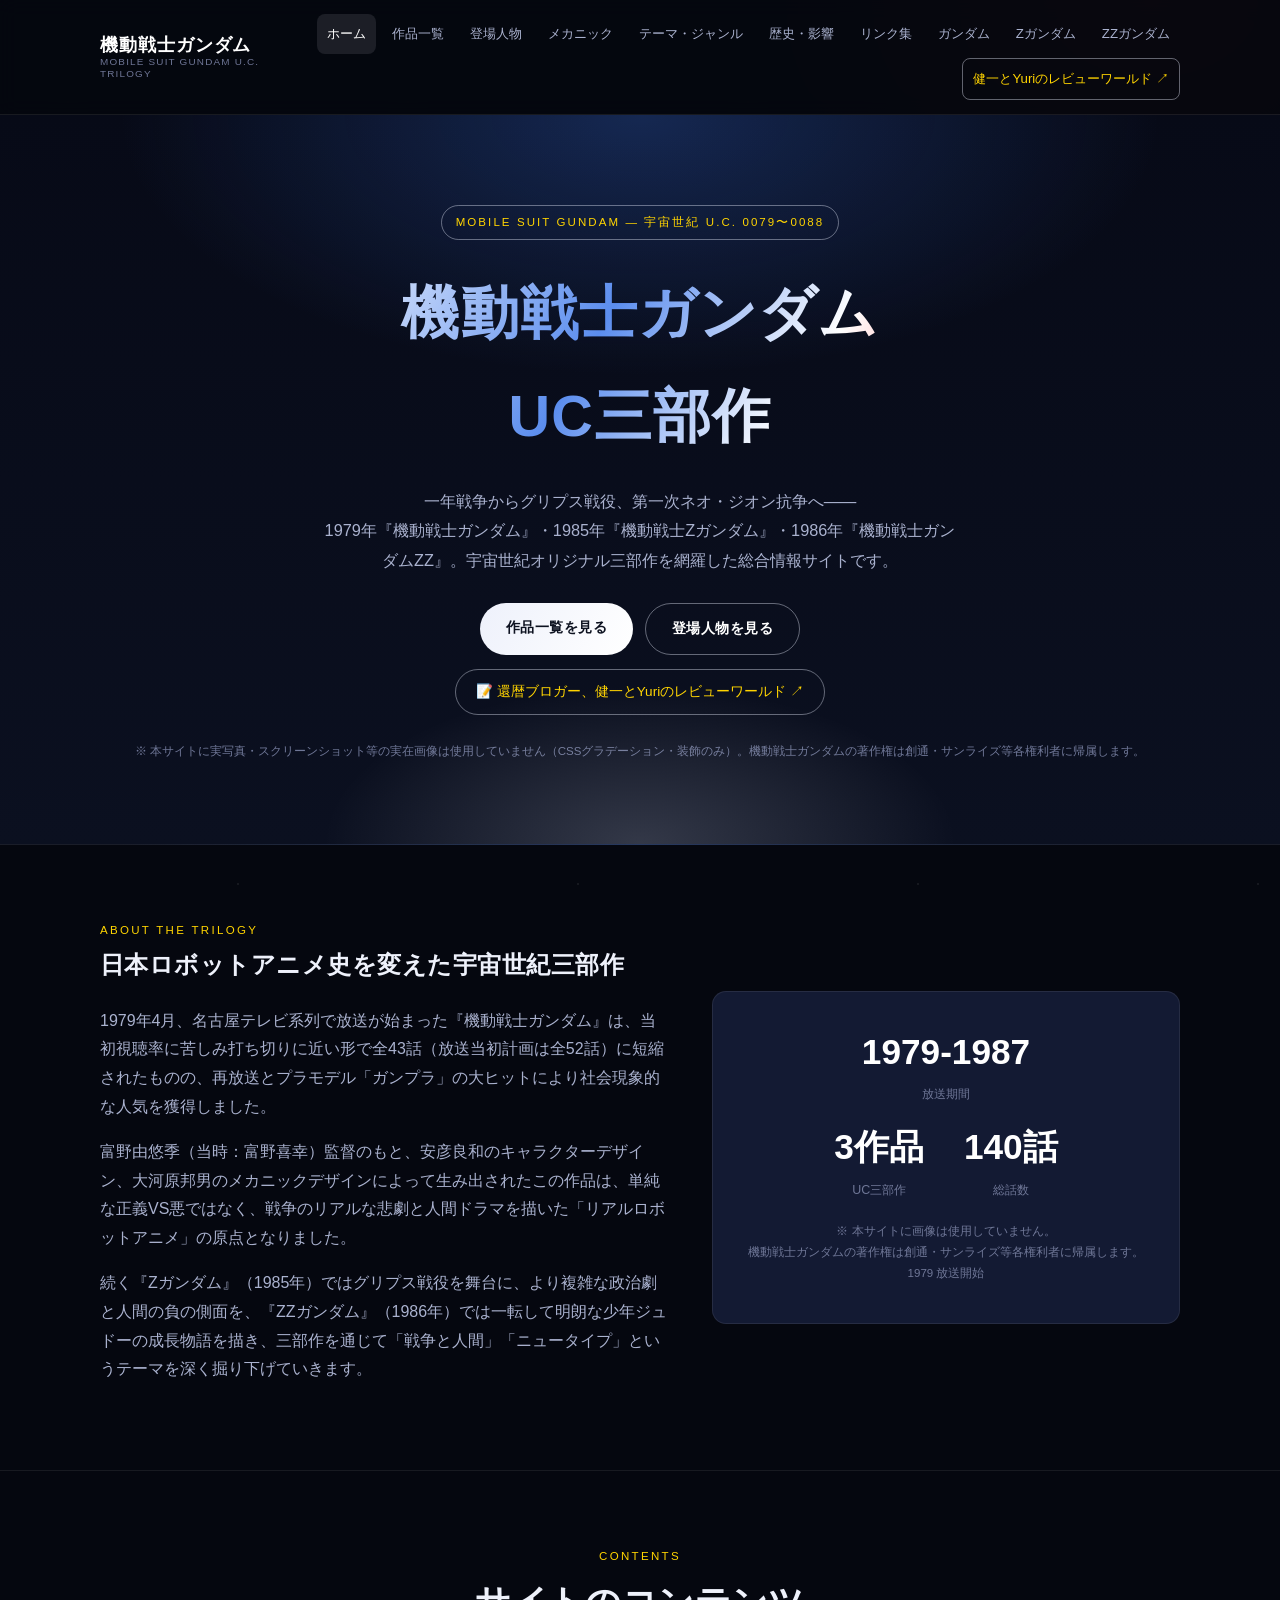
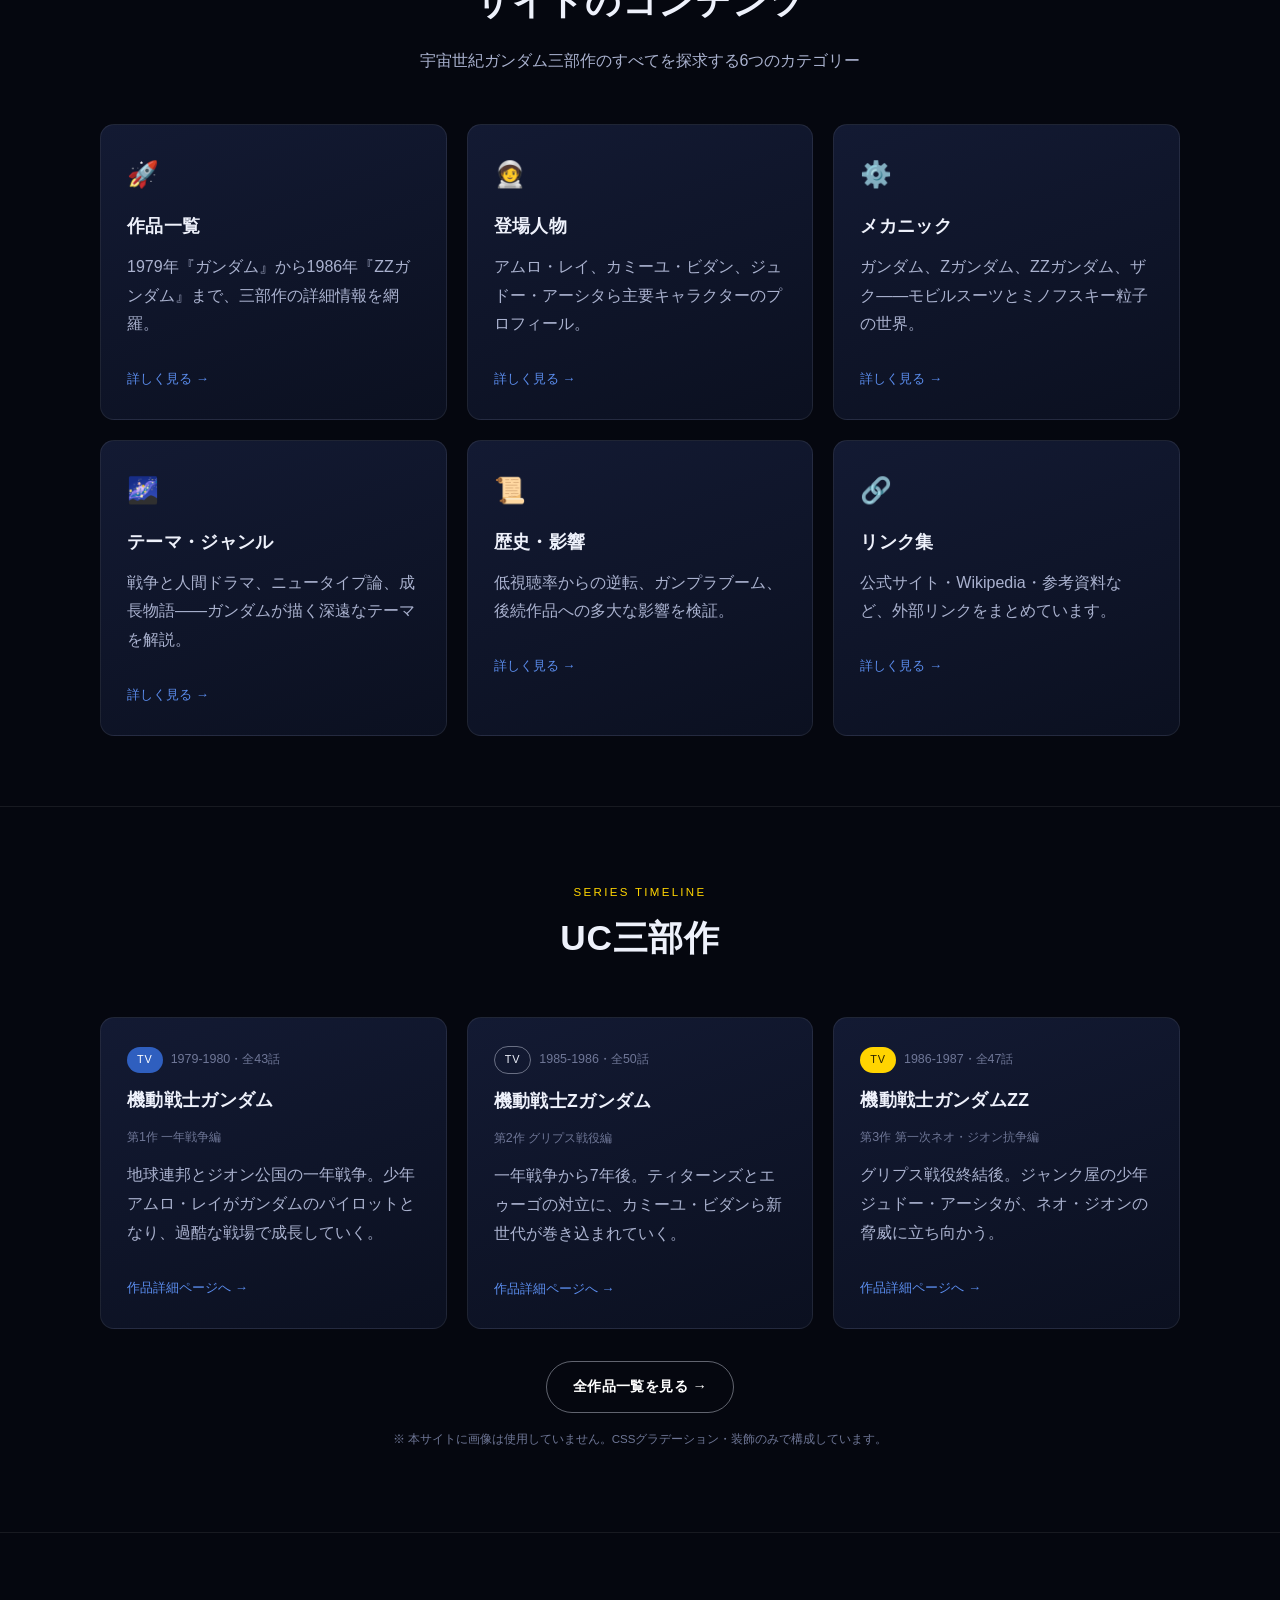
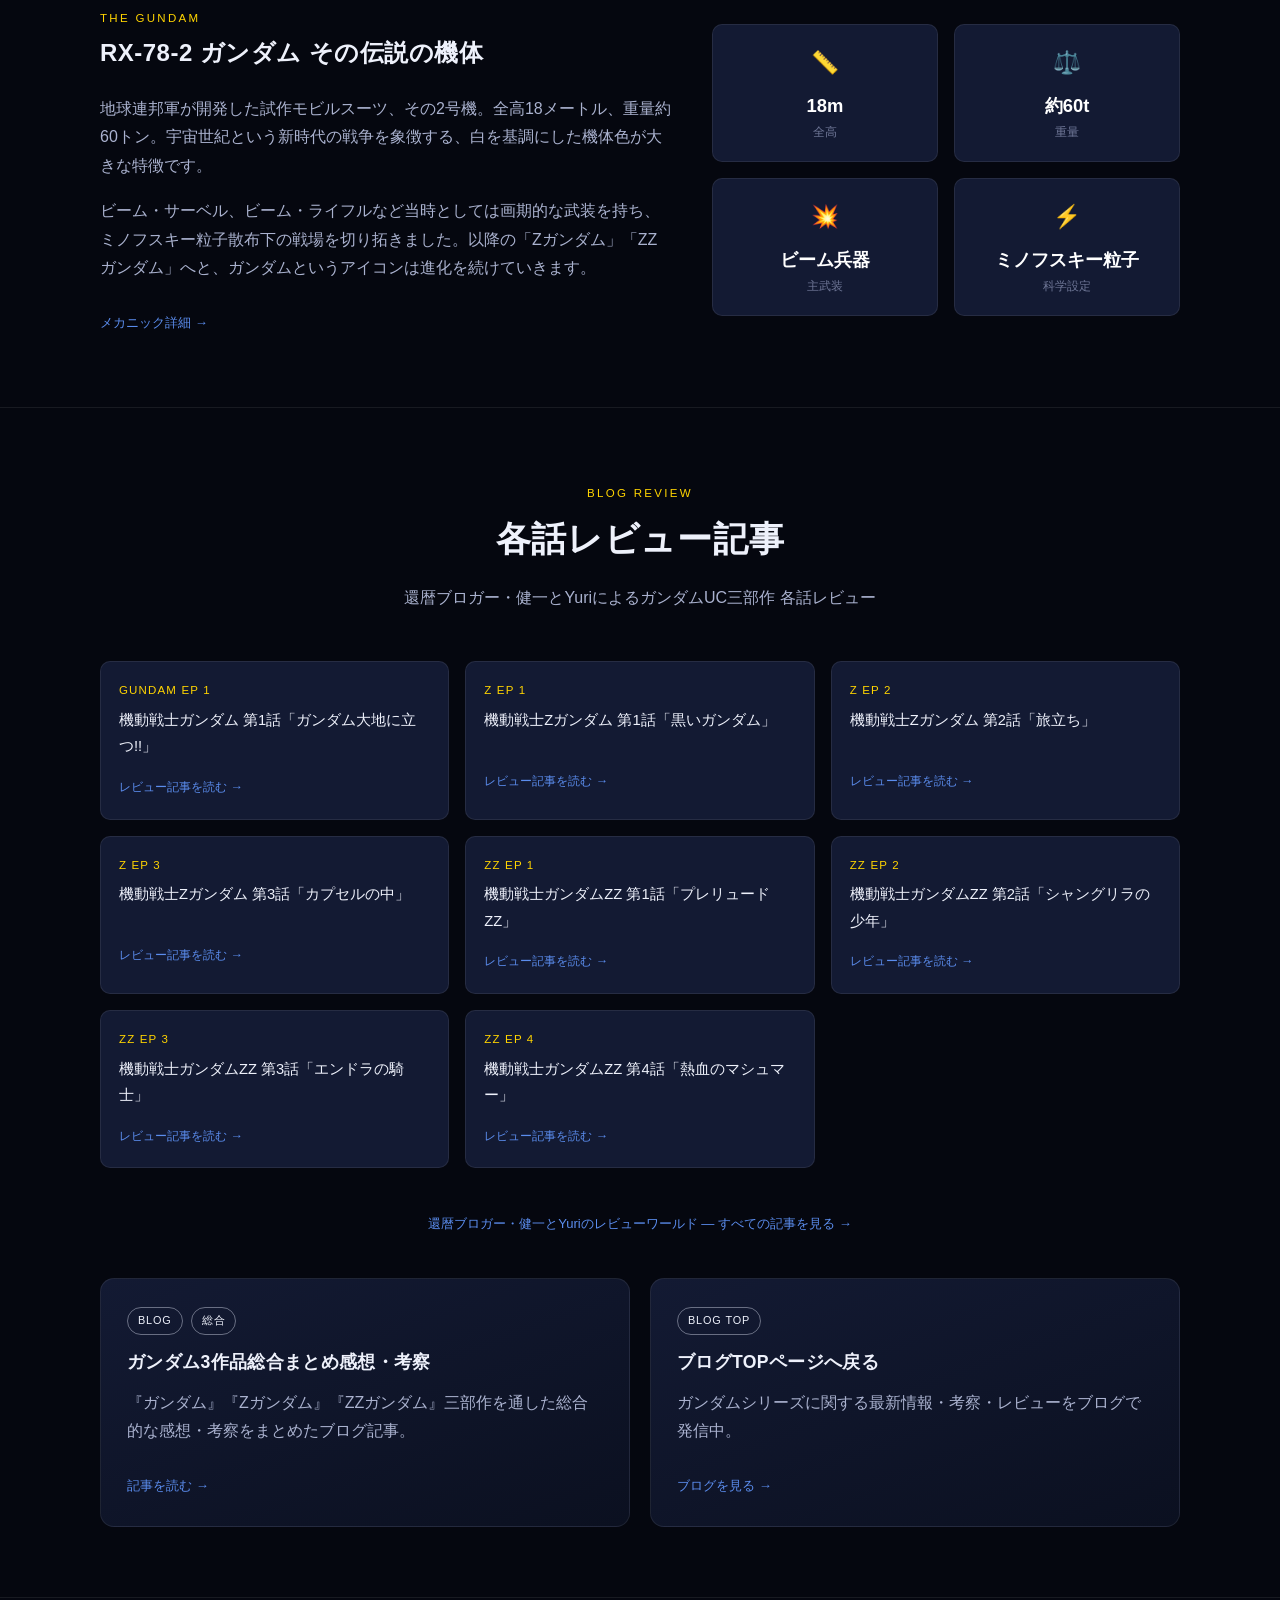
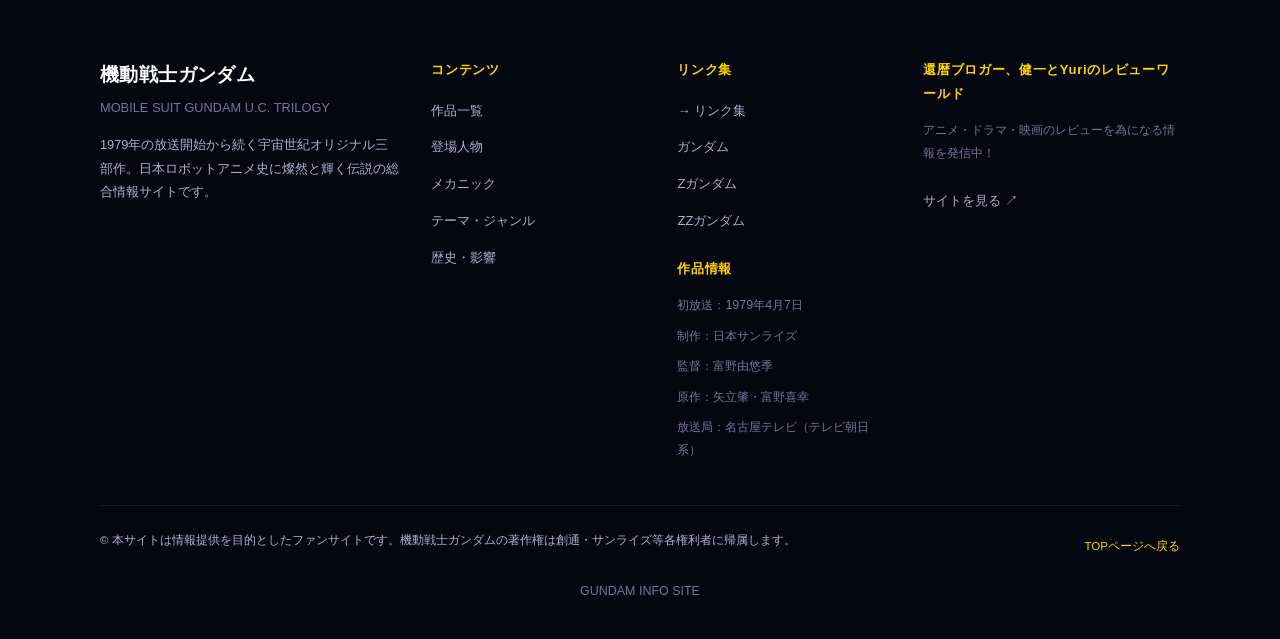
<file: index.html>
<!DOCTYPE html>
<html lang="ja">
<head>
<meta charset="UTF-8">
<meta name="viewport" content="width=device-width, initial-scale=1.0">
<title>機動戦士ガンダム UC三部作 総合情報サイト | MOBILE SUIT GUNDAM</title>
<meta name="description" content="『機動戦士ガンダム』(1979)・『機動戦士Ζガンダム』(1985)・『機動戦士ガンダムΖΖ』(1986) の宇宙世紀オリジナル三部作を網羅した総合情報ファンサイトです。">
<link rel="stylesheet" href="style.css">
</head>
<body>

<header class="site-header">
  <div class="header-inner">
    <a href="index.html" class="logo">
      <span class="logo-main">機動戦士ガンダム</span>
      <span class="logo-sub">MOBILE SUIT GUNDAM U.C. TRILOGY</span>
    </a>
    <button class="nav-toggle" aria-label="メニューを開く" aria-expanded="false">&#9776;</button>
    <nav class="site-nav">
      <a href="index.html">ホーム</a>
      <a href="works.html">作品一覧</a>
      <a href="characters.html">登場人物</a>
      <a href="mechanics.html">メカニック</a>
      <a href="themes.html">テーマ・ジャンル</a>
      <a href="history.html">歴史・影響</a>
      <a href="links.html">リンク集</a>
      <a href="gundam.html">ガンダム</a>
      <a href="zgundam.html">Ζガンダム</a>
      <a href="zzgundam.html">ΖΖガンダム</a>
      <a href="https://www.anime-station.org/" target="_blank" rel="noopener noreferrer" class="nav-external">健一とYuriのレビューワールド ↗</a>
    </nav>
  </div>
</header>

<main>

  <!-- HERO -->
  <section class="hero" style="border-bottom:1px solid var(--border-soft);">
    <div class="container">
      <span class="eyebrow">MOBILE SUIT GUNDAM — 宇宙世紀 U.C. 0079〜0088</span>
      <h1>機動戦士ガンダム<br>UC三部作</h1>
      <p class="lead">一年戦争からグリプス戦役、第一次ネオ・ジオン抗争へ——<br>
      1979年『機動戦士ガンダム』・1985年『機動戦士Ζガンダム』・1986年『機動戦士ガンダムΖΖ』。宇宙世紀オリジナル三部作を網羅した総合情報サイトです。</p>
      <div class="button-row">
        <a href="works.html" class="btn btn-primary">作品一覧を見る</a>
        <a href="characters.html" class="btn btn-outline">登場人物を見る</a>
      </div>
      <div class="button-row">
        <a href="https://www.anime-station.org/" target="_blank" rel="noopener noreferrer" class="btn-blog">📝 還暦ブロガー、健一とYuriのレビューワールド ↗</a>
      </div>
      <p class="hero-note">※ 本サイトに実写真・スクリーンショット等の実在画像は使用していません（CSSグラデーション・装飾のみ）。機動戦士ガンダムの著作権は創通・サンライズ等各権利者に帰属します。</p>
    </div>
  </section>

  <!-- ABOUT -->
  <section>
    <div class="container">
      <div class="two-col">
        <div>
          <span class="section-kicker">ABOUT THE TRILOGY</span>
          <h2 style="margin-bottom:20px;">日本ロボットアニメ史を変えた宇宙世紀三部作</h2>
          <p>1979年4月、名古屋テレビ系列で放送が始まった『機動戦士ガンダム』は、当初視聴率に苦しみ打ち切りに近い形で全43話（放送当初計画は全52話）に短縮されたものの、再放送とプラモデル「ガンプラ」の大ヒットにより社会現象的な人気を獲得しました。</p>
          <p>富野由悠季（当時：富野喜幸）監督のもと、安彦良和のキャラクターデザイン、大河原邦男のメカニックデザインによって生み出されたこの作品は、単純な正義VS悪ではなく、戦争のリアルな悲劇と人間ドラマを描いた「リアルロボットアニメ」の原点となりました。</p>
          <p>続く『Ζガンダム』（1985年）ではグリプス戦役を舞台に、より複雑な政治劇と人間の負の側面を、『ΖΖガンダム』（1986年）では一転して明朗な少年ジュドーの成長物語を描き、三部作を通じて「戦争と人間」「ニュータイプ」というテーマを深く掘り下げていきます。</p>
        </div>
        <div class="panel center">
          <div class="stat-row" style="margin:0 0 10px;">
            <div class="stat"><div class="num">1979-1987</div><div class="label">放送期間</div></div>
          </div>
          <div class="stat-row" style="margin:0;">
            <div class="stat"><div class="num">3作品</div><div class="label">UC三部作</div></div>
            <div class="stat"><div class="num">140話</div><div class="label">総話数</div></div>
          </div>
          <p class="image-note" style="margin-top:20px;">※ 本サイトに画像は使用していません。<br>機動戦士ガンダムの著作権は創通・サンライズ等各権利者に帰属します。<br>1979 放送開始</p>
        </div>
      </div>
    </div>
  </section>

  <!-- CONTENTS -->
  <section>
    <div class="container">
      <div class="section-head">
        <span class="section-kicker">CONTENTS</span>
        <h2>サイトのコンテンツ</h2>
        <p>宇宙世紀ガンダム三部作のすべてを探求する6つのカテゴリー</p>
      </div>
      <div class="grid grid-3">
        <a class="card" href="works.html">
          <div class="card-icon">🚀</div>
          <h3>作品一覧</h3>
          <p>1979年『ガンダム』から1986年『ΖΖガンダム』まで、三部作の詳細情報を網羅。</p>
          <span class="card-link">詳しく見る →</span>
        </a>
        <a class="card" href="characters.html">
          <div class="card-icon">🧑‍🚀</div>
          <h3>登場人物</h3>
          <p>アムロ・レイ、カミーユ・ビダン、ジュドー・アーシタら主要キャラクターのプロフィール。</p>
          <span class="card-link">詳しく見る →</span>
        </a>
        <a class="card" href="mechanics.html">
          <div class="card-icon">⚙️</div>
          <h3>メカニック</h3>
          <p>ガンダム、Ζガンダム、ΖΖガンダム、ザク——モビルスーツとミノフスキー粒子の世界。</p>
          <span class="card-link">詳しく見る →</span>
        </a>
        <a class="card" href="themes.html">
          <div class="card-icon">🌌</div>
          <h3>テーマ・ジャンル</h3>
          <p>戦争と人間ドラマ、ニュータイプ論、成長物語——ガンダムが描く深遠なテーマを解説。</p>
          <span class="card-link">詳しく見る →</span>
        </a>
        <a class="card" href="history.html">
          <div class="card-icon">📜</div>
          <h3>歴史・影響</h3>
          <p>低視聴率からの逆転、ガンプラブーム、後続作品への多大な影響を検証。</p>
          <span class="card-link">詳しく見る →</span>
        </a>
        <a class="card" href="links.html">
          <div class="card-icon">🔗</div>
          <h3>リンク集</h3>
          <p>公式サイト・Wikipedia・参考資料など、外部リンクをまとめています。</p>
          <span class="card-link">詳しく見る →</span>
        </a>
      </div>
    </div>
  </section>

  <!-- SERIES TIMELINE -->
  <section>
    <div class="container">
      <div class="section-head">
        <span class="section-kicker">SERIES TIMELINE</span>
        <h2>UC三部作</h2>
      </div>
      <div class="grid grid-3">
        <a class="card" href="gundam.html">
          <span class="badge badge-blue">TV</span><span class="small">1979-1980・全43話</span>
          <h3 style="margin-top:12px;">機動戦士ガンダム</h3>
          <p class="small">第1作 一年戦争編</p>
          <p>地球連邦とジオン公国の一年戦争。少年アムロ・レイがガンダムのパイロットとなり、過酷な戦場で成長していく。</p>
          <span class="card-link">作品詳細ページへ →</span>
        </a>
        <a class="card" href="zgundam.html">
          <span class="badge badge-outline">TV</span><span class="small">1985-1986・全50話</span>
          <h3 style="margin-top:12px;">機動戦士Ζガンダム</h3>
          <p class="small">第2作 グリプス戦役編</p>
          <p>一年戦争から7年後。ティターンズとエゥーゴの対立に、カミーユ・ビダンら新世代が巻き込まれていく。</p>
          <span class="card-link">作品詳細ページへ →</span>
        </a>
        <a class="card" href="zzgundam.html">
          <span class="badge badge-yellow">TV</span><span class="small">1986-1987・全47話</span>
          <h3 style="margin-top:12px;">機動戦士ガンダムΖΖ</h3>
          <p class="small">第3作 第一次ネオ・ジオン抗争編</p>
          <p>グリプス戦役終結後。ジャンク屋の少年ジュドー・アーシタが、ネオ・ジオンの脅威に立ち向かう。</p>
          <span class="card-link">作品詳細ページへ →</span>
        </a>
      </div>
      <p class="center" style="margin-top:32px;">
        <a href="works.html" class="btn btn-outline">全作品一覧を見る →</a>
      </p>
      <p class="image-note">※ 本サイトに画像は使用していません。CSSグラデーション・装飾のみで構成しています。</p>
    </div>
  </section>

  <!-- THE MS -->
  <section>
    <div class="container">
      <div class="two-col">
        <div>
          <span class="section-kicker">THE GUNDAM</span>
          <h2 style="margin-bottom:20px;">RX-78-2 ガンダム その伝説の機体</h2>
          <p>地球連邦軍が開発した試作モビルスーツ、その2号機。全高18メートル、重量約60トン。宇宙世紀という新時代の戦争を象徴する、白を基調にした機体色が大きな特徴です。</p>
          <p>ビーム・サーベル、ビーム・ライフルなど当時としては画期的な武装を持ち、ミノフスキー粒子散布下の戦場を切り拓きました。以降の「Ζガンダム」「ΖΖガンダム」へと、ガンダムというアイコンは進化を続けていきます。</p>
          <a href="mechanics.html" class="card-link">メカニック詳細 →</a>
        </div>
        <div class="spec-grid" style="grid-template-columns:repeat(2,1fr); margin-bottom:0;">
          <div class="spec-item"><div class="spec-icon">📏</div><div class="spec-value">18m</div><div class="spec-label">全高</div></div>
          <div class="spec-item"><div class="spec-icon">⚖️</div><div class="spec-value">約60t</div><div class="spec-label">重量</div></div>
          <div class="spec-item"><div class="spec-icon">💥</div><div class="spec-value">ビーム兵器</div><div class="spec-label">主武装</div></div>
          <div class="spec-item"><div class="spec-icon">⚡</div><div class="spec-value">ミノフスキー粒子</div><div class="spec-label">科学設定</div></div>
        </div>
      </div>
    </div>
  </section>

  <!-- BLOG REVIEW -->
  <section>
    <div class="container">
      <div class="section-head">
        <span class="section-kicker">BLOG REVIEW</span>
        <h2>各話レビュー記事</h2>
        <p>還暦ブロガー・健一とYuriによるガンダムUC三部作 各話レビュー</p>
      </div>
      <div class="ep-grid">
        <div class="ep-card"><div class="ep-num">GUNDAM EP 1</div><div class="ep-title">機動戦士ガンダム 第1話「ガンダム大地に立つ!!」</div><a class="ep-link" href="https://ameblo.jp/kenanime2026/entry-12972201950.html" target="_blank" rel="noopener noreferrer">レビュー記事を読む →</a></div>
        <div class="ep-card"><div class="ep-num">Ζ EP 1</div><div class="ep-title">機動戦士Ζガンダム 第1話「黒いガンダム」</div><a class="ep-link" href="https://ameblo.jp/kenanime2026/entry-12972505602.html" target="_blank" rel="noopener noreferrer">レビュー記事を読む →</a></div>
        <div class="ep-card"><div class="ep-num">Ζ EP 2</div><div class="ep-title">機動戦士Ζガンダム 第2話「旅立ち」</div><a class="ep-link" href="https://ameblo.jp/kenanime2026/entry-12973173282.html" target="_blank" rel="noopener noreferrer">レビュー記事を読む →</a></div>
        <div class="ep-card"><div class="ep-num">Ζ EP 3</div><div class="ep-title">機動戦士Ζガンダム 第3話「カプセルの中」</div><a class="ep-link" href="https://ameblo.jp/kenanime2026/entry-12973803558.html" target="_blank" rel="noopener noreferrer">レビュー記事を読む →</a></div>
        <div class="ep-card"><div class="ep-num">ΖΖ EP 1</div><div class="ep-title">機動戦士ガンダムΖΖ 第1話「プレリュードΖΖ」</div><a class="ep-link" href="https://ameblo.jp/kenanime2026/entry-12972090664.html" target="_blank" rel="noopener noreferrer">レビュー記事を読む →</a></div>
        <div class="ep-card"><div class="ep-num">ΖΖ EP 2</div><div class="ep-title">機動戦士ガンダムΖΖ 第2話「シャングリラの少年」</div><a class="ep-link" href="https://ameblo.jp/kenanime2026/entry-12972800681.html" target="_blank" rel="noopener noreferrer">レビュー記事を読む →</a></div>
        <div class="ep-card"><div class="ep-num">ΖΖ EP 3</div><div class="ep-title">機動戦士ガンダムΖΖ 第3話「エンドラの騎士」</div><a class="ep-link" href="https://ameblo.jp/kenanime2026/entry-12973432655.html" target="_blank" rel="noopener noreferrer">レビュー記事を読む →</a></div>
        <div class="ep-card"><div class="ep-num">ΖΖ EP 4</div><div class="ep-title">機動戦士ガンダムΖΖ 第4話「熱血のマシュマー」</div><a class="ep-link" href="https://ameblo.jp/kenanime2026/entry-12974123409.html" target="_blank" rel="noopener noreferrer">レビュー記事を読む →</a></div>
      </div>
      <p class="center" style="margin-top:32px;">
        <a href="https://www.anime-station.org/" target="_blank" rel="noopener noreferrer" class="card-link">還暦ブロガー・健一とYuriのレビューワールド — すべての記事を見る →</a>
      </p>

      <div class="grid grid-2" style="margin-top:40px;">
        <a class="card" href="https://ameblo.jp/kenanime2026/entry-12974186454.html" target="_blank" rel="noopener noreferrer">
          <span class="badge badge-outline">BLOG</span><span class="badge badge-outline">総合</span>
          <h3 style="margin-top:12px;">ガンダム3作品総合まとめ感想・考察</h3>
          <p>『ガンダム』『Ζガンダム』『ΖΖガンダム』三部作を通した総合的な感想・考察をまとめたブログ記事。</p>
          <span class="card-link">記事を読む →</span>
        </a>
        <a class="card" href="https://www.anime-station.org/" target="_blank" rel="noopener noreferrer">
          <span class="badge badge-outline">BLOG TOP</span>
          <h3 style="margin-top:12px;">ブログTOPページへ戻る</h3>
          <p>ガンダムシリーズに関する最新情報・考察・レビューをブログで発信中。</p>
          <span class="card-link">ブログを見る →</span>
        </a>
      </div>
    </div>
  </section>

</main>

<footer class="site-footer">
  <div class="container">
    <div class="footer-inner">
      <div class="footer-brand">
        <h2>機動戦士ガンダム</h2>
        <p class="small" style="margin-bottom:14px;">MOBILE SUIT GUNDAM U.C. TRILOGY</p>
        <p>1979年の放送開始から続く宇宙世紀オリジナル三部作。日本ロボットアニメ史に燦然と輝く伝説の総合情報サイトです。</p>
      </div>
      <div class="footer-col">
        <h3>コンテンツ</h3>
        <ul>
          <li><a href="works.html">作品一覧</a></li>
          <li><a href="characters.html">登場人物</a></li>
          <li><a href="mechanics.html">メカニック</a></li>
          <li><a href="themes.html">テーマ・ジャンル</a></li>
          <li><a href="history.html">歴史・影響</a></li>
        </ul>
      </div>
      <div class="footer-col">
        <h3>リンク集</h3>
        <ul>
          <li><a href="links.html">→ リンク集</a></li>
          <li><a href="gundam.html">ガンダム</a></li>
          <li><a href="zgundam.html">Ζガンダム</a></li>
          <li><a href="zzgundam.html">ΖΖガンダム</a></li>
        </ul>
        <h3 style="margin-top:22px;">作品情報</h3>
        <ul class="footer-info">
          <li>初放送：1979年4月7日</li>
          <li>制作：日本サンライズ</li>
          <li>監督：富野由悠季</li>
          <li>原作：矢立肇・富野喜幸</li>
          <li>放送局：名古屋テレビ（テレビ朝日系）</li>
        </ul>
      </div>
      <div class="footer-col">
        <h3>還暦ブロガー、健一とYuriのレビューワールド</h3>
        <p class="small">アニメ・ドラマ・映画のレビューを為になる情報を発信中！</p>
        <a href="https://www.anime-station.org/" target="_blank" rel="noopener noreferrer" class="card-link">サイトを見る ↗</a>
      </div>
    </div>
    <div class="footer-bottom">
      <p>© 本サイトは情報提供を目的としたファンサイトです。機動戦士ガンダムの著作権は創通・サンライズ等各権利者に帰属します。</p>
      <a href="index.html">TOPページへ戻る</a>
    </div>
    <p class="small center" style="margin-top:18px;">GUNDAM INFO SITE</p>
  </div>
</footer>

<script src="script.js"></script>
</body>
</html>
</file>
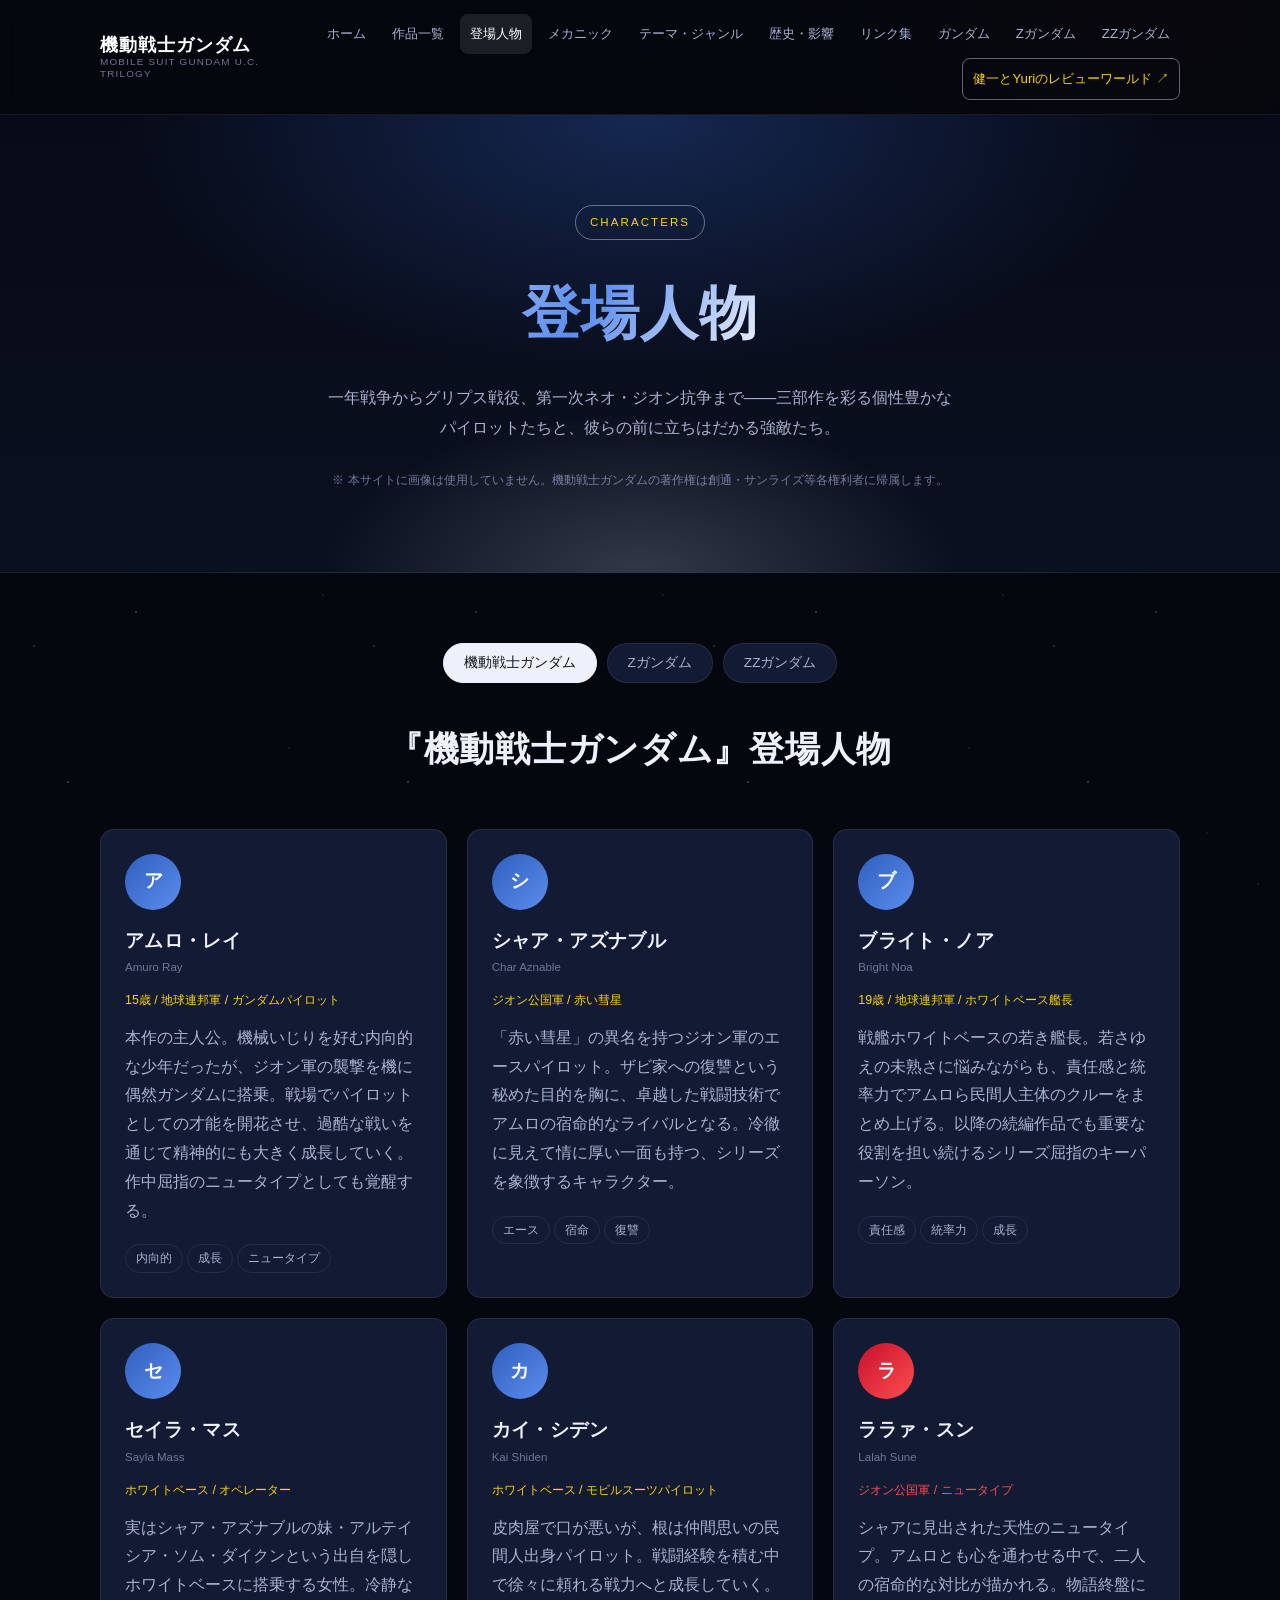
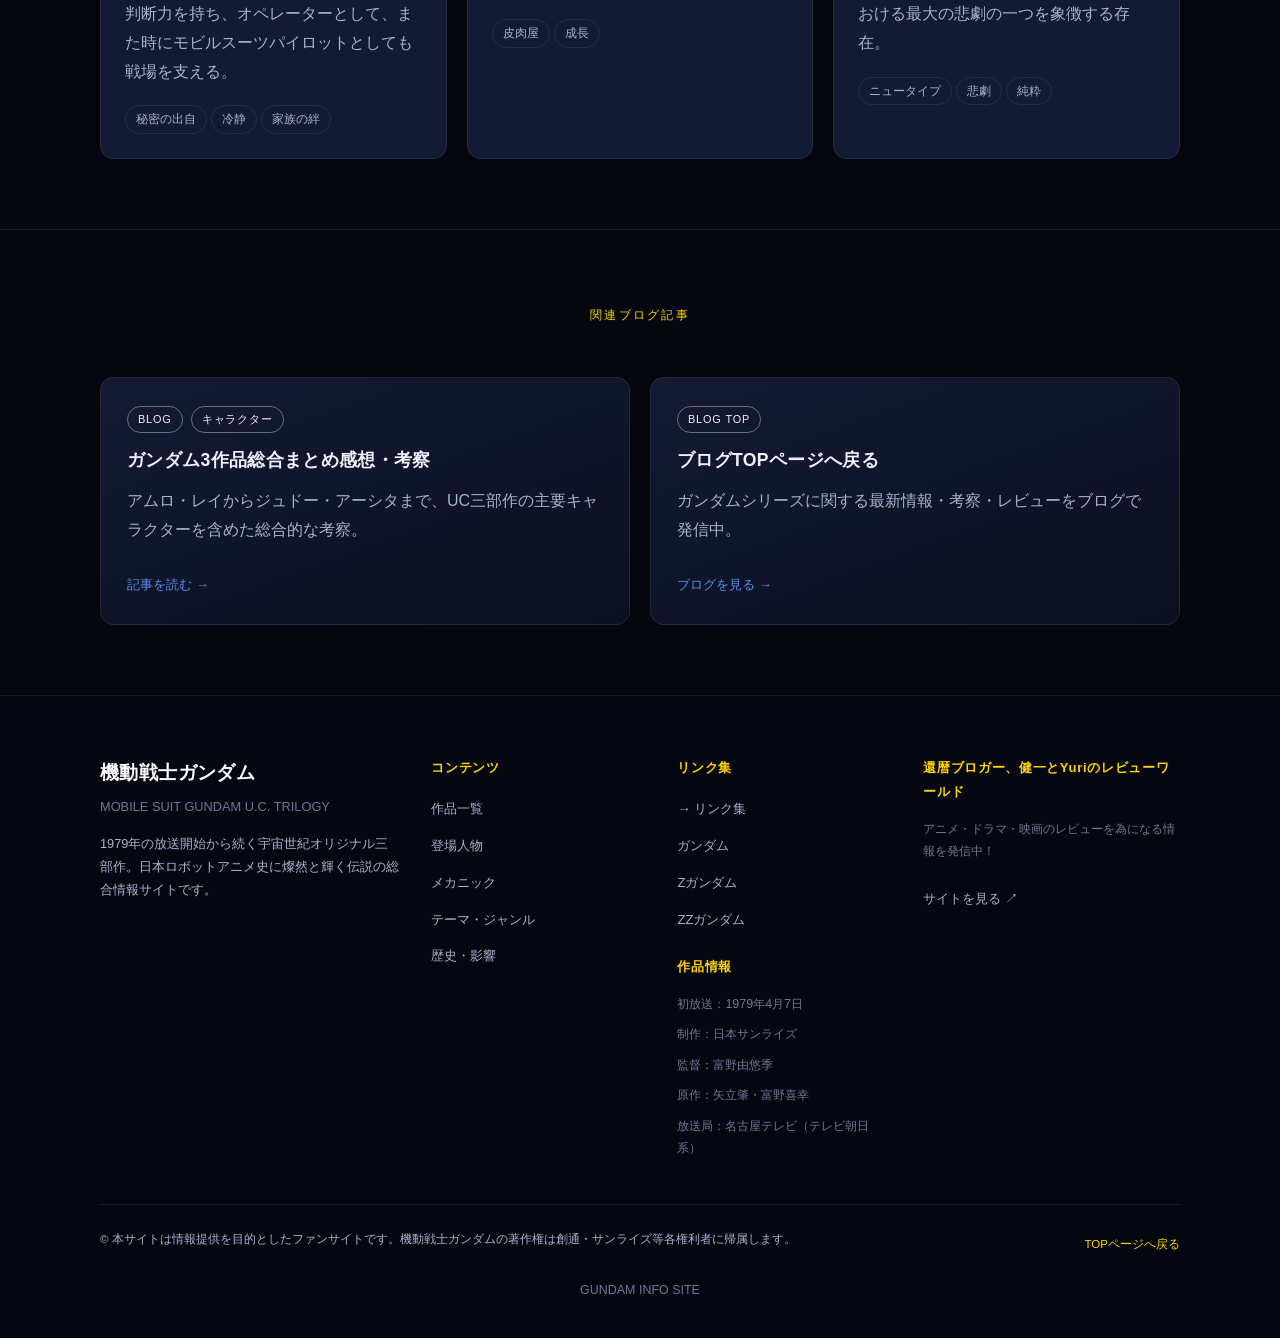
<file: characters.html>
<!DOCTYPE html>
<html lang="ja">
<head>
<meta charset="UTF-8">
<meta name="viewport" content="width=device-width, initial-scale=1.0">
<title>登場人物 | 機動戦士ガンダム UC三部作 総合情報サイト</title>
<meta name="description" content="アムロ・レイ、カミーユ・ビダン、ジュドー・アーシタ、シャア・アズナブルら、UC三部作の主要登場人物のプロフィールを作品別に紹介。">
<link rel="stylesheet" href="style.css">
</head>
<body>

<header class="site-header">
  <div class="header-inner">
    <a href="index.html" class="logo">
      <span class="logo-main">機動戦士ガンダム</span>
      <span class="logo-sub">MOBILE SUIT GUNDAM U.C. TRILOGY</span>
    </a>
    <button class="nav-toggle" aria-label="メニューを開く" aria-expanded="false">&#9776;</button>
    <nav class="site-nav">
      <a href="index.html">ホーム</a>
      <a href="works.html">作品一覧</a>
      <a href="characters.html">登場人物</a>
      <a href="mechanics.html">メカニック</a>
      <a href="themes.html">テーマ・ジャンル</a>
      <a href="history.html">歴史・影響</a>
      <a href="links.html">リンク集</a>
      <a href="gundam.html">ガンダム</a>
      <a href="zgundam.html">Ζガンダム</a>
      <a href="zzgundam.html">ΖΖガンダム</a>
      <a href="https://www.anime-station.org/" target="_blank" rel="noopener noreferrer" class="nav-external">健一とYuriのレビューワールド ↗</a>
    </nav>
  </div>
</header>

<main>

  <section class="hero">
    <div class="container">
      <span class="eyebrow">CHARACTERS</span>
      <h1>登場人物</h1>
      <p class="lead">一年戦争からグリプス戦役、第一次ネオ・ジオン抗争まで——三部作を彩る個性豊かなパイロットたちと、彼らの前に立ちはだかる強敵たち。</p>
      <p class="hero-note">※ 本サイトに画像は使用していません。機動戦士ガンダムの著作権は創通・サンライズ等各権利者に帰属します。</p>
    </div>
  </section>

  <section>
    <div class="container">

      <div class="tabbar" data-tab-group="characters">
        <button class="tab-btn active" data-tab-target="gundam">機動戦士ガンダム</button>
        <button class="tab-btn" data-tab-target="zgundam">Ζガンダム</button>
        <button class="tab-btn" data-tab-target="zzgundam">ΖΖガンダム</button>
      </div>

      <!-- GUNDAM PANEL -->
      <div class="tab-panel active" data-tab-panel="characters" data-tab-value="gundam">
        <div class="section-head">
          <h2>『機動戦士ガンダム』登場人物</h2>
        </div>
        <div class="grid grid-3">

          <div class="char-card">
            <div class="char-avatar">ア</div>
            <h3>アムロ・レイ</h3>
            <p class="char-name-en">Amuro Ray</p>
            <p class="char-meta">15歳 / 地球連邦軍 / ガンダムパイロット</p>
            <p>本作の主人公。機械いじりを好む内向的な少年だったが、ジオン軍の襲撃を機に偶然ガンダムに搭乗。戦場でパイロットとしての才能を開花させ、過酷な戦いを通じて精神的にも大きく成長していく。作中屈指のニュータイプとしても覚醒する。</p>
            <span class="tag">内向的</span><span class="tag">成長</span><span class="tag">ニュータイプ</span>
          </div>

          <div class="char-card">
            <div class="char-avatar">シ</div>
            <h3>シャア・アズナブル</h3>
            <p class="char-name-en">Char Aznable</p>
            <p class="char-meta">ジオン公国軍 / 赤い彗星</p>
            <p>「赤い彗星」の異名を持つジオン軍のエースパイロット。ザビ家への復讐という秘めた目的を胸に、卓越した戦闘技術でアムロの宿命的なライバルとなる。冷徹に見えて情に厚い一面も持つ、シリーズを象徴するキャラクター。</p>
            <span class="tag">エース</span><span class="tag">宿命</span><span class="tag">復讐</span>
          </div>

          <div class="char-card">
            <div class="char-avatar">ブ</div>
            <h3>ブライト・ノア</h3>
            <p class="char-name-en">Bright Noa</p>
            <p class="char-meta">19歳 / 地球連邦軍 / ホワイトベース艦長</p>
            <p>戦艦ホワイトベースの若き艦長。若さゆえの未熟さに悩みながらも、責任感と統率力でアムロら民間人主体のクルーをまとめ上げる。以降の続編作品でも重要な役割を担い続けるシリーズ屈指のキーパーソン。</p>
            <span class="tag">責任感</span><span class="tag">統率力</span><span class="tag">成長</span>
          </div>

          <div class="char-card">
            <div class="char-avatar">セ</div>
            <h3>セイラ・マス</h3>
            <p class="char-name-en">Sayla Mass</p>
            <p class="char-meta">ホワイトベース / オペレーター</p>
            <p>実はシャア・アズナブルの妹・アルテイシア・ソム・ダイクンという出自を隠しホワイトベースに搭乗する女性。冷静な判断力を持ち、オペレーターとして、また時にモビルスーツパイロットとしても戦場を支える。</p>
            <span class="tag">秘密の出自</span><span class="tag">冷静</span><span class="tag">家族の絆</span>
          </div>

          <div class="char-card">
            <div class="char-avatar">カ</div>
            <h3>カイ・シデン</h3>
            <p class="char-name-en">Kai Shiden</p>
            <p class="char-meta">ホワイトベース / モビルスーツパイロット</p>
            <p>皮肉屋で口が悪いが、根は仲間思いの民間人出身パイロット。戦闘経験を積む中で徐々に頼れる戦力へと成長していく。</p>
            <span class="tag">皮肉屋</span><span class="tag">成長</span>
          </div>

          <div class="char-card enemy">
            <div class="char-avatar">ラ</div>
            <h3>ララァ・スン</h3>
            <p class="char-name-en">Lalah Sune</p>
            <p class="char-meta">ジオン公国軍 / ニュータイプ</p>
            <p>シャアに見出された天性のニュータイプ。アムロとも心を通わせる中で、二人の宿命的な対比が描かれる。物語終盤における最大の悲劇の一つを象徴する存在。</p>
            <span class="tag">ニュータイプ</span><span class="tag">悲劇</span><span class="tag">純粋</span>
          </div>

        </div>
      </div>

      <!-- ZGUNDAM PANEL -->
      <div class="tab-panel" data-tab-panel="characters" data-tab-value="zgundam">
        <div class="section-head">
          <h2>『機動戦士Ζガンダム』登場人物</h2>
        </div>
        <div class="grid grid-3">

          <div class="char-card">
            <div class="char-avatar">カ</div>
            <h3>カミーユ・ビダン</h3>
            <p class="char-name-en">Kamille Bidan</p>
            <p class="char-meta">エゥーゴ / Ζガンダムパイロット</p>
            <p>本作の主人公。ティターンズ士官への反発から事件を起こし、成り行きでΖガンダムのパイロットとなる。感受性が強く激しやすい性格で、戦争の理不尽さと人間の悪意に何度も直面しながら、強いニュータイプとして覚醒していく。</p>
            <span class="tag">激情</span><span class="tag">ニュータイプ</span><span class="tag">葛藤</span>
          </div>

          <div class="char-card">
            <div class="char-avatar">ク</div>
            <h3>クワトロ・バジーナ（シャア・アズナブル）</h3>
            <p class="char-name-en">Quattro Bajeena / Char Aznable</p>
            <p class="char-meta">エゥーゴ / 前作の登場人物</p>
            <p>正体を隠しエゥーゴの指揮官として再登場するシャア・アズナブル。カミーユの才能を見出し、師のような存在として導く一方、自身もまた過去との決着に向き合っていく。</p>
            <span class="tag">変装</span><span class="tag">師弟</span><span class="tag">宿命</span>
          </div>

          <div class="char-card">
            <div class="char-avatar">ブ</div>
            <h3>ブライト・ノア</h3>
            <p class="char-name-en">Bright Noa</p>
            <p class="char-meta">エゥーゴ / アーガマ艦長</p>
            <p>前作から引き続き登場する艦長。今作では新戦艦アーガマを率い、若く未熟なカミーユたちを時に厳しく、時に温かく導いていく。</p>
            <span class="tag">指揮官</span><span class="tag">継承</span>
          </div>

          <div class="char-card enemy">
            <div class="char-avatar">ジ</div>
            <h3>ジェリド・メサ</h3>
            <p class="char-name-en">Jerid Messa</p>
            <p class="char-meta">ティターンズ / モビルスーツパイロット</p>
            <p>ティターンズの若手士官。カミーユとの因縁から幾度も激突するライバル的存在。功名心と劣等感の間で揺れ動く、人間味あふれるキャラクター。</p>
            <span class="tag">ライバル</span><span class="tag">功名心</span>
          </div>

          <div class="char-card enemy">
            <div class="char-avatar">パ</div>
            <h3>パプテマス・シロッコ</h3>
            <p class="char-name-en">Paptimus Scirocco</p>
            <p class="char-meta">ティターンズ→独自勢力 / 強力なニュータイプ</p>
            <p>圧倒的なカリスマと戦闘能力を持つ野心家。ティターンズを利用しながら独自の野望を追求する、シリーズ屈指の強敵として立ちはだかる。</p>
            <span class="tag">野心</span><span class="tag">カリスマ</span><span class="tag">強敵</span>
          </div>

          <div class="char-card enemy">
            <div class="char-avatar">ハ</div>
            <h3>ハマーン・カーン</h3>
            <p class="char-name-en">Haman Karn</p>
            <p class="char-meta">アクシズ（ジオン残党） / 指導者</p>
            <p>ジオン残党勢力アクシズを率いる若き女性指導者。優れたニュータイプ能力とカリスマ性を併せ持ち、三つ巴の抗争に大きな影響を及ぼす。続く『ΖΖガンダム』にも引き続き登場する。</p>
            <span class="tag">カリスマ</span><span class="tag">指導者</span><span class="tag">ニュータイプ</span>
          </div>

        </div>
      </div>

      <!-- ZZGUNDAM PANEL -->
      <div class="tab-panel" data-tab-panel="characters" data-tab-value="zzgundam">
        <div class="section-head">
          <h2>『機動戦士ガンダムΖΖ』登場人物</h2>
        </div>
        <div class="grid grid-3">

          <div class="char-card">
            <div class="char-avatar">ジ</div>
            <h3>ジュドー・アーシタ</h3>
            <p class="char-name-en">Judau Ashta</p>
            <p class="char-meta">14歳 / シャングリラのジャンク屋 / ΖΖガンダムパイロット</p>
            <p>スペースコロニー「シャングリラ」でジャンク屋として妹たちを養っていた明朗な少年。ひょんなことからΖΖガンダムのパイロットとなり、大人たちの戦争に巻き込まれながらも持ち前の明るさとニュータイプとしての力で困難を乗り越えていく。</p>
            <span class="tag">明朗</span><span class="tag">妹思い</span><span class="tag">ニュータイプ</span>
          </div>

          <div class="char-card">
            <div class="char-avatar">ブ</div>
            <h3>ブライト・ノア</h3>
            <p class="char-name-en">Bright Noa</p>
            <p class="char-meta">エゥーゴ→地球連邦軍 / アーガマ艦長</p>
            <p>前2作から続投する艦長。今作では若く粗削りなジュドーたちのクルーをまとめ上げ、宇宙世紀三部作を通じた「継承」の象徴的存在となる。</p>
            <span class="tag">継承</span><span class="tag">指揮官</span>
          </div>

          <div class="char-card">
            <div class="char-avatar">リ</div>
            <h3>リィナ・アーシタ</h3>
            <p class="char-name-en">Leena Ashta</p>
            <p class="char-meta">ジュドーの妹</p>
            <p>ジュドーが命を懸けて守ろうとする幼い妹。物語序盤で誘拐され、彼女の救出がジュドーが戦いに身を投じるきっかけとなる。</p>
            <span class="tag">家族愛</span><span class="tag">きっかけ</span>
          </div>

          <div class="char-card enemy">
            <div class="char-avatar">ハ</div>
            <h3>ハマーン・カーン</h3>
            <p class="char-name-en">Haman Karn</p>
            <p class="char-meta">ネオ・ジオン / 指導者</p>
            <p>前作から続投する、ネオ・ジオンを率いる指導者。地球圏制覇を目指してジュドーたちの前に立ちはだかる。同じニュータイプであるジュドーに複雑な感情を抱く場面も描かれる。</p>
            <span class="tag">カリスマ</span><span class="tag">宿敵</span>
          </div>

          <div class="char-card enemy">
            <div class="char-avatar">プ</div>
            <h3>プル</h3>
            <p class="char-name-en">Puru</p>
            <p class="char-meta">ネオ・ジオン / 強化人間</p>
            <p>ネオ・ジオンによって生み出された強化人間の少女。ジュドーとの関わりの中で心を通わせていくが、その出自が大きな悲劇を生む。</p>
            <span class="tag">強化人間</span><span class="tag">悲劇</span><span class="tag">純粋</span>
          </div>

          <div class="char-card enemy">
            <div class="char-avatar">マ</div>
            <h3>マシュマー・セロ</h3>
            <p class="char-name-en">Mashymre Cello</p>
            <p class="char-meta">ネオ・ジオン / 熱血漢の士官</p>
            <p>ハマーンへの熱烈な忠誠を胸に戦うネオ・ジオンの士官。豪快で情熱的な性格から、シリーズきっての人気キャラクターの一人となった。</p>
            <span class="tag">熱血</span><span class="tag">忠誠</span>
          </div>

        </div>
      </div>

    </div>
  </section>

  <!-- BLOG -->
  <section>
    <div class="container">
      <div class="section-head">
        <span class="section-kicker">関連ブログ記事</span>
      </div>
      <div class="grid grid-2">
        <a class="card" href="https://ameblo.jp/kenanime2026/entry-12974186454.html" target="_blank" rel="noopener noreferrer">
          <span class="badge badge-outline">BLOG</span><span class="badge badge-outline">キャラクター</span>
          <h3 style="margin-top:12px;">ガンダム3作品総合まとめ感想・考察</h3>
          <p>アムロ・レイからジュドー・アーシタまで、UC三部作の主要キャラクターを含めた総合的な考察。</p>
          <span class="card-link">記事を読む →</span>
        </a>
        <a class="card" href="https://www.anime-station.org/" target="_blank" rel="noopener noreferrer">
          <span class="badge badge-outline">BLOG TOP</span>
          <h3 style="margin-top:12px;">ブログTOPページへ戻る</h3>
          <p>ガンダムシリーズに関する最新情報・考察・レビューをブログで発信中。</p>
          <span class="card-link">ブログを見る →</span>
        </a>
      </div>
    </div>
  </section>

</main>

<footer class="site-footer">
  <div class="container">
    <div class="footer-inner">
      <div class="footer-brand">
        <h2>機動戦士ガンダム</h2>
        <p class="small" style="margin-bottom:14px;">MOBILE SUIT GUNDAM U.C. TRILOGY</p>
        <p>1979年の放送開始から続く宇宙世紀オリジナル三部作。日本ロボットアニメ史に燦然と輝く伝説の総合情報サイトです。</p>
      </div>
      <div class="footer-col">
        <h3>コンテンツ</h3>
        <ul>
          <li><a href="works.html">作品一覧</a></li>
          <li><a href="characters.html">登場人物</a></li>
          <li><a href="mechanics.html">メカニック</a></li>
          <li><a href="themes.html">テーマ・ジャンル</a></li>
          <li><a href="history.html">歴史・影響</a></li>
        </ul>
      </div>
      <div class="footer-col">
        <h3>リンク集</h3>
        <ul>
          <li><a href="links.html">→ リンク集</a></li>
          <li><a href="gundam.html">ガンダム</a></li>
          <li><a href="zgundam.html">Ζガンダム</a></li>
          <li><a href="zzgundam.html">ΖΖガンダム</a></li>
        </ul>
        <h3 style="margin-top:22px;">作品情報</h3>
        <ul class="footer-info">
          <li>初放送：1979年4月7日</li>
          <li>制作：日本サンライズ</li>
          <li>監督：富野由悠季</li>
          <li>原作：矢立肇・富野喜幸</li>
          <li>放送局：名古屋テレビ（テレビ朝日系）</li>
        </ul>
      </div>
      <div class="footer-col">
        <h3>還暦ブロガー、健一とYuriのレビューワールド</h3>
        <p class="small">アニメ・ドラマ・映画のレビューを為になる情報を発信中！</p>
        <a href="https://www.anime-station.org/" target="_blank" rel="noopener noreferrer" class="card-link">サイトを見る ↗</a>
      </div>
    </div>
    <div class="footer-bottom">
      <p>© 本サイトは情報提供を目的としたファンサイトです。機動戦士ガンダムの著作権は創通・サンライズ等各権利者に帰属します。</p>
      <a href="index.html">TOPページへ戻る</a>
    </div>
    <p class="small center" style="margin-top:18px;">GUNDAM INFO SITE</p>
  </div>
</footer>

<script src="script.js"></script>
</body>
</html>
</file>
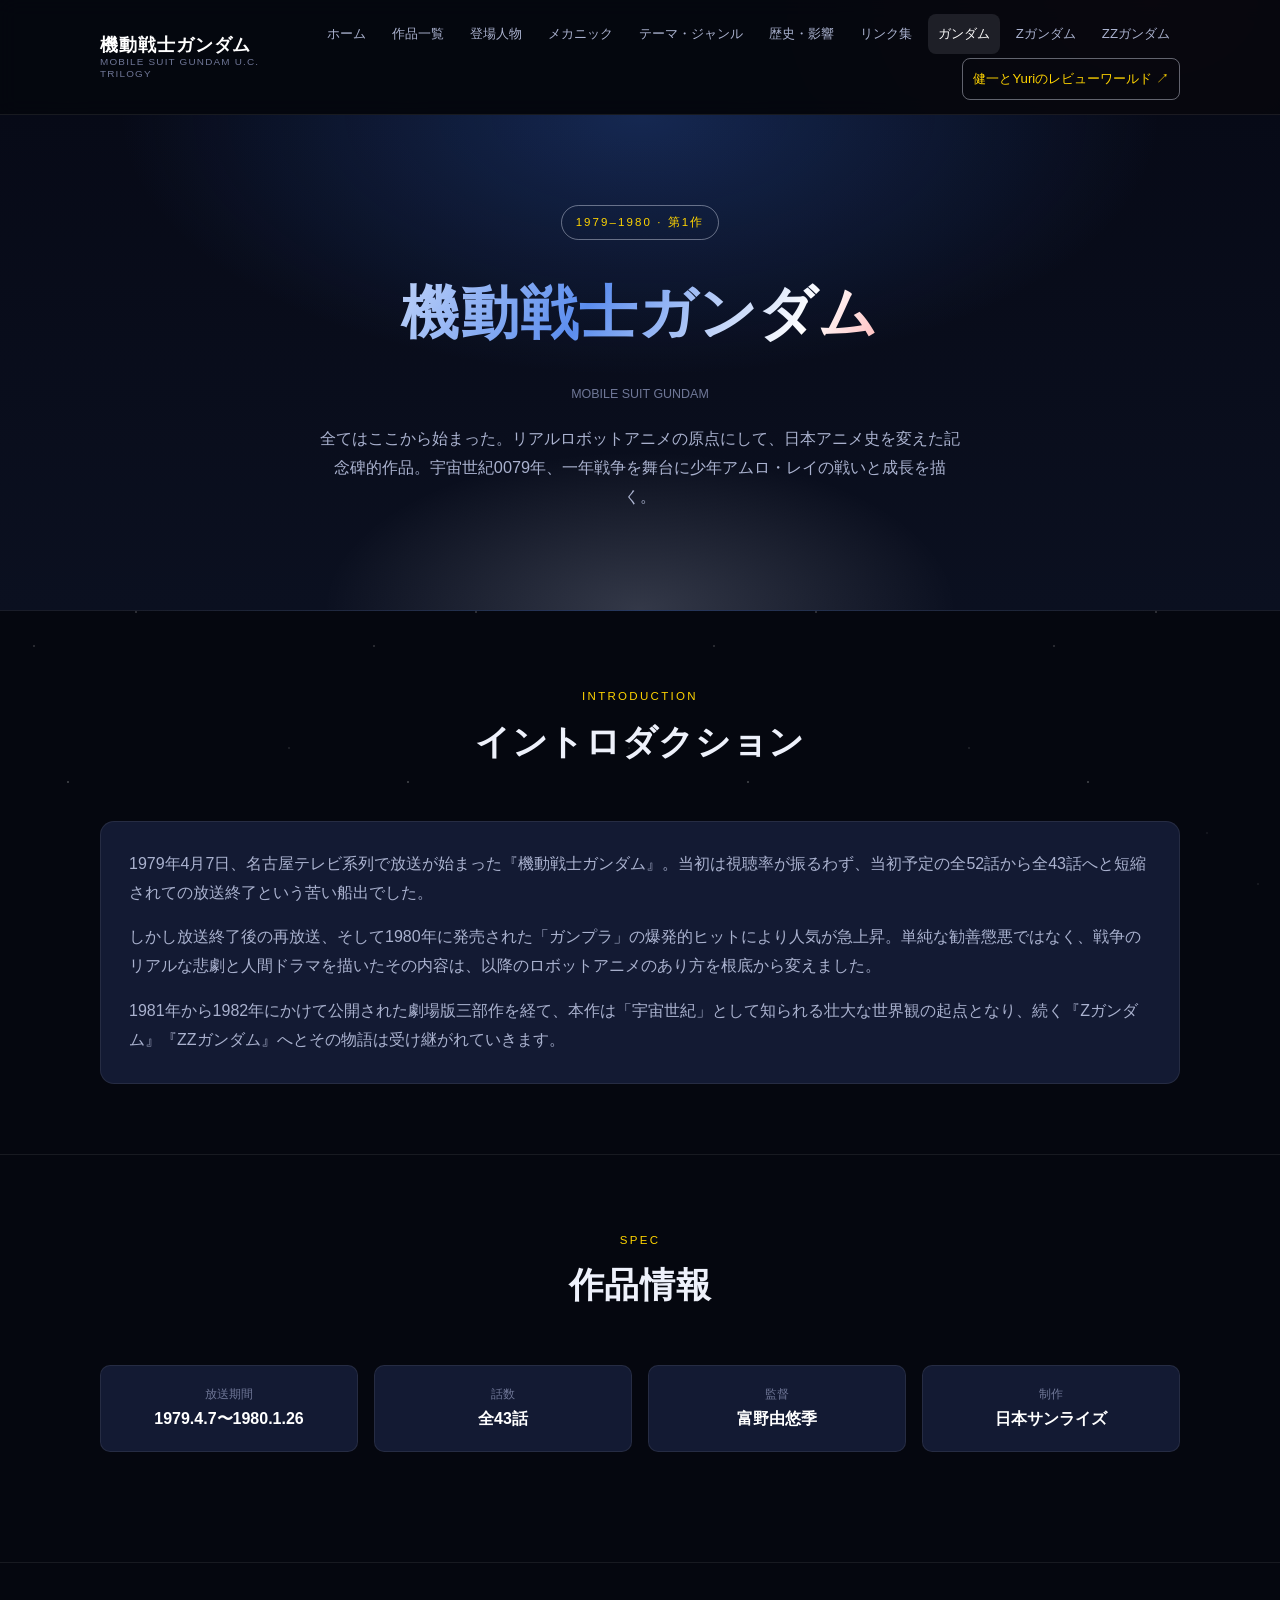
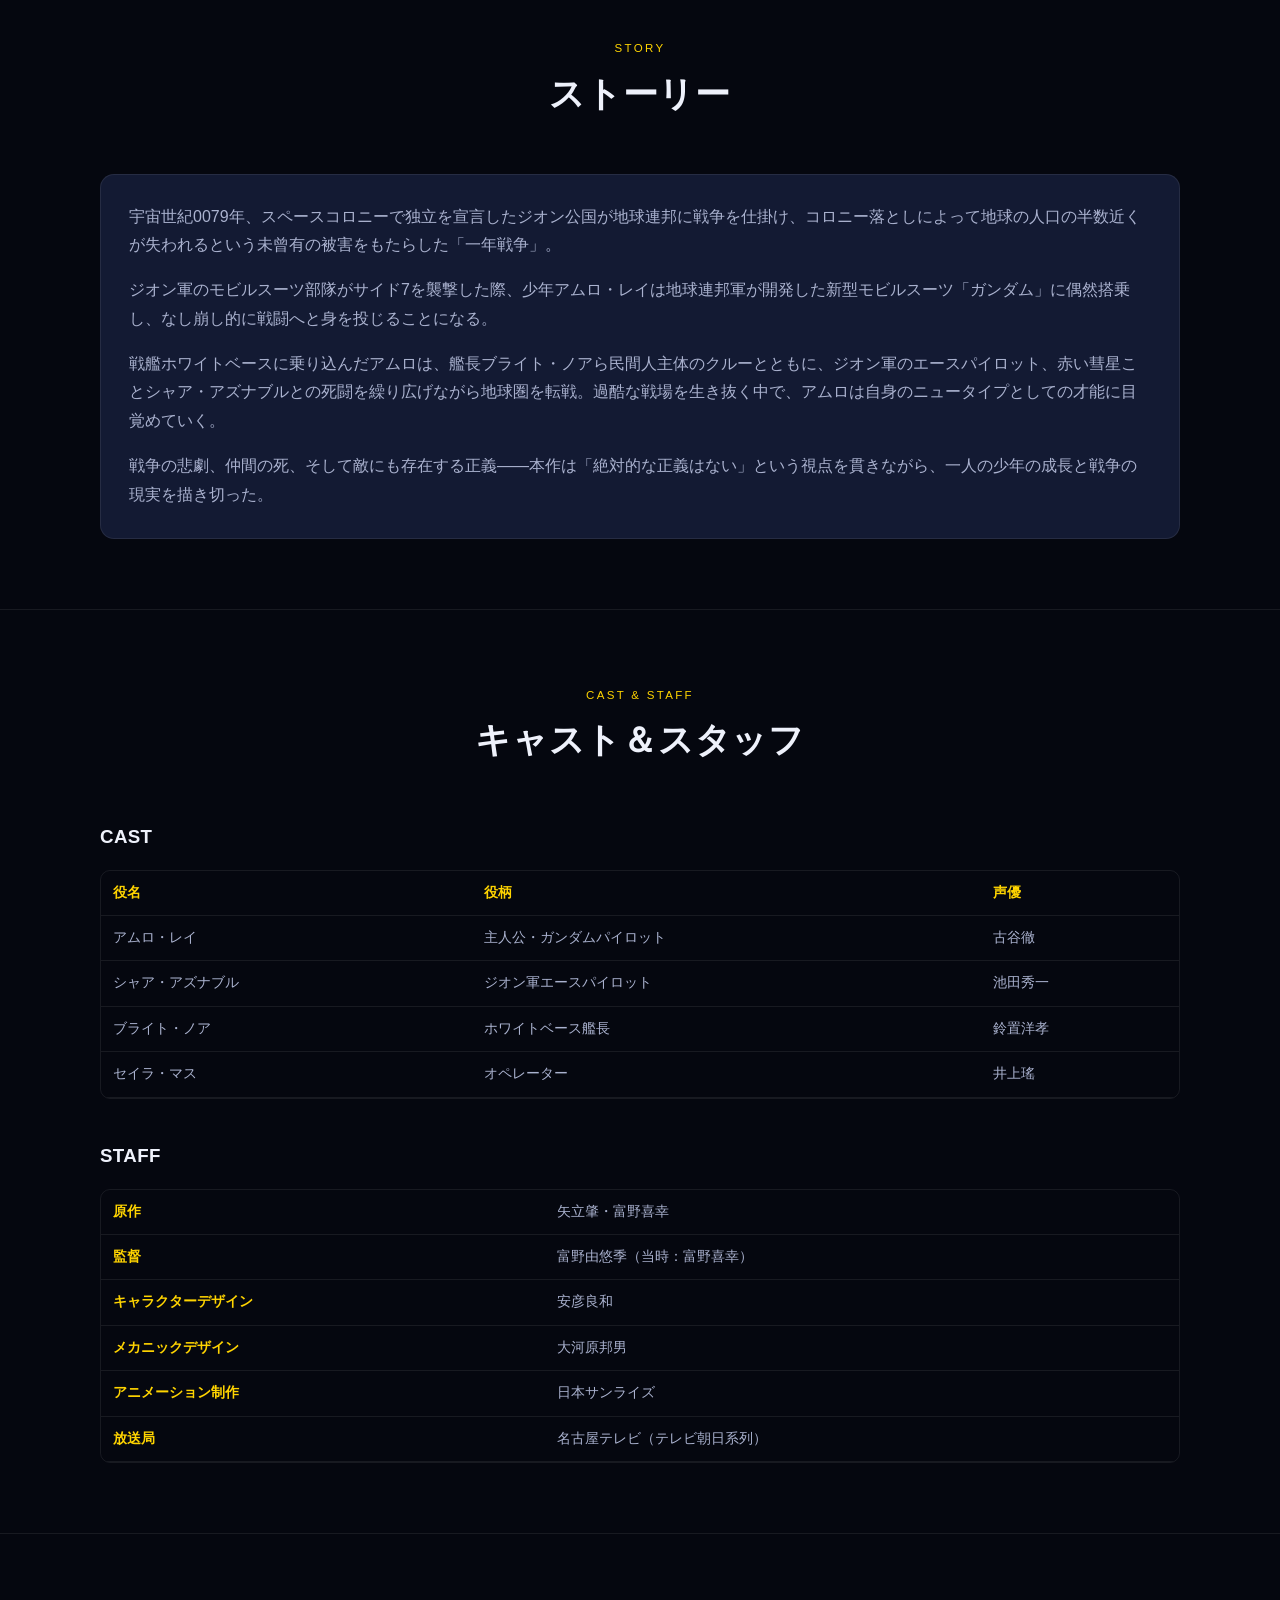
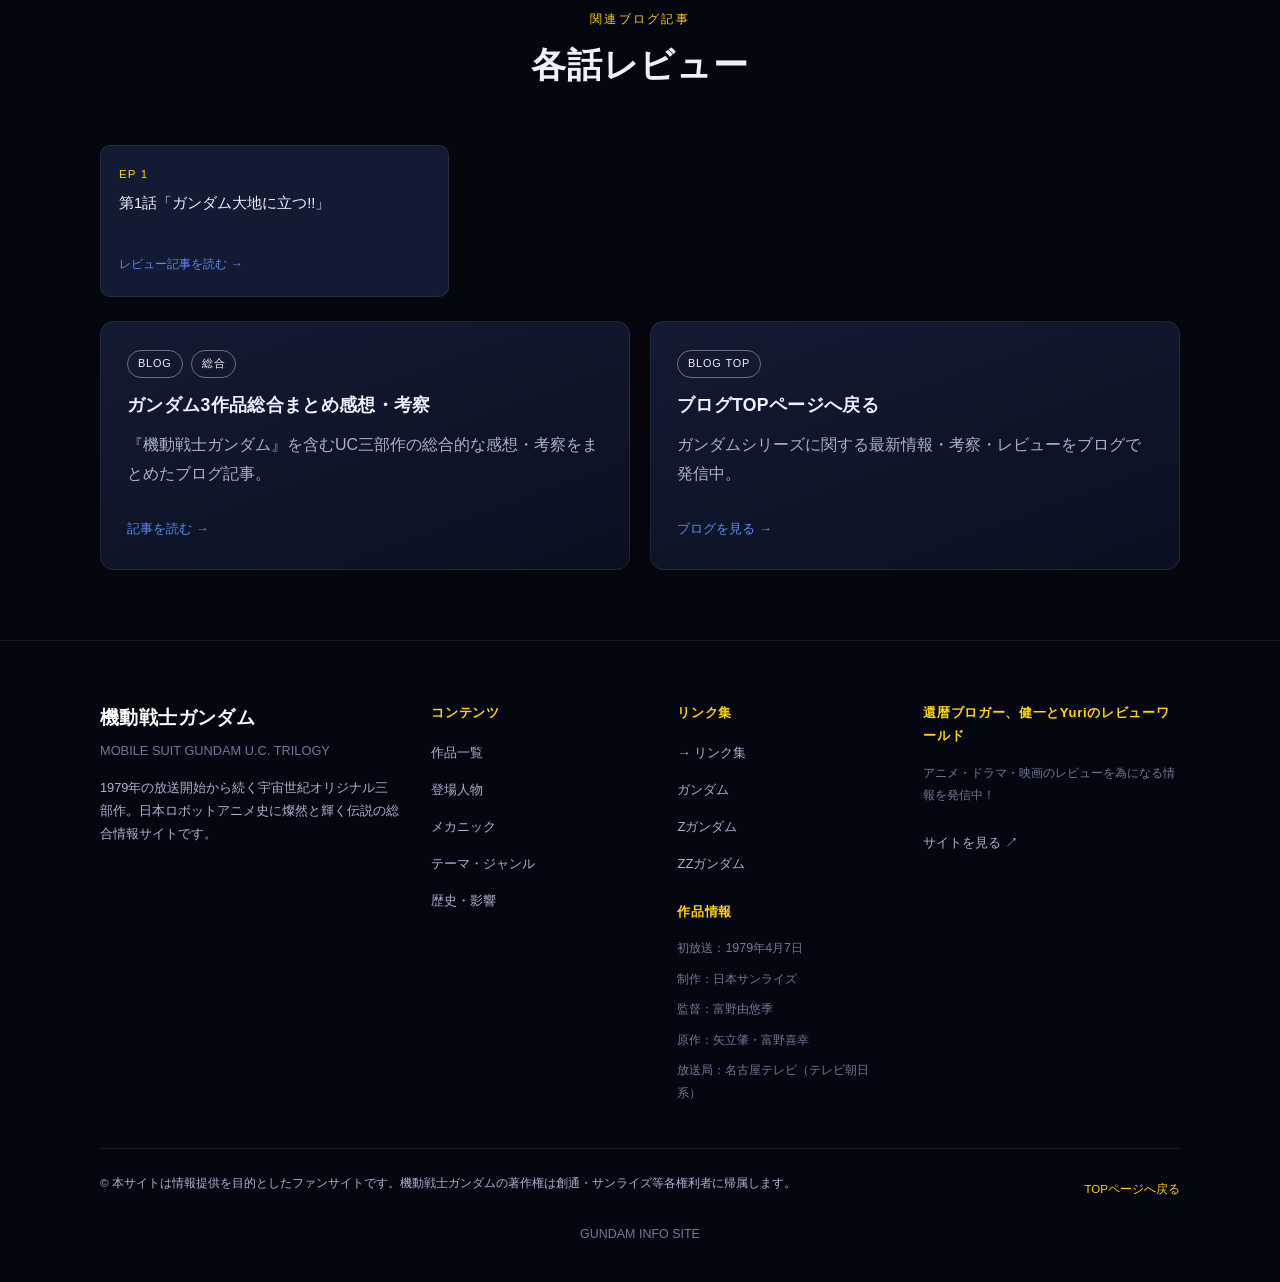
<file: gundam.html>
<!DOCTYPE html>
<html lang="ja">
<head>
<meta charset="UTF-8">
<meta name="viewport" content="width=device-width, initial-scale=1.0">
<title>機動戦士ガンダム | UC三部作 総合情報サイト</title>
<meta name="description" content="1979年放送開始、リアルロボットアニメの原点『機動戦士ガンダム』の作品情報・ストーリー・キャラクター・キャスト＆スタッフを紹介。">
<link rel="stylesheet" href="style.css">
</head>
<body>

<header class="site-header">
  <div class="header-inner">
    <a href="index.html" class="logo">
      <span class="logo-main">機動戦士ガンダム</span>
      <span class="logo-sub">MOBILE SUIT GUNDAM U.C. TRILOGY</span>
    </a>
    <button class="nav-toggle" aria-label="メニューを開く" aria-expanded="false">&#9776;</button>
    <nav class="site-nav">
      <a href="index.html">ホーム</a>
      <a href="works.html">作品一覧</a>
      <a href="characters.html">登場人物</a>
      <a href="mechanics.html">メカニック</a>
      <a href="themes.html">テーマ・ジャンル</a>
      <a href="history.html">歴史・影響</a>
      <a href="links.html">リンク集</a>
      <a href="gundam.html">ガンダム</a>
      <a href="zgundam.html">Ζガンダム</a>
      <a href="zzgundam.html">ΖΖガンダム</a>
      <a href="https://www.anime-station.org/" target="_blank" rel="noopener noreferrer" class="nav-external">健一とYuriのレビューワールド ↗</a>
    </nav>
  </div>
</header>

<main>

  <section class="hero">
    <div class="container">
      <span class="eyebrow">1979–1980 · 第1作</span>
      <h1>機動戦士ガンダム</h1>
      <p class="small" style="margin-bottom:18px;">MOBILE SUIT GUNDAM</p>
      <p class="lead">全てはここから始まった。リアルロボットアニメの原点にして、日本アニメ史を変えた記念碑的作品。宇宙世紀0079年、一年戦争を舞台に少年アムロ・レイの戦いと成長を描く。</p>
    </div>
  </section>

  <!-- INTRO -->
  <section>
    <div class="container">
      <div class="section-head">
        <span class="section-kicker">INTRODUCTION</span>
        <h2>イントロダクション</h2>
      </div>
      <div class="panel">
        <p>1979年4月7日、名古屋テレビ系列で放送が始まった『機動戦士ガンダム』。当初は視聴率が振るわず、当初予定の全52話から全43話へと短縮されての放送終了という苦い船出でした。</p>
        <p>しかし放送終了後の再放送、そして1980年に発売された「ガンプラ」の爆発的ヒットにより人気が急上昇。単純な勧善懲悪ではなく、戦争のリアルな悲劇と人間ドラマを描いたその内容は、以降のロボットアニメのあり方を根底から変えました。</p>
        <p style="margin-bottom:0;">1981年から1982年にかけて公開された劇場版三部作を経て、本作は「宇宙世紀」として知られる壮大な世界観の起点となり、続く『Ζガンダム』『ΖΖガンダム』へとその物語は受け継がれていきます。</p>
      </div>
    </div>
  </section>

  <!-- BASIC SPEC -->
  <section>
    <div class="container">
      <div class="section-head">
        <span class="section-kicker">SPEC</span>
        <h2>作品情報</h2>
      </div>
      <div class="spec-grid">
        <div class="spec-item"><div class="spec-label">放送期間</div><div class="spec-value" style="font-size:1rem;">1979.4.7〜1980.1.26</div></div>
        <div class="spec-item"><div class="spec-label">話数</div><div class="spec-value" style="font-size:1rem;">全43話</div></div>
        <div class="spec-item"><div class="spec-label">監督</div><div class="spec-value" style="font-size:1rem;">富野由悠季</div></div>
        <div class="spec-item"><div class="spec-label">制作</div><div class="spec-value" style="font-size:1rem;">日本サンライズ</div></div>
      </div>
    </div>
  </section>

  <!-- STORY -->
  <section>
    <div class="container">
      <div class="section-head">
        <span class="section-kicker">STORY</span>
        <h2>ストーリー</h2>
      </div>
      <div class="panel">
        <p>宇宙世紀0079年、スペースコロニーで独立を宣言したジオン公国が地球連邦に戦争を仕掛け、コロニー落としによって地球の人口の半数近くが失われるという未曾有の被害をもたらした「一年戦争」。</p>
        <p>ジオン軍のモビルスーツ部隊がサイド7を襲撃した際、少年アムロ・レイは地球連邦軍が開発した新型モビルスーツ「ガンダム」に偶然搭乗し、なし崩し的に戦闘へと身を投じることになる。</p>
        <p>戦艦ホワイトベースに乗り込んだアムロは、艦長ブライト・ノアら民間人主体のクルーとともに、ジオン軍のエースパイロット、赤い彗星ことシャア・アズナブルとの死闘を繰り広げながら地球圏を転戦。過酷な戦場を生き抜く中で、アムロは自身のニュータイプとしての才能に目覚めていく。</p>
        <p style="margin-bottom:0;">戦争の悲劇、仲間の死、そして敵にも存在する正義——本作は「絶対的な正義はない」という視点を貫きながら、一人の少年の成長と戦争の現実を描き切った。</p>
      </div>
    </div>
  </section>

  <!-- CAST & STAFF -->
  <section>
    <div class="container">
      <div class="section-head">
        <span class="section-kicker">CAST &amp; STAFF</span>
        <h2>キャスト＆スタッフ</h2>
      </div>

      <h3 style="margin-bottom:16px;">CAST</h3>
      <div class="table-scroll" style="margin-bottom:40px;">
        <table class="data-table">
          <thead><tr><th>役名</th><th>役柄</th><th>声優</th></tr></thead>
          <tbody>
            <tr><td>アムロ・レイ</td><td>主人公・ガンダムパイロット</td><td>古谷徹</td></tr>
            <tr><td>シャア・アズナブル</td><td>ジオン軍エースパイロット</td><td>池田秀一</td></tr>
            <tr><td>ブライト・ノア</td><td>ホワイトベース艦長</td><td>鈴置洋孝</td></tr>
            <tr><td>セイラ・マス</td><td>オペレーター</td><td>井上瑤</td></tr>
          </tbody>
        </table>
      </div>

      <h3 style="margin-bottom:16px;">STAFF</h3>
      <div class="table-scroll">
        <table class="data-table">
          <tbody>
            <tr><th>原作</th><td>矢立肇・富野喜幸</td></tr>
            <tr><th>監督</th><td>富野由悠季（当時：富野喜幸）</td></tr>
            <tr><th>キャラクターデザイン</th><td>安彦良和</td></tr>
            <tr><th>メカニックデザイン</th><td>大河原邦男</td></tr>
            <tr><th>アニメーション制作</th><td>日本サンライズ</td></tr>
            <tr><th>放送局</th><td>名古屋テレビ（テレビ朝日系列）</td></tr>
          </tbody>
        </table>
      </div>
    </div>
  </section>

  <!-- BLOG -->
  <section>
    <div class="container">
      <div class="section-head">
        <span class="section-kicker">関連ブログ記事</span>
        <h2>各話レビュー</h2>
      </div>
      <div class="ep-grid">
        <div class="ep-card"><div class="ep-num">EP 1</div><div class="ep-title">第1話「ガンダム大地に立つ!!」</div><a class="ep-link" href="https://ameblo.jp/kenanime2026/entry-12972201950.html" target="_blank" rel="noopener noreferrer">レビュー記事を読む →</a></div>
      </div>
      <div class="grid grid-2" style="margin-top:24px;">
        <a class="card" href="https://ameblo.jp/kenanime2026/entry-12974186454.html" target="_blank" rel="noopener noreferrer">
          <span class="badge badge-outline">BLOG</span><span class="badge badge-outline">総合</span>
          <h3 style="margin-top:12px;">ガンダム3作品総合まとめ感想・考察</h3>
          <p>『機動戦士ガンダム』を含むUC三部作の総合的な感想・考察をまとめたブログ記事。</p>
          <span class="card-link">記事を読む →</span>
        </a>
        <a class="card" href="https://www.anime-station.org/" target="_blank" rel="noopener noreferrer">
          <span class="badge badge-outline">BLOG TOP</span>
          <h3 style="margin-top:12px;">ブログTOPページへ戻る</h3>
          <p>ガンダムシリーズに関する最新情報・考察・レビューをブログで発信中。</p>
          <span class="card-link">ブログを見る →</span>
        </a>
      </div>
    </div>
  </section>

</main>

<footer class="site-footer">
  <div class="container">
    <div class="footer-inner">
      <div class="footer-brand">
        <h2>機動戦士ガンダム</h2>
        <p class="small" style="margin-bottom:14px;">MOBILE SUIT GUNDAM U.C. TRILOGY</p>
        <p>1979年の放送開始から続く宇宙世紀オリジナル三部作。日本ロボットアニメ史に燦然と輝く伝説の総合情報サイトです。</p>
      </div>
      <div class="footer-col">
        <h3>コンテンツ</h3>
        <ul>
          <li><a href="works.html">作品一覧</a></li>
          <li><a href="characters.html">登場人物</a></li>
          <li><a href="mechanics.html">メカニック</a></li>
          <li><a href="themes.html">テーマ・ジャンル</a></li>
          <li><a href="history.html">歴史・影響</a></li>
        </ul>
      </div>
      <div class="footer-col">
        <h3>リンク集</h3>
        <ul>
          <li><a href="links.html">→ リンク集</a></li>
          <li><a href="gundam.html">ガンダム</a></li>
          <li><a href="zgundam.html">Ζガンダム</a></li>
          <li><a href="zzgundam.html">ΖΖガンダム</a></li>
        </ul>
        <h3 style="margin-top:22px;">作品情報</h3>
        <ul class="footer-info">
          <li>初放送：1979年4月7日</li>
          <li>制作：日本サンライズ</li>
          <li>監督：富野由悠季</li>
          <li>原作：矢立肇・富野喜幸</li>
          <li>放送局：名古屋テレビ（テレビ朝日系）</li>
        </ul>
      </div>
      <div class="footer-col">
        <h3>還暦ブロガー、健一とYuriのレビューワールド</h3>
        <p class="small">アニメ・ドラマ・映画のレビューを為になる情報を発信中！</p>
        <a href="https://www.anime-station.org/" target="_blank" rel="noopener noreferrer" class="card-link">サイトを見る ↗</a>
      </div>
    </div>
    <div class="footer-bottom">
      <p>© 本サイトは情報提供を目的としたファンサイトです。機動戦士ガンダムの著作権は創通・サンライズ等各権利者に帰属します。</p>
      <a href="index.html">TOPページへ戻る</a>
    </div>
    <p class="small center" style="margin-top:18px;">GUNDAM INFO SITE</p>
  </div>
</footer>

<script src="script.js"></script>
</body>
</html>
</file>
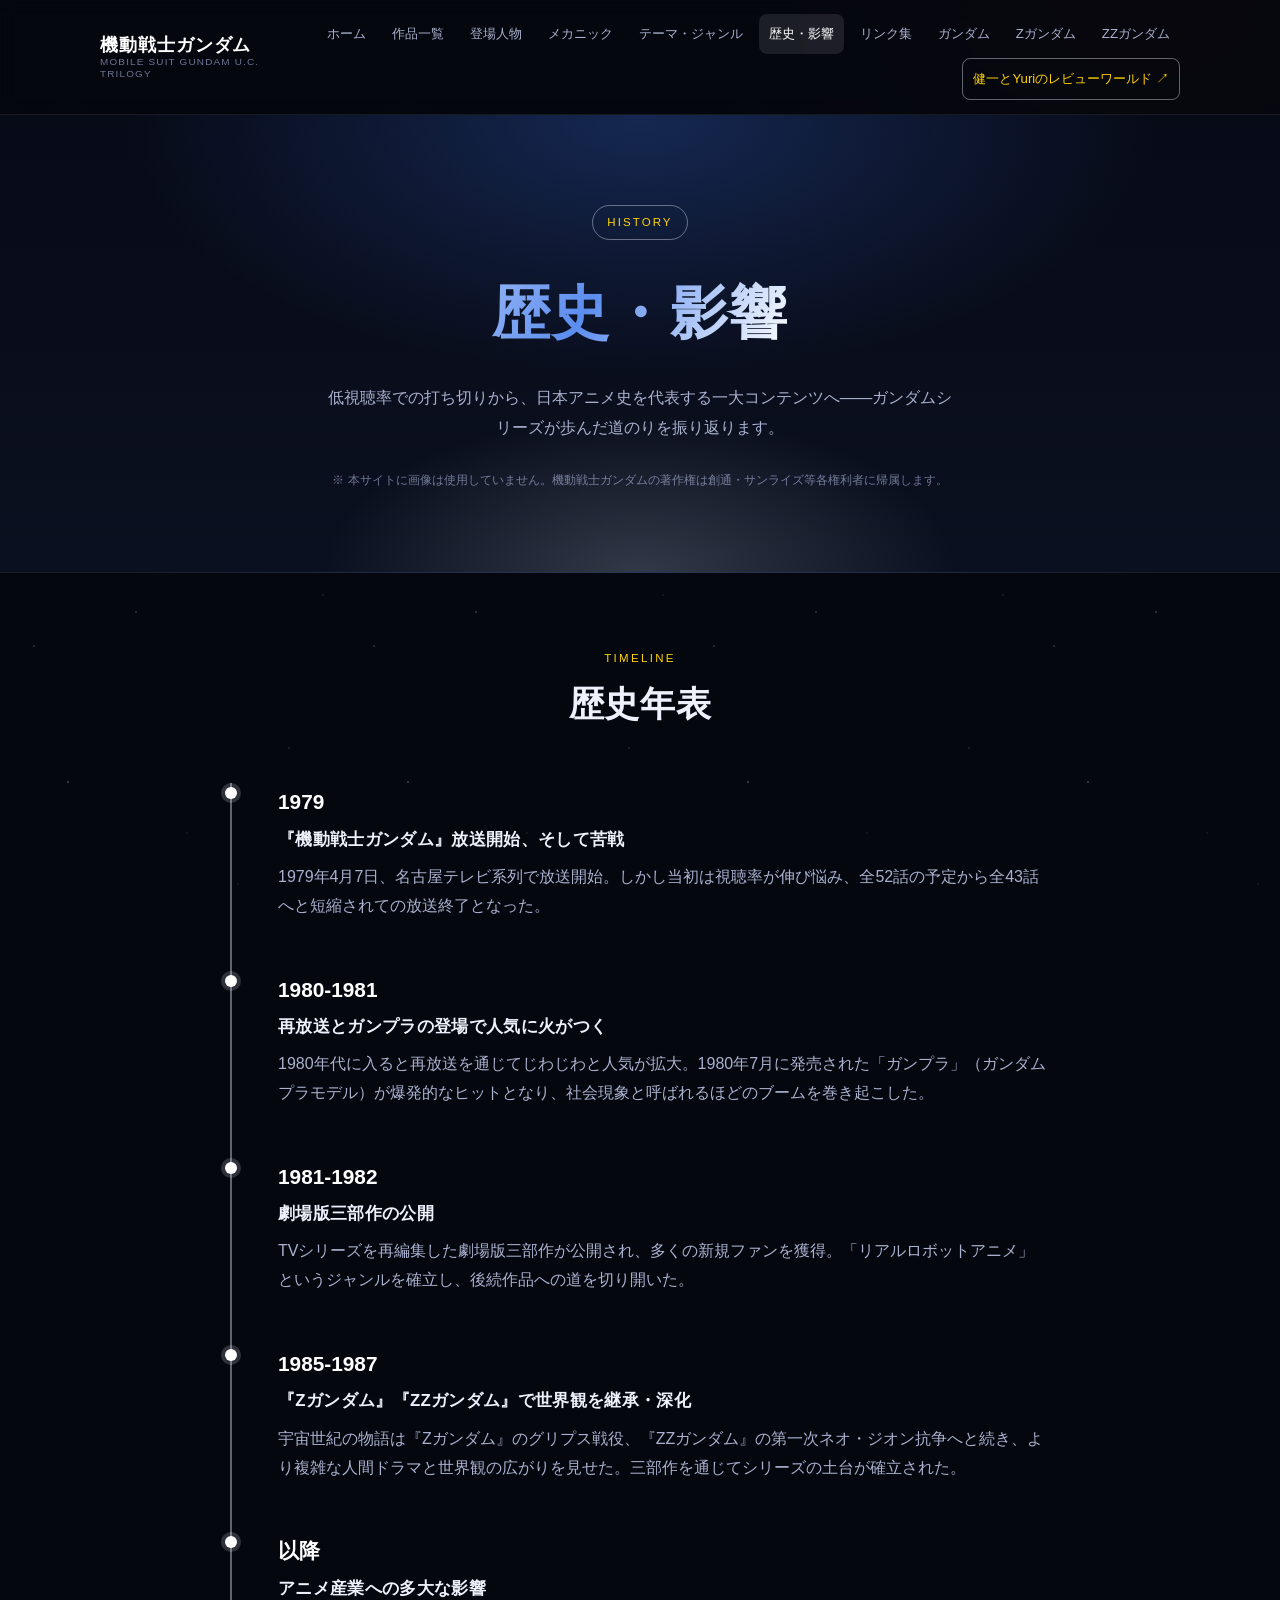
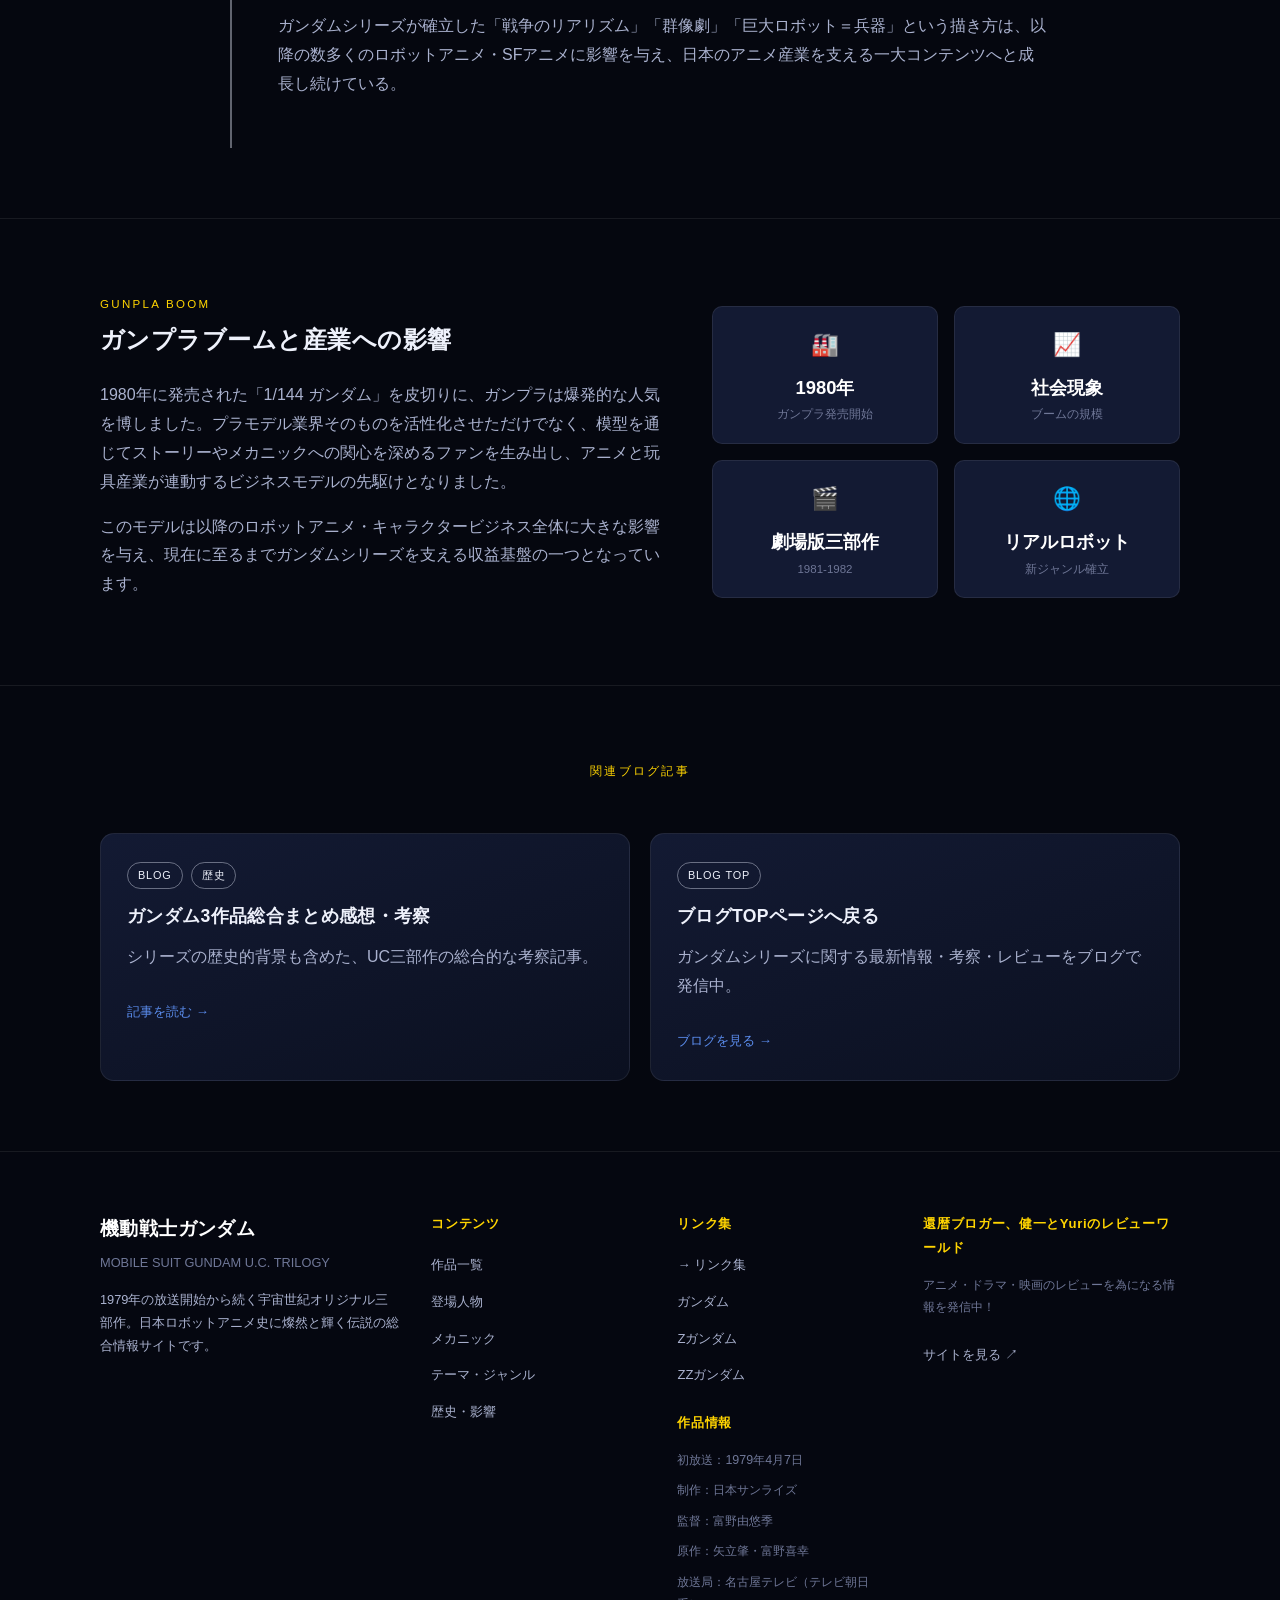
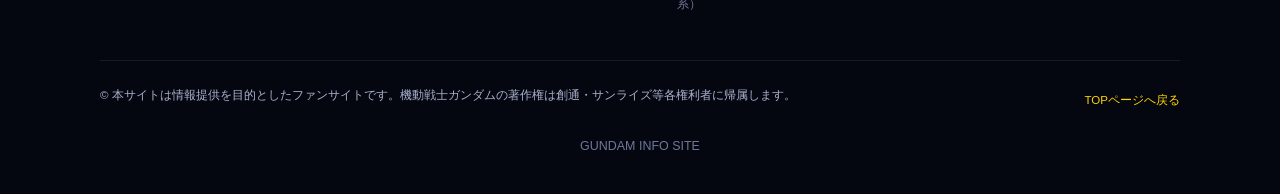
<file: history.html>
<!DOCTYPE html>
<html lang="ja">
<head>
<meta charset="UTF-8">
<meta name="viewport" content="width=device-width, initial-scale=1.0">
<title>歴史・影響 | 機動戦士ガンダム UC三部作 総合情報サイト</title>
<meta name="description" content="1979年の放送開始から低視聴率、再評価、ガンプラブームを経て日本のアニメ産業に多大な影響を与えたガンダムシリーズの歴史を年表で解説。">
<link rel="stylesheet" href="style.css">
</head>
<body>

<header class="site-header">
  <div class="header-inner">
    <a href="index.html" class="logo">
      <span class="logo-main">機動戦士ガンダム</span>
      <span class="logo-sub">MOBILE SUIT GUNDAM U.C. TRILOGY</span>
    </a>
    <button class="nav-toggle" aria-label="メニューを開く" aria-expanded="false">&#9776;</button>
    <nav class="site-nav">
      <a href="index.html">ホーム</a>
      <a href="works.html">作品一覧</a>
      <a href="characters.html">登場人物</a>
      <a href="mechanics.html">メカニック</a>
      <a href="themes.html">テーマ・ジャンル</a>
      <a href="history.html">歴史・影響</a>
      <a href="links.html">リンク集</a>
      <a href="gundam.html">ガンダム</a>
      <a href="zgundam.html">Ζガンダム</a>
      <a href="zzgundam.html">ΖΖガンダム</a>
      <a href="https://www.anime-station.org/" target="_blank" rel="noopener noreferrer" class="nav-external">健一とYuriのレビューワールド ↗</a>
    </nav>
  </div>
</header>

<main>

  <section class="hero">
    <div class="container">
      <span class="eyebrow">HISTORY</span>
      <h1>歴史・影響</h1>
      <p class="lead">低視聴率での打ち切りから、日本アニメ史を代表する一大コンテンツへ——ガンダムシリーズが歩んだ道のりを振り返ります。</p>
      <p class="hero-note">※ 本サイトに画像は使用していません。機動戦士ガンダムの著作権は創通・サンライズ等各権利者に帰属します。</p>
    </div>
  </section>

  <!-- HISTORY TIMELINE -->
  <section>
    <div class="container">
      <div class="section-head">
        <span class="section-kicker">TIMELINE</span>
        <h2>歴史年表</h2>
      </div>
      <div class="timeline">
        <div class="timeline-item">
          <div class="timeline-year">1979</div>
          <h3>『機動戦士ガンダム』放送開始、そして苦戦</h3>
          <p>1979年4月7日、名古屋テレビ系列で放送開始。しかし当初は視聴率が伸び悩み、全52話の予定から全43話へと短縮されての放送終了となった。</p>
        </div>
        <div class="timeline-item">
          <div class="timeline-year">1980-1981</div>
          <h3>再放送とガンプラの登場で人気に火がつく</h3>
          <p>1980年代に入ると再放送を通じてじわじわと人気が拡大。1980年7月に発売された「ガンプラ」（ガンダムプラモデル）が爆発的なヒットとなり、社会現象と呼ばれるほどのブームを巻き起こした。</p>
        </div>
        <div class="timeline-item">
          <div class="timeline-year">1981-1982</div>
          <h3>劇場版三部作の公開</h3>
          <p>TVシリーズを再編集した劇場版三部作が公開され、多くの新規ファンを獲得。「リアルロボットアニメ」というジャンルを確立し、後続作品への道を切り開いた。</p>
        </div>
        <div class="timeline-item">
          <div class="timeline-year">1985-1987</div>
          <h3>『Ζガンダム』『ΖΖガンダム』で世界観を継承・深化</h3>
          <p>宇宙世紀の物語は『Ζガンダム』のグリプス戦役、『ΖΖガンダム』の第一次ネオ・ジオン抗争へと続き、より複雑な人間ドラマと世界観の広がりを見せた。三部作を通じてシリーズの土台が確立された。</p>
        </div>
        <div class="timeline-item">
          <div class="timeline-year">以降</div>
          <h3>アニメ産業への多大な影響</h3>
          <p>ガンダムシリーズが確立した「戦争のリアリズム」「群像劇」「巨大ロボット＝兵器」という描き方は、以降の数多くのロボットアニメ・SFアニメに影響を与え、日本のアニメ産業を支える一大コンテンツへと成長し続けている。</p>
        </div>
      </div>
    </div>
  </section>

  <!-- GUNPLA BOOM -->
  <section>
    <div class="container">
      <div class="two-col">
        <div>
          <span class="section-kicker">GUNPLA BOOM</span>
          <h2 style="margin-bottom:20px;">ガンプラブームと産業への影響</h2>
          <p>1980年に発売された「1/144 ガンダム」を皮切りに、ガンプラは爆発的な人気を博しました。プラモデル業界そのものを活性化させただけでなく、模型を通じてストーリーやメカニックへの関心を深めるファンを生み出し、アニメと玩具産業が連動するビジネスモデルの先駆けとなりました。</p>
          <p>このモデルは以降のロボットアニメ・キャラクタービジネス全体に大きな影響を与え、現在に至るまでガンダムシリーズを支える収益基盤の一つとなっています。</p>
        </div>
        <div class="spec-grid" style="grid-template-columns:repeat(2,1fr); margin-bottom:0;">
          <div class="spec-item"><div class="spec-icon">🏭</div><div class="spec-value">1980年</div><div class="spec-label">ガンプラ発売開始</div></div>
          <div class="spec-item"><div class="spec-icon">📈</div><div class="spec-value">社会現象</div><div class="spec-label">ブームの規模</div></div>
          <div class="spec-item"><div class="spec-icon">🎬</div><div class="spec-value">劇場版三部作</div><div class="spec-label">1981-1982</div></div>
          <div class="spec-item"><div class="spec-icon">🌐</div><div class="spec-value">リアルロボット</div><div class="spec-label">新ジャンル確立</div></div>
        </div>
      </div>
    </div>
  </section>

  <!-- BLOG -->
  <section>
    <div class="container">
      <div class="section-head">
        <span class="section-kicker">関連ブログ記事</span>
      </div>
      <div class="grid grid-2">
        <a class="card" href="https://ameblo.jp/kenanime2026/entry-12974186454.html" target="_blank" rel="noopener noreferrer">
          <span class="badge badge-outline">BLOG</span><span class="badge badge-outline">歴史</span>
          <h3 style="margin-top:12px;">ガンダム3作品総合まとめ感想・考察</h3>
          <p>シリーズの歴史的背景も含めた、UC三部作の総合的な考察記事。</p>
          <span class="card-link">記事を読む →</span>
        </a>
        <a class="card" href="https://www.anime-station.org/" target="_blank" rel="noopener noreferrer">
          <span class="badge badge-outline">BLOG TOP</span>
          <h3 style="margin-top:12px;">ブログTOPページへ戻る</h3>
          <p>ガンダムシリーズに関する最新情報・考察・レビューをブログで発信中。</p>
          <span class="card-link">ブログを見る →</span>
        </a>
      </div>
    </div>
  </section>

</main>

<footer class="site-footer">
  <div class="container">
    <div class="footer-inner">
      <div class="footer-brand">
        <h2>機動戦士ガンダム</h2>
        <p class="small" style="margin-bottom:14px;">MOBILE SUIT GUNDAM U.C. TRILOGY</p>
        <p>1979年の放送開始から続く宇宙世紀オリジナル三部作。日本ロボットアニメ史に燦然と輝く伝説の総合情報サイトです。</p>
      </div>
      <div class="footer-col">
        <h3>コンテンツ</h3>
        <ul>
          <li><a href="works.html">作品一覧</a></li>
          <li><a href="characters.html">登場人物</a></li>
          <li><a href="mechanics.html">メカニック</a></li>
          <li><a href="themes.html">テーマ・ジャンル</a></li>
          <li><a href="history.html">歴史・影響</a></li>
        </ul>
      </div>
      <div class="footer-col">
        <h3>リンク集</h3>
        <ul>
          <li><a href="links.html">→ リンク集</a></li>
          <li><a href="gundam.html">ガンダム</a></li>
          <li><a href="zgundam.html">Ζガンダム</a></li>
          <li><a href="zzgundam.html">ΖΖガンダム</a></li>
        </ul>
        <h3 style="margin-top:22px;">作品情報</h3>
        <ul class="footer-info">
          <li>初放送：1979年4月7日</li>
          <li>制作：日本サンライズ</li>
          <li>監督：富野由悠季</li>
          <li>原作：矢立肇・富野喜幸</li>
          <li>放送局：名古屋テレビ（テレビ朝日系）</li>
        </ul>
      </div>
      <div class="footer-col">
        <h3>還暦ブロガー、健一とYuriのレビューワールド</h3>
        <p class="small">アニメ・ドラマ・映画のレビューを為になる情報を発信中！</p>
        <a href="https://www.anime-station.org/" target="_blank" rel="noopener noreferrer" class="card-link">サイトを見る ↗</a>
      </div>
    </div>
    <div class="footer-bottom">
      <p>© 本サイトは情報提供を目的としたファンサイトです。機動戦士ガンダムの著作権は創通・サンライズ等各権利者に帰属します。</p>
      <a href="index.html">TOPページへ戻る</a>
    </div>
    <p class="small center" style="margin-top:18px;">GUNDAM INFO SITE</p>
  </div>
</footer>

<script src="script.js"></script>
</body>
</html>
</file>
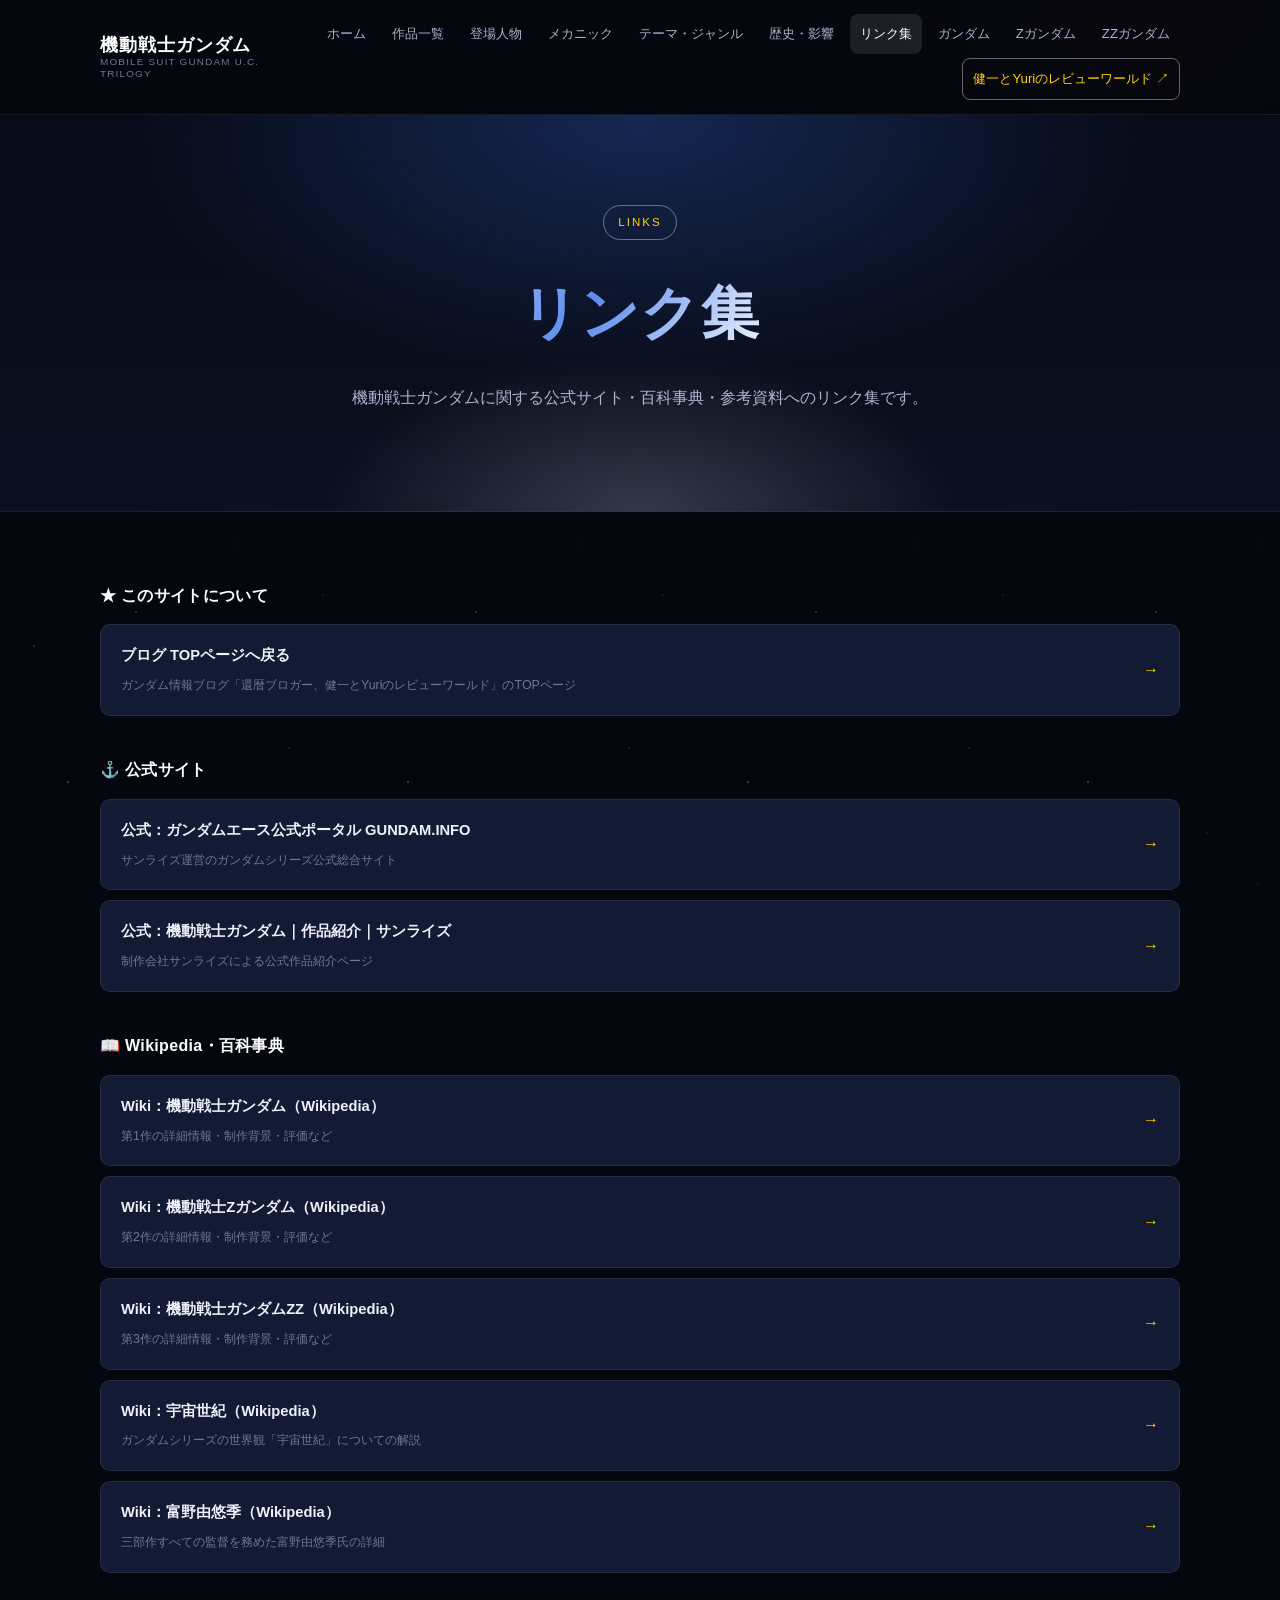
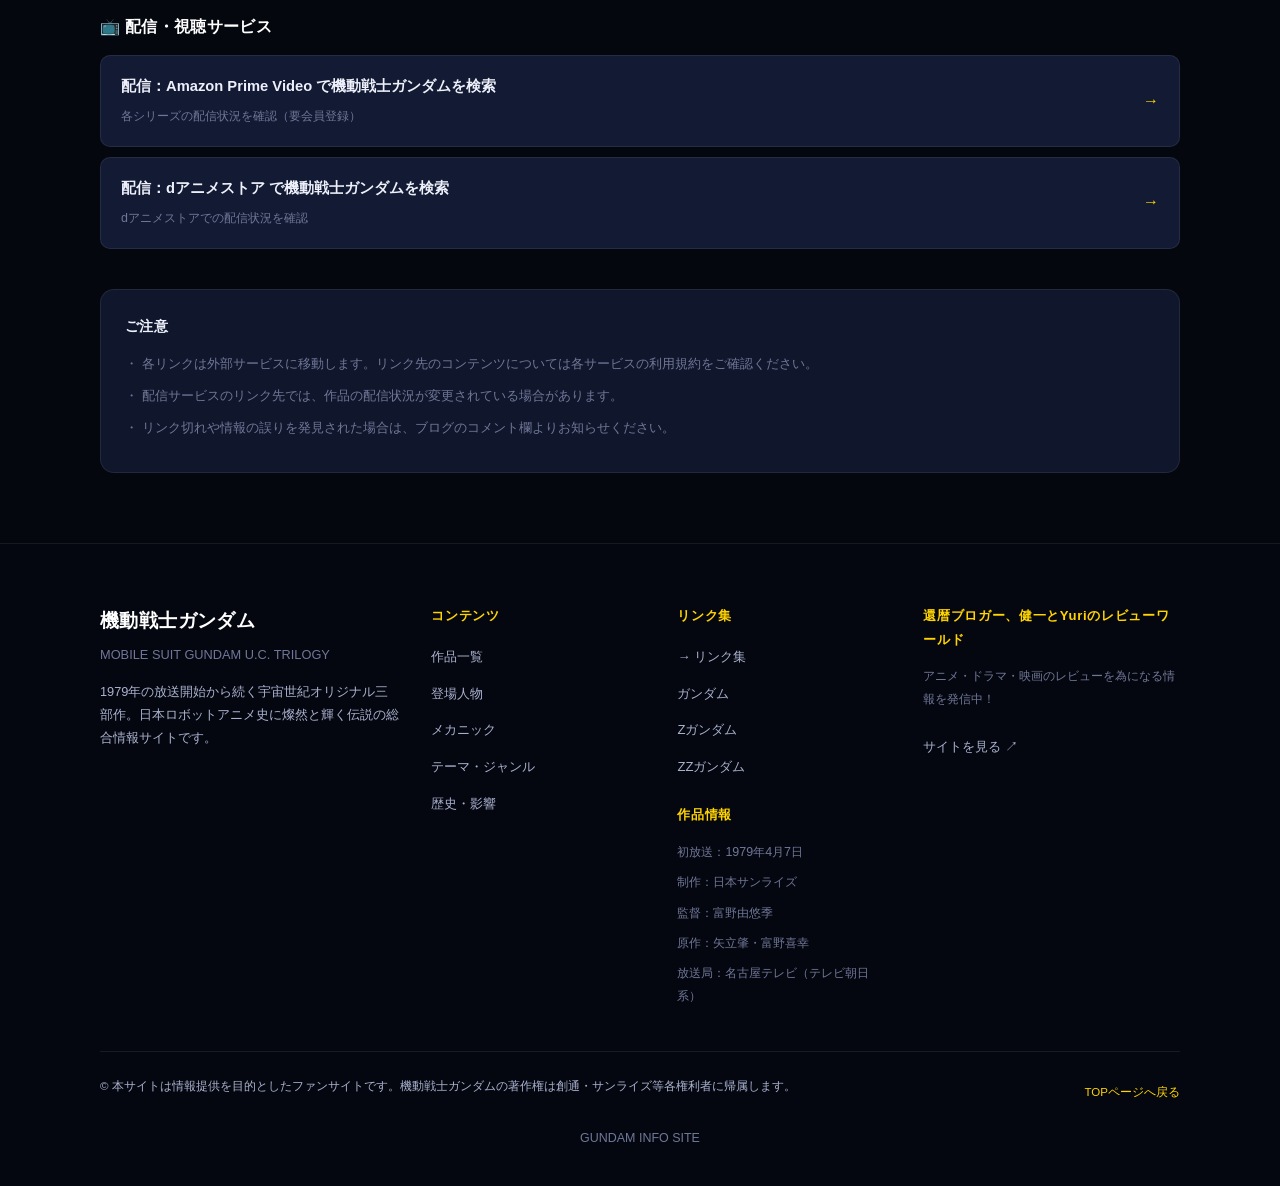
<file: links.html>
<!DOCTYPE html>
<html lang="ja">
<head>
<meta charset="UTF-8">
<meta name="viewport" content="width=device-width, initial-scale=1.0">
<title>リンク集 | 機動戦士ガンダム UC三部作 総合情報サイト</title>
<meta name="description" content="機動戦士ガンダムに関する公式サイト・Wikipedia・参考資料へのリンク集。">
<link rel="stylesheet" href="style.css">
</head>
<body>

<header class="site-header">
  <div class="header-inner">
    <a href="index.html" class="logo">
      <span class="logo-main">機動戦士ガンダム</span>
      <span class="logo-sub">MOBILE SUIT GUNDAM U.C. TRILOGY</span>
    </a>
    <button class="nav-toggle" aria-label="メニューを開く" aria-expanded="false">&#9776;</button>
    <nav class="site-nav">
      <a href="index.html">ホーム</a>
      <a href="works.html">作品一覧</a>
      <a href="characters.html">登場人物</a>
      <a href="mechanics.html">メカニック</a>
      <a href="themes.html">テーマ・ジャンル</a>
      <a href="history.html">歴史・影響</a>
      <a href="links.html">リンク集</a>
      <a href="gundam.html">ガンダム</a>
      <a href="zgundam.html">Ζガンダム</a>
      <a href="zzgundam.html">ΖΖガンダム</a>
      <a href="https://www.anime-station.org/" target="_blank" rel="noopener noreferrer" class="nav-external">健一とYuriのレビューワールド ↗</a>
    </nav>
  </div>
</header>

<main>

  <section class="hero">
    <div class="container">
      <span class="eyebrow">LINKS</span>
      <h1>リンク集</h1>
      <p class="lead">機動戦士ガンダムに関する公式サイト・百科事典・参考資料へのリンク集です。</p>
    </div>
  </section>

  <section>
    <div class="container">

      <div class="link-group">
        <h3>★ このサイトについて</h3>
        <div class="link-list">
          <a href="https://www.anime-station.org/" target="_blank" rel="noopener noreferrer">
            <span>
              <span class="link-title">ブログ TOPページへ戻る</span><br>
              <span class="link-desc">ガンダム情報ブログ「還暦ブロガー、健一とYuriのレビューワールド」のTOPページ</span>
            </span>
            <span class="link-arrow">→</span>
          </a>
        </div>
      </div>

      <div class="link-group">
        <h3>⚓ 公式サイト</h3>
        <div class="link-list">
          <a href="https://www.gundam.info/" target="_blank" rel="noopener noreferrer">
            <span>
              <span class="link-title">公式：ガンダムエース公式ポータル GUNDAM.INFO</span><br>
              <span class="link-desc">サンライズ運営のガンダムシリーズ公式総合サイト</span>
            </span>
            <span class="link-arrow">→</span>
          </a>
          <a href="https://www.sunrise-inc.co.jp/work/detail.php?cid=20" target="_blank" rel="noopener noreferrer">
            <span>
              <span class="link-title">公式：機動戦士ガンダム｜作品紹介｜サンライズ</span><br>
              <span class="link-desc">制作会社サンライズによる公式作品紹介ページ</span>
            </span>
            <span class="link-arrow">→</span>
          </a>
        </div>
      </div>

      <div class="link-group">
        <h3>📖 Wikipedia・百科事典</h3>
        <div class="link-list">
          <a href="https://ja.wikipedia.org/wiki/機動戦士ガンダム" target="_blank" rel="noopener noreferrer">
            <span>
              <span class="link-title">Wiki：機動戦士ガンダム（Wikipedia）</span><br>
              <span class="link-desc">第1作の詳細情報・制作背景・評価など</span>
            </span>
            <span class="link-arrow">→</span>
          </a>
          <a href="https://ja.wikipedia.org/wiki/機動戦士Ζガンダム" target="_blank" rel="noopener noreferrer">
            <span>
              <span class="link-title">Wiki：機動戦士Ζガンダム（Wikipedia）</span><br>
              <span class="link-desc">第2作の詳細情報・制作背景・評価など</span>
            </span>
            <span class="link-arrow">→</span>
          </a>
          <a href="https://ja.wikipedia.org/wiki/機動戦士ガンダムΖΖ" target="_blank" rel="noopener noreferrer">
            <span>
              <span class="link-title">Wiki：機動戦士ガンダムΖΖ（Wikipedia）</span><br>
              <span class="link-desc">第3作の詳細情報・制作背景・評価など</span>
            </span>
            <span class="link-arrow">→</span>
          </a>
          <a href="https://ja.wikipedia.org/wiki/宇宙世紀" target="_blank" rel="noopener noreferrer">
            <span>
              <span class="link-title">Wiki：宇宙世紀（Wikipedia）</span><br>
              <span class="link-desc">ガンダムシリーズの世界観「宇宙世紀」についての解説</span>
            </span>
            <span class="link-arrow">→</span>
          </a>
          <a href="https://ja.wikipedia.org/wiki/富野由悠季" target="_blank" rel="noopener noreferrer">
            <span>
              <span class="link-title">Wiki：富野由悠季（Wikipedia）</span><br>
              <span class="link-desc">三部作すべての監督を務めた富野由悠季氏の詳細</span>
            </span>
            <span class="link-arrow">→</span>
          </a>
        </div>
      </div>

      <div class="link-group">
        <h3>📺 配信・視聴サービス</h3>
        <div class="link-list">
          <a href="https://www.amazon.co.jp/s?k=機動戦士ガンダム&i=instant-video" target="_blank" rel="noopener noreferrer">
            <span>
              <span class="link-title">配信：Amazon Prime Video で機動戦士ガンダムを検索</span><br>
              <span class="link-desc">各シリーズの配信状況を確認（要会員登録）</span>
            </span>
            <span class="link-arrow">→</span>
          </a>
          <a href="https://animestore.docomo.ne.jp/animestore/sch_pc?searchKey=機動戦士ガンダム" target="_blank" rel="noopener noreferrer">
            <span>
              <span class="link-title">配信：dアニメストア で機動戦士ガンダムを検索</span><br>
              <span class="link-desc">dアニメストアでの配信状況を確認</span>
            </span>
            <span class="link-arrow">→</span>
          </a>
        </div>
      </div>

      <div class="notice-box">
        <h3 style="color:var(--gold); font-size:0.9rem; margin-bottom:12px;">ご注意</h3>
        <p>・ 各リンクは外部サービスに移動します。リンク先のコンテンツについては各サービスの利用規約をご確認ください。</p>
        <p>・ 配信サービスのリンク先では、作品の配信状況が変更されている場合があります。</p>
        <p>・ リンク切れや情報の誤りを発見された場合は、ブログのコメント欄よりお知らせください。</p>
      </div>

    </div>
  </section>

</main>

<footer class="site-footer">
  <div class="container">
    <div class="footer-inner">
      <div class="footer-brand">
        <h2>機動戦士ガンダム</h2>
        <p class="small" style="margin-bottom:14px;">MOBILE SUIT GUNDAM U.C. TRILOGY</p>
        <p>1979年の放送開始から続く宇宙世紀オリジナル三部作。日本ロボットアニメ史に燦然と輝く伝説の総合情報サイトです。</p>
      </div>
      <div class="footer-col">
        <h3>コンテンツ</h3>
        <ul>
          <li><a href="works.html">作品一覧</a></li>
          <li><a href="characters.html">登場人物</a></li>
          <li><a href="mechanics.html">メカニック</a></li>
          <li><a href="themes.html">テーマ・ジャンル</a></li>
          <li><a href="history.html">歴史・影響</a></li>
        </ul>
      </div>
      <div class="footer-col">
        <h3>リンク集</h3>
        <ul>
          <li><a href="links.html">→ リンク集</a></li>
          <li><a href="gundam.html">ガンダム</a></li>
          <li><a href="zgundam.html">Ζガンダム</a></li>
          <li><a href="zzgundam.html">ΖΖガンダム</a></li>
        </ul>
        <h3 style="margin-top:22px;">作品情報</h3>
        <ul class="footer-info">
          <li>初放送：1979年4月7日</li>
          <li>制作：日本サンライズ</li>
          <li>監督：富野由悠季</li>
          <li>原作：矢立肇・富野喜幸</li>
          <li>放送局：名古屋テレビ（テレビ朝日系）</li>
        </ul>
      </div>
      <div class="footer-col">
        <h3>還暦ブロガー、健一とYuriのレビューワールド</h3>
        <p class="small">アニメ・ドラマ・映画のレビューを為になる情報を発信中！</p>
        <a href="https://www.anime-station.org/" target="_blank" rel="noopener noreferrer" class="card-link">サイトを見る ↗</a>
      </div>
    </div>
    <div class="footer-bottom">
      <p>© 本サイトは情報提供を目的としたファンサイトです。機動戦士ガンダムの著作権は創通・サンライズ等各権利者に帰属します。</p>
      <a href="index.html">TOPページへ戻る</a>
    </div>
    <p class="small center" style="margin-top:18px;">GUNDAM INFO SITE</p>
  </div>
</footer>

<script src="script.js"></script>
</body>
</html>
</file>
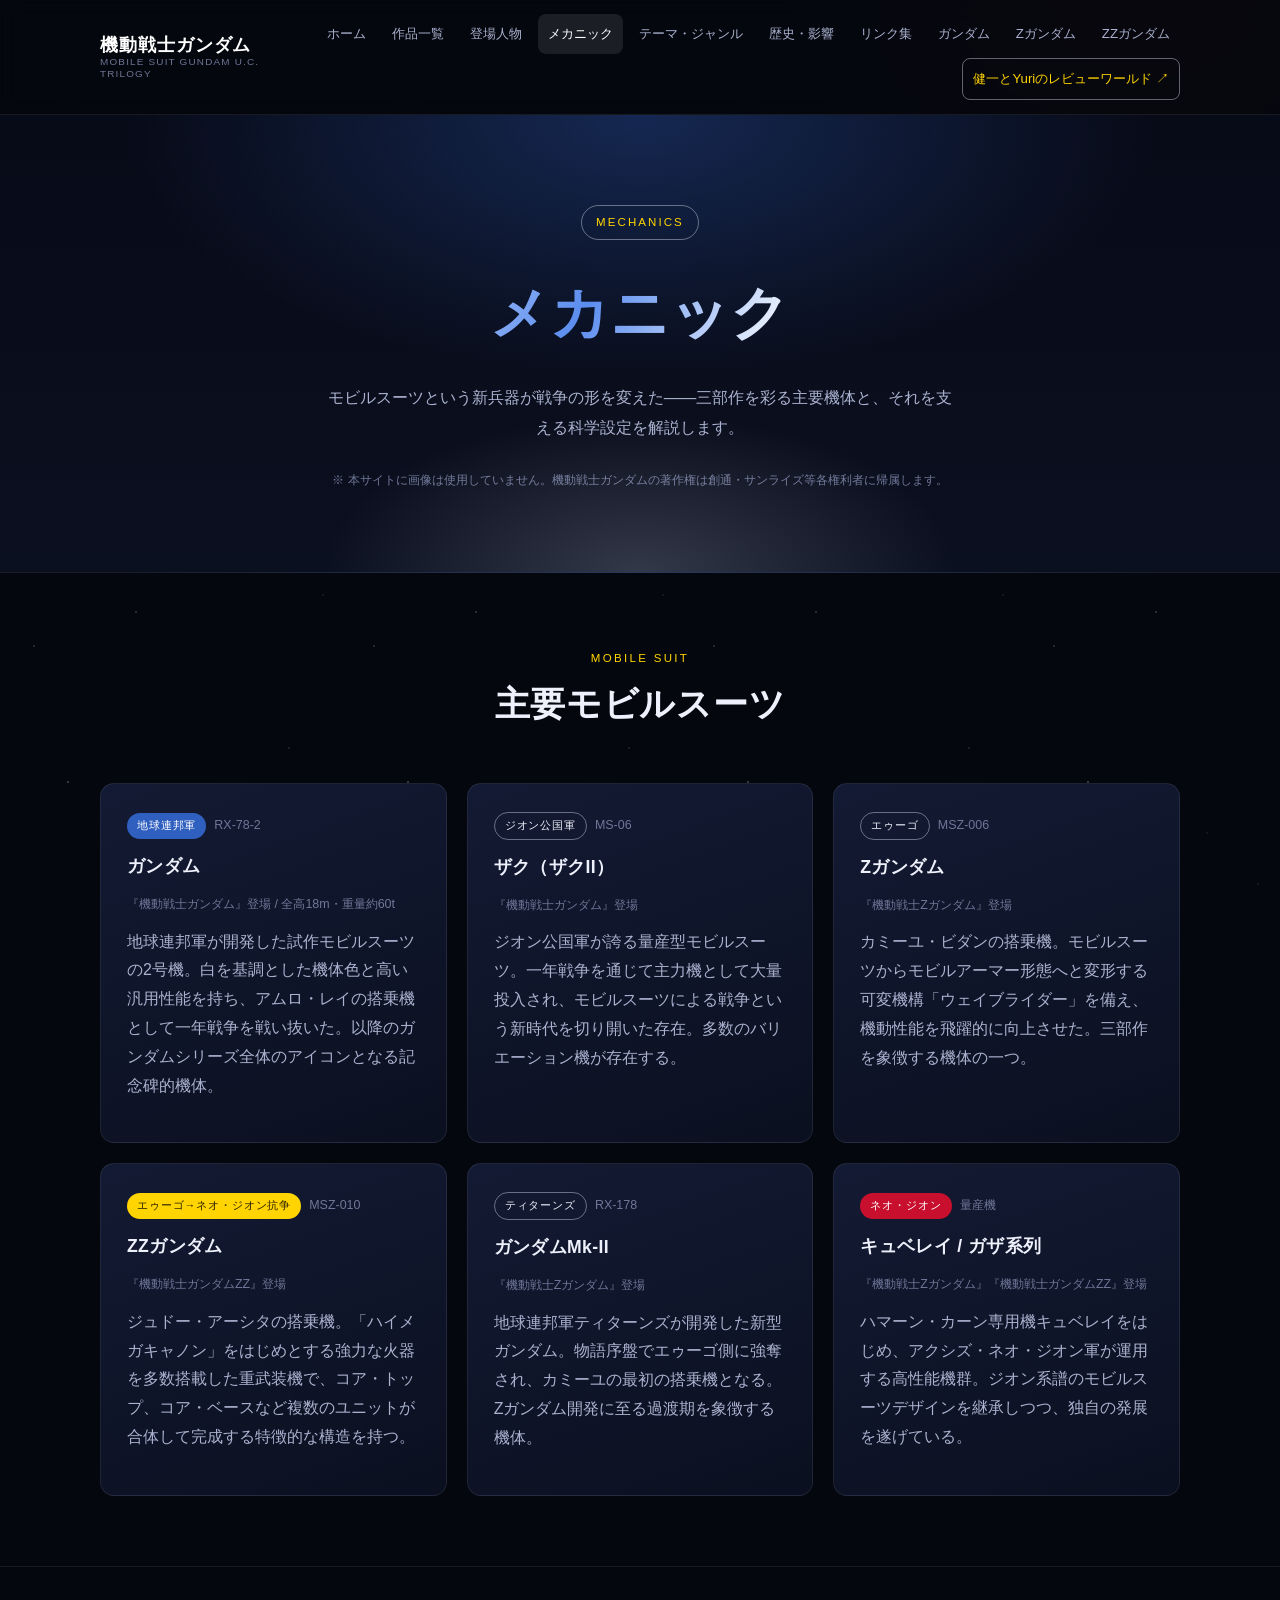
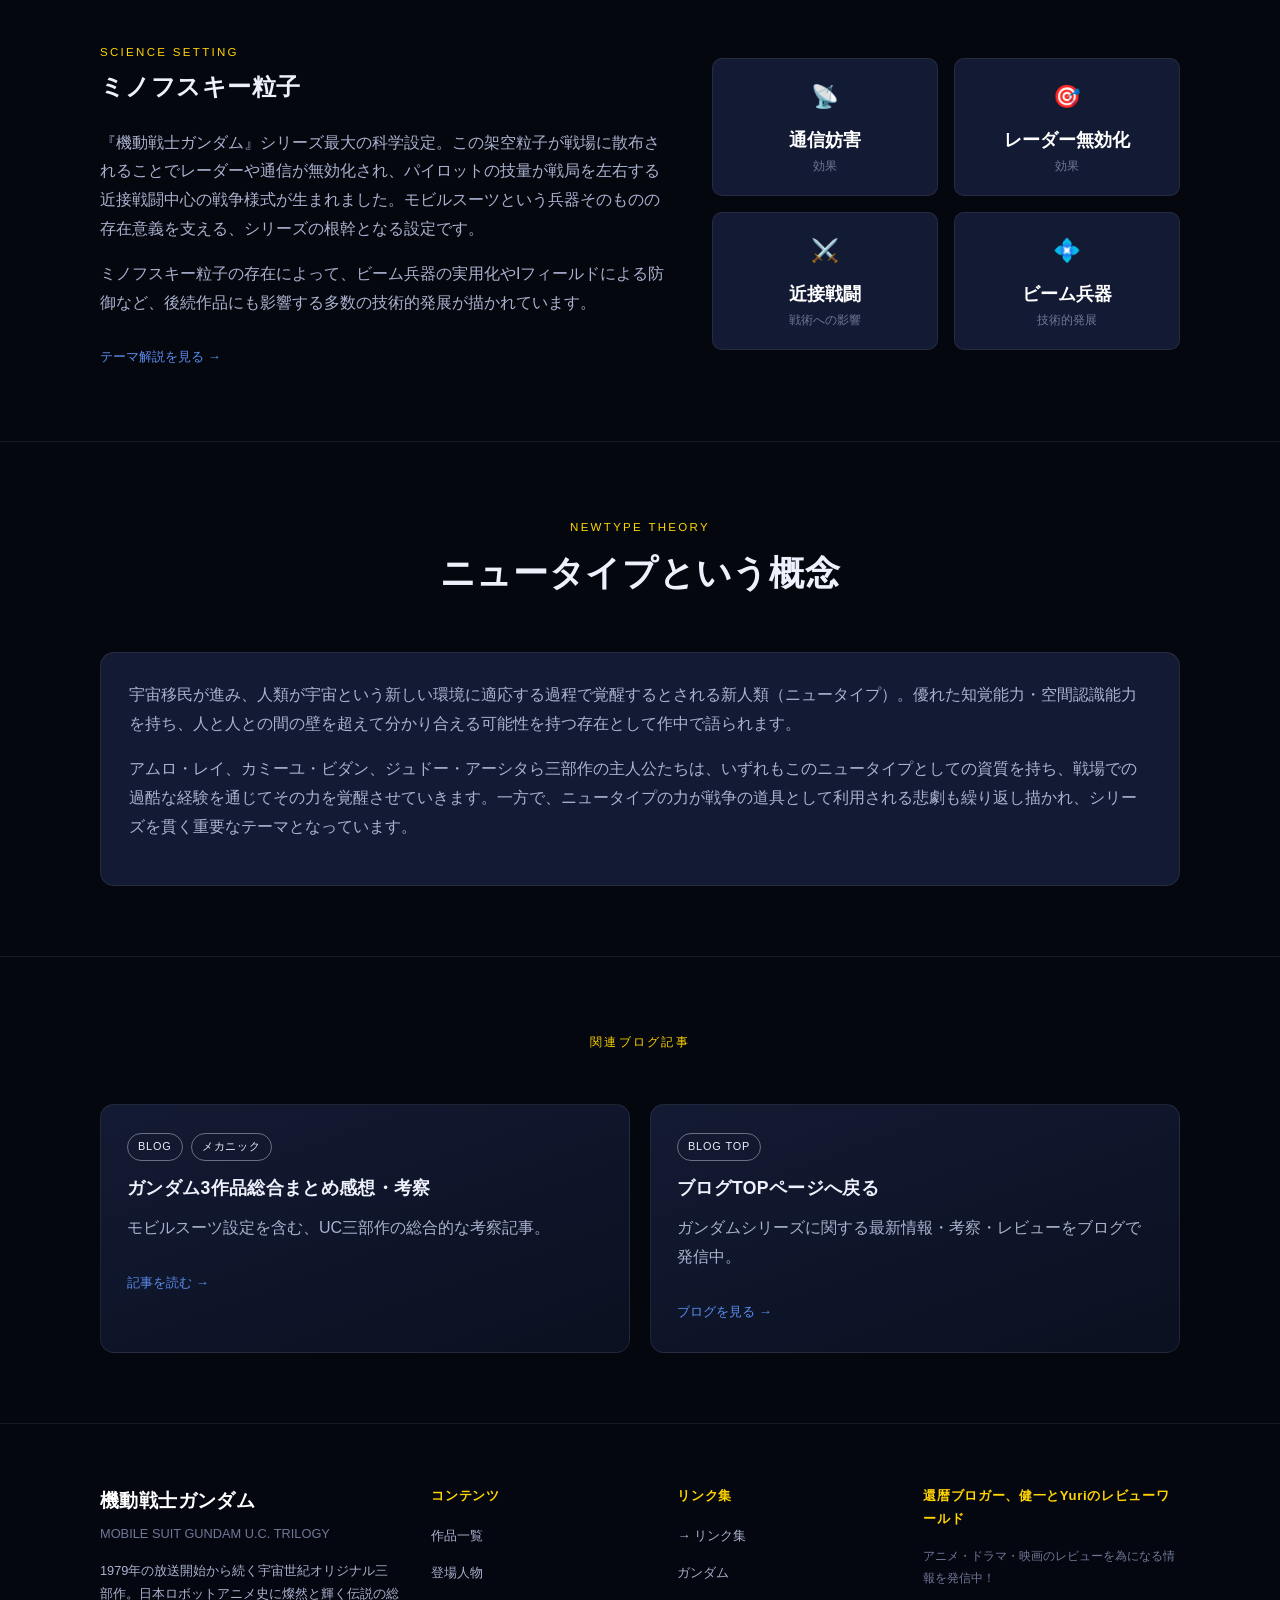
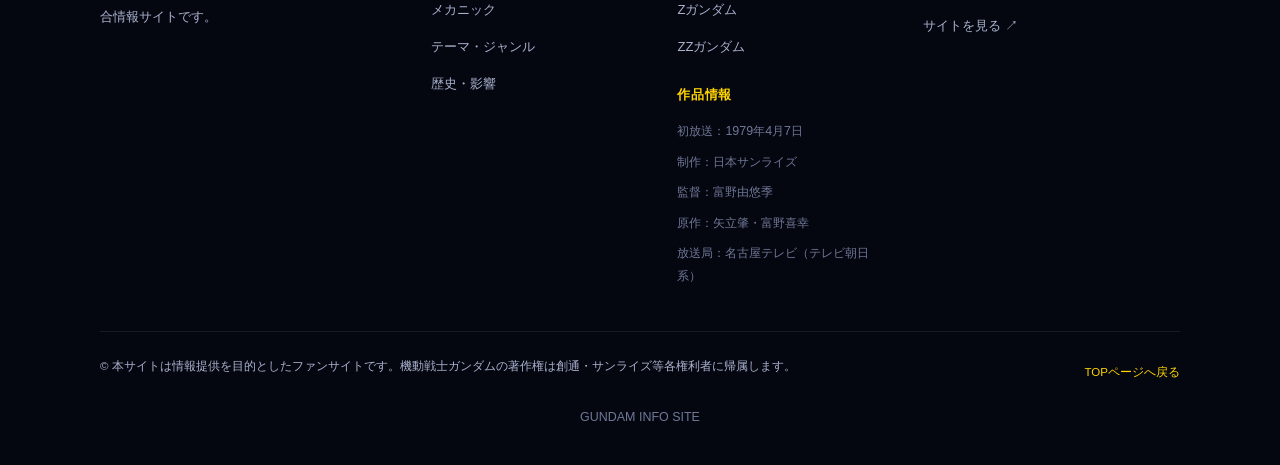
<file: mechanics.html>
<!DOCTYPE html>
<html lang="ja">
<head>
<meta charset="UTF-8">
<meta name="viewport" content="width=device-width, initial-scale=1.0">
<title>メカニック | 機動戦士ガンダム UC三部作 総合情報サイト</title>
<meta name="description" content="ガンダム、Ζガンダム、ΖΖガンダム、ザクなどのモビルスーツ、ミノフスキー粒子・ニュータイプといった科学設定を解説。">
<link rel="stylesheet" href="style.css">
</head>
<body>

<header class="site-header">
  <div class="header-inner">
    <a href="index.html" class="logo">
      <span class="logo-main">機動戦士ガンダム</span>
      <span class="logo-sub">MOBILE SUIT GUNDAM U.C. TRILOGY</span>
    </a>
    <button class="nav-toggle" aria-label="メニューを開く" aria-expanded="false">&#9776;</button>
    <nav class="site-nav">
      <a href="index.html">ホーム</a>
      <a href="works.html">作品一覧</a>
      <a href="characters.html">登場人物</a>
      <a href="mechanics.html">メカニック</a>
      <a href="themes.html">テーマ・ジャンル</a>
      <a href="history.html">歴史・影響</a>
      <a href="links.html">リンク集</a>
      <a href="gundam.html">ガンダム</a>
      <a href="zgundam.html">Ζガンダム</a>
      <a href="zzgundam.html">ΖΖガンダム</a>
      <a href="https://www.anime-station.org/" target="_blank" rel="noopener noreferrer" class="nav-external">健一とYuriのレビューワールド ↗</a>
    </nav>
  </div>
</header>

<main>

  <section class="hero">
    <div class="container">
      <span class="eyebrow">MECHANICS</span>
      <h1>メカニック</h1>
      <p class="lead">モビルスーツという新兵器が戦争の形を変えた——三部作を彩る主要機体と、それを支える科学設定を解説します。</p>
      <p class="hero-note">※ 本サイトに画像は使用していません。機動戦士ガンダムの著作権は創通・サンライズ等各権利者に帰属します。</p>
    </div>
  </section>

  <!-- MS LIST -->
  <section>
    <div class="container">
      <div class="section-head">
        <span class="section-kicker">MOBILE SUIT</span>
        <h2>主要モビルスーツ</h2>
      </div>
      <div class="grid grid-3">

        <div class="card">
          <span class="badge badge-blue">地球連邦軍</span><span class="small">RX-78-2</span>
          <h3 style="margin-top:12px;">ガンダム</h3>
          <p class="small">『機動戦士ガンダム』登場 / 全高18m・重量約60t</p>
          <p>地球連邦軍が開発した試作モビルスーツの2号機。白を基調とした機体色と高い汎用性能を持ち、アムロ・レイの搭乗機として一年戦争を戦い抜いた。以降のガンダムシリーズ全体のアイコンとなる記念碑的機体。</p>
        </div>

        <div class="card">
          <span class="badge badge-outline">ジオン公国軍</span><span class="small">MS-06</span>
          <h3 style="margin-top:12px;">ザク（ザクII）</h3>
          <p class="small">『機動戦士ガンダム』登場</p>
          <p>ジオン公国軍が誇る量産型モビルスーツ。一年戦争を通じて主力機として大量投入され、モビルスーツによる戦争という新時代を切り開いた存在。多数のバリエーション機が存在する。</p>
        </div>

        <div class="card">
          <span class="badge badge-outline">エゥーゴ</span><span class="small">MSZ-006</span>
          <h3 style="margin-top:12px;">Ζガンダム</h3>
          <p class="small">『機動戦士Ζガンダム』登場</p>
          <p>カミーユ・ビダンの搭乗機。モビルスーツからモビルアーマー形態へと変形する可変機構「ウェイブライダー」を備え、機動性能を飛躍的に向上させた。三部作を象徴する機体の一つ。</p>
        </div>

        <div class="card">
          <span class="badge badge-yellow">エゥーゴ→ネオ・ジオン抗争</span><span class="small">MSZ-010</span>
          <h3 style="margin-top:12px;">ΖΖガンダム</h3>
          <p class="small">『機動戦士ガンダムΖΖ』登場</p>
          <p>ジュドー・アーシタの搭乗機。「ハイメガキャノン」をはじめとする強力な火器を多数搭載した重武装機で、コア・トップ、コア・ベースなど複数のユニットが合体して完成する特徴的な構造を持つ。</p>
        </div>

        <div class="card">
          <span class="badge badge-outline">ティターンズ</span><span class="small">RX-178</span>
          <h3 style="margin-top:12px;">ガンダムMk-II</h3>
          <p class="small">『機動戦士Ζガンダム』登場</p>
          <p>地球連邦軍ティターンズが開発した新型ガンダム。物語序盤でエゥーゴ側に強奪され、カミーユの最初の搭乗機となる。Ζガンダム開発に至る過渡期を象徴する機体。</p>
        </div>

        <div class="card">
          <span class="badge badge-red">ネオ・ジオン</span><span class="small">量産機</span>
          <h3 style="margin-top:12px;">キュベレイ / ガザ系列</h3>
          <p class="small">『機動戦士Ζガンダム』『機動戦士ガンダムΖΖ』登場</p>
          <p>ハマーン・カーン専用機キュベレイをはじめ、アクシズ・ネオ・ジオン軍が運用する高性能機群。ジオン系譜のモビルスーツデザインを継承しつつ、独自の発展を遂げている。</p>
        </div>

      </div>
    </div>
  </section>

  <!-- SCIENCE SETTINGS -->
  <section>
    <div class="container">
      <div class="two-col">
        <div>
          <span class="section-kicker">SCIENCE SETTING</span>
          <h2 style="margin-bottom:20px;">ミノフスキー粒子</h2>
          <p>『機動戦士ガンダム』シリーズ最大の科学設定。この架空粒子が戦場に散布されることでレーダーや通信が無効化され、パイロットの技量が戦局を左右する近接戦闘中心の戦争様式が生まれました。モビルスーツという兵器そのものの存在意義を支える、シリーズの根幹となる設定です。</p>
          <p>ミノフスキー粒子の存在によって、ビーム兵器の実用化やIフィールドによる防御など、後続作品にも影響する多数の技術的発展が描かれています。</p>
          <a href="themes.html" class="card-link">テーマ解説を見る →</a>
        </div>
        <div class="spec-grid" style="grid-template-columns:repeat(2,1fr); margin-bottom:0;">
          <div class="spec-item"><div class="spec-icon">📡</div><div class="spec-value">通信妨害</div><div class="spec-label">効果</div></div>
          <div class="spec-item"><div class="spec-icon">🎯</div><div class="spec-value">レーダー無効化</div><div class="spec-label">効果</div></div>
          <div class="spec-item"><div class="spec-icon">⚔️</div><div class="spec-value">近接戦闘</div><div class="spec-label">戦術への影響</div></div>
          <div class="spec-item"><div class="spec-icon">💠</div><div class="spec-value">ビーム兵器</div><div class="spec-label">技術的発展</div></div>
        </div>
      </div>
    </div>
  </section>

  <!-- NEWTYPE -->
  <section>
    <div class="container">
      <div class="section-head">
        <span class="section-kicker">NEWTYPE THEORY</span>
        <h2>ニュータイプという概念</h2>
      </div>
      <div class="panel">
        <p>宇宙移民が進み、人類が宇宙という新しい環境に適応する過程で覚醒するとされる新人類（ニュータイプ）。優れた知覚能力・空間認識能力を持ち、人と人との間の壁を超えて分かり合える可能性を持つ存在として作中で語られます。</p>
        <p>アムロ・レイ、カミーユ・ビダン、ジュドー・アーシタら三部作の主人公たちは、いずれもこのニュータイプとしての資質を持ち、戦場での過酷な経験を通じてその力を覚醒させていきます。一方で、ニュータイプの力が戦争の道具として利用される悲劇も繰り返し描かれ、シリーズを貫く重要なテーマとなっています。</p>
      </div>
    </div>
  </section>

  <!-- BLOG -->
  <section>
    <div class="container">
      <div class="section-head">
        <span class="section-kicker">関連ブログ記事</span>
      </div>
      <div class="grid grid-2">
        <a class="card" href="https://ameblo.jp/kenanime2026/entry-12974186454.html" target="_blank" rel="noopener noreferrer">
          <span class="badge badge-outline">BLOG</span><span class="badge badge-outline">メカニック</span>
          <h3 style="margin-top:12px;">ガンダム3作品総合まとめ感想・考察</h3>
          <p>モビルスーツ設定を含む、UC三部作の総合的な考察記事。</p>
          <span class="card-link">記事を読む →</span>
        </a>
        <a class="card" href="https://www.anime-station.org/" target="_blank" rel="noopener noreferrer">
          <span class="badge badge-outline">BLOG TOP</span>
          <h3 style="margin-top:12px;">ブログTOPページへ戻る</h3>
          <p>ガンダムシリーズに関する最新情報・考察・レビューをブログで発信中。</p>
          <span class="card-link">ブログを見る →</span>
        </a>
      </div>
    </div>
  </section>

</main>

<footer class="site-footer">
  <div class="container">
    <div class="footer-inner">
      <div class="footer-brand">
        <h2>機動戦士ガンダム</h2>
        <p class="small" style="margin-bottom:14px;">MOBILE SUIT GUNDAM U.C. TRILOGY</p>
        <p>1979年の放送開始から続く宇宙世紀オリジナル三部作。日本ロボットアニメ史に燦然と輝く伝説の総合情報サイトです。</p>
      </div>
      <div class="footer-col">
        <h3>コンテンツ</h3>
        <ul>
          <li><a href="works.html">作品一覧</a></li>
          <li><a href="characters.html">登場人物</a></li>
          <li><a href="mechanics.html">メカニック</a></li>
          <li><a href="themes.html">テーマ・ジャンル</a></li>
          <li><a href="history.html">歴史・影響</a></li>
        </ul>
      </div>
      <div class="footer-col">
        <h3>リンク集</h3>
        <ul>
          <li><a href="links.html">→ リンク集</a></li>
          <li><a href="gundam.html">ガンダム</a></li>
          <li><a href="zgundam.html">Ζガンダム</a></li>
          <li><a href="zzgundam.html">ΖΖガンダム</a></li>
        </ul>
        <h3 style="margin-top:22px;">作品情報</h3>
        <ul class="footer-info">
          <li>初放送：1979年4月7日</li>
          <li>制作：日本サンライズ</li>
          <li>監督：富野由悠季</li>
          <li>原作：矢立肇・富野喜幸</li>
          <li>放送局：名古屋テレビ（テレビ朝日系）</li>
        </ul>
      </div>
      <div class="footer-col">
        <h3>還暦ブロガー、健一とYuriのレビューワールド</h3>
        <p class="small">アニメ・ドラマ・映画のレビューを為になる情報を発信中！</p>
        <a href="https://www.anime-station.org/" target="_blank" rel="noopener noreferrer" class="card-link">サイトを見る ↗</a>
      </div>
    </div>
    <div class="footer-bottom">
      <p>© 本サイトは情報提供を目的としたファンサイトです。機動戦士ガンダムの著作権は創通・サンライズ等各権利者に帰属します。</p>
      <a href="index.html">TOPページへ戻る</a>
    </div>
    <p class="small center" style="margin-top:18px;">GUNDAM INFO SITE</p>
  </div>
</footer>

<script src="script.js"></script>
</body>
</html>
</file>
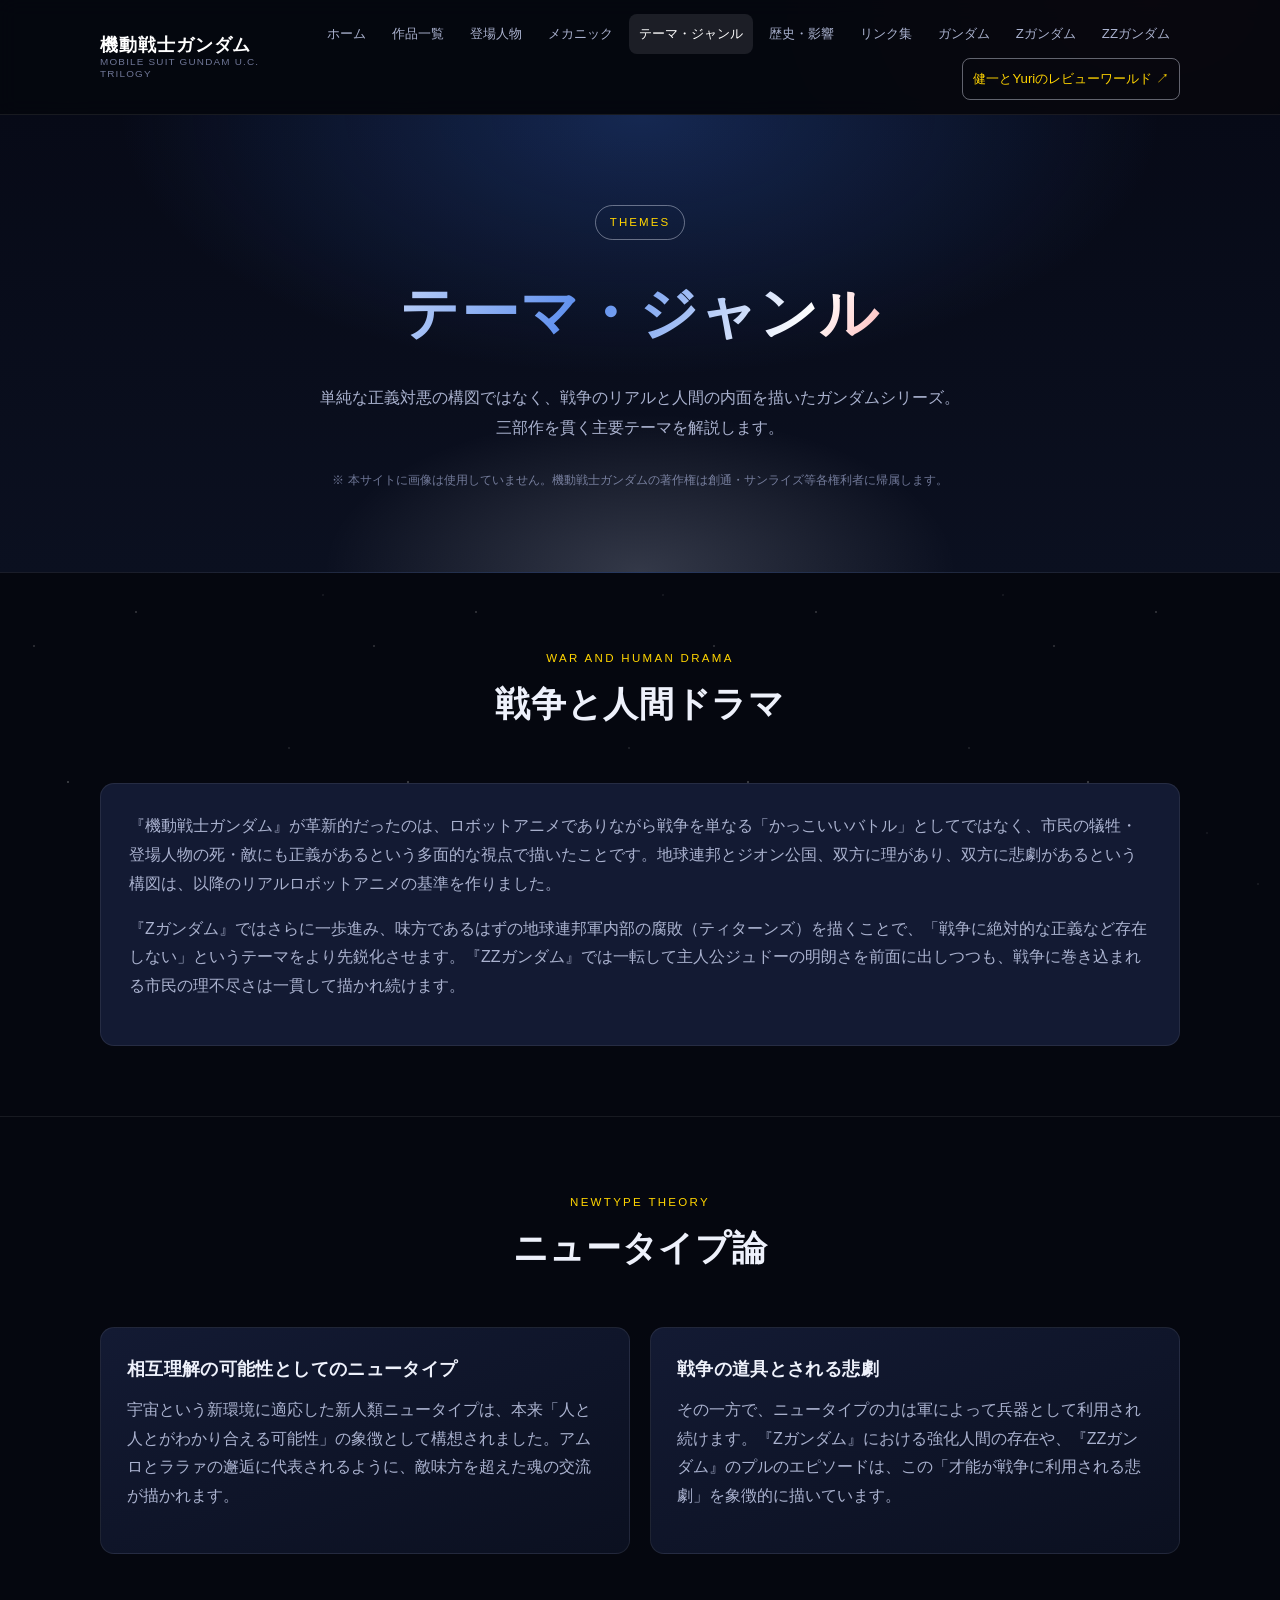
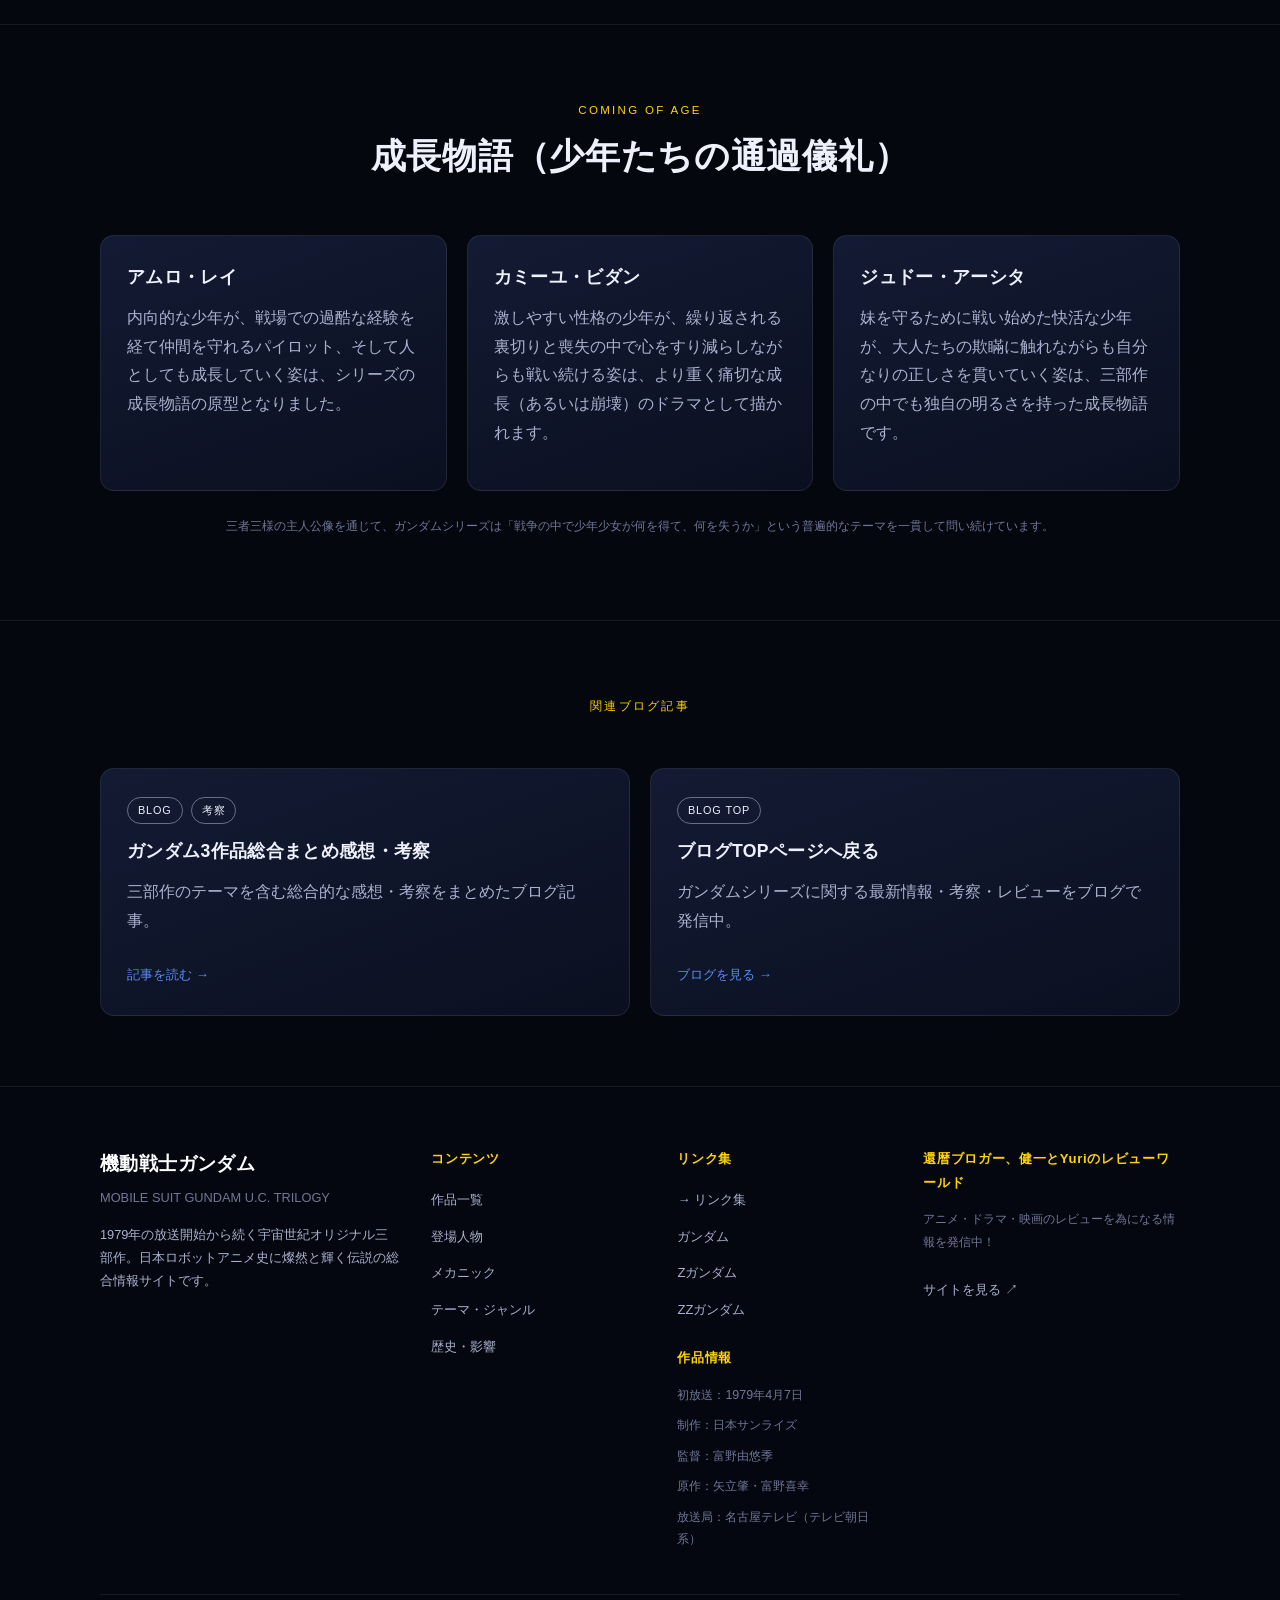
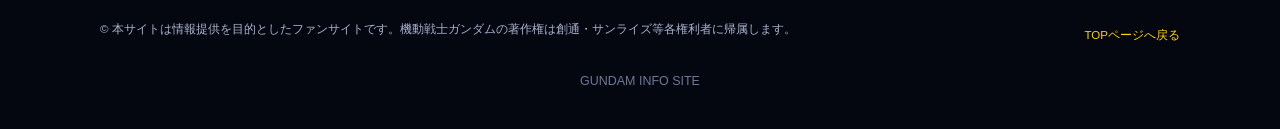
<file: themes.html>
<!DOCTYPE html>
<html lang="ja">
<head>
<meta charset="UTF-8">
<meta name="viewport" content="width=device-width, initial-scale=1.0">
<title>テーマ・ジャンル | 機動戦士ガンダム UC三部作 総合情報サイト</title>
<meta name="description" content="戦争と人間ドラマ、ニュータイプ論、成長物語——UC三部作が描く深遠なテーマを多角的に解説します。">
<link rel="stylesheet" href="style.css">
</head>
<body>

<header class="site-header">
  <div class="header-inner">
    <a href="index.html" class="logo">
      <span class="logo-main">機動戦士ガンダム</span>
      <span class="logo-sub">MOBILE SUIT GUNDAM U.C. TRILOGY</span>
    </a>
    <button class="nav-toggle" aria-label="メニューを開く" aria-expanded="false">&#9776;</button>
    <nav class="site-nav">
      <a href="index.html">ホーム</a>
      <a href="works.html">作品一覧</a>
      <a href="characters.html">登場人物</a>
      <a href="mechanics.html">メカニック</a>
      <a href="themes.html">テーマ・ジャンル</a>
      <a href="history.html">歴史・影響</a>
      <a href="links.html">リンク集</a>
      <a href="gundam.html">ガンダム</a>
      <a href="zgundam.html">Ζガンダム</a>
      <a href="zzgundam.html">ΖΖガンダム</a>
      <a href="https://www.anime-station.org/" target="_blank" rel="noopener noreferrer" class="nav-external">健一とYuriのレビューワールド ↗</a>
    </nav>
  </div>
</header>

<main>

  <section class="hero">
    <div class="container">
      <span class="eyebrow">THEMES</span>
      <h1>テーマ・ジャンル</h1>
      <p class="lead">単純な正義対悪の構図ではなく、戦争のリアルと人間の内面を描いたガンダムシリーズ。三部作を貫く主要テーマを解説します。</p>
      <p class="hero-note">※ 本サイトに画像は使用していません。機動戦士ガンダムの著作権は創通・サンライズ等各権利者に帰属します。</p>
    </div>
  </section>

  <!-- WAR AND HUMAN DRAMA -->
  <section>
    <div class="container">
      <div class="section-head">
        <span class="section-kicker">WAR AND HUMAN DRAMA</span>
        <h2>戦争と人間ドラマ</h2>
      </div>
      <div class="panel">
        <p>『機動戦士ガンダム』が革新的だったのは、ロボットアニメでありながら戦争を単なる「かっこいいバトル」としてではなく、市民の犠牲・登場人物の死・敵にも正義があるという多面的な視点で描いたことです。地球連邦とジオン公国、双方に理があり、双方に悲劇があるという構図は、以降のリアルロボットアニメの基準を作りました。</p>
        <p>『Ζガンダム』ではさらに一歩進み、味方であるはずの地球連邦軍内部の腐敗（ティターンズ）を描くことで、「戦争に絶対的な正義など存在しない」というテーマをより先鋭化させます。『ΖΖガンダム』では一転して主人公ジュドーの明朗さを前面に出しつつも、戦争に巻き込まれる市民の理不尽さは一貫して描かれ続けます。</p>
      </div>
    </div>
  </section>

  <!-- NEWTYPE THEORY -->
  <section>
    <div class="container">
      <div class="section-head">
        <span class="section-kicker">NEWTYPE THEORY</span>
        <h2>ニュータイプ論</h2>
      </div>
      <div class="grid grid-2">
        <div class="card">
          <h3>相互理解の可能性としてのニュータイプ</h3>
          <p>宇宙という新環境に適応した新人類ニュータイプは、本来「人と人とがわかり合える可能性」の象徴として構想されました。アムロとララァの邂逅に代表されるように、敵味方を超えた魂の交流が描かれます。</p>
        </div>
        <div class="card">
          <h3>戦争の道具とされる悲劇</h3>
          <p>その一方で、ニュータイプの力は軍によって兵器として利用され続けます。『Ζガンダム』における強化人間の存在や、『ΖΖガンダム』のプルのエピソードは、この「才能が戦争に利用される悲劇」を象徴的に描いています。</p>
        </div>
      </div>
    </div>
  </section>

  <!-- COMING OF AGE -->
  <section>
    <div class="container">
      <div class="section-head">
        <span class="section-kicker">COMING OF AGE</span>
        <h2>成長物語（少年たちの通過儀礼）</h2>
      </div>
      <div class="grid grid-3">
        <div class="card">
          <h3>アムロ・レイ</h3>
          <p>内向的な少年が、戦場での過酷な経験を経て仲間を守れるパイロット、そして人としても成長していく姿は、シリーズの成長物語の原型となりました。</p>
        </div>
        <div class="card">
          <h3>カミーユ・ビダン</h3>
          <p>激しやすい性格の少年が、繰り返される裏切りと喪失の中で心をすり減らしながらも戦い続ける姿は、より重く痛切な成長（あるいは崩壊）のドラマとして描かれます。</p>
        </div>
        <div class="card">
          <h3>ジュドー・アーシタ</h3>
          <p>妹を守るために戦い始めた快活な少年が、大人たちの欺瞞に触れながらも自分なりの正しさを貫いていく姿は、三部作の中でも独自の明るさを持った成長物語です。</p>
        </div>
      </div>
      <p class="small center" style="margin-top:24px;">三者三様の主人公像を通じて、ガンダムシリーズは「戦争の中で少年少女が何を得て、何を失うか」という普遍的なテーマを一貫して問い続けています。</p>
    </div>
  </section>

  <!-- BLOG -->
  <section>
    <div class="container">
      <div class="section-head">
        <span class="section-kicker">関連ブログ記事</span>
      </div>
      <div class="grid grid-2">
        <a class="card" href="https://ameblo.jp/kenanime2026/entry-12974186454.html" target="_blank" rel="noopener noreferrer">
          <span class="badge badge-outline">BLOG</span><span class="badge badge-outline">考察</span>
          <h3 style="margin-top:12px;">ガンダム3作品総合まとめ感想・考察</h3>
          <p>三部作のテーマを含む総合的な感想・考察をまとめたブログ記事。</p>
          <span class="card-link">記事を読む →</span>
        </a>
        <a class="card" href="https://www.anime-station.org/" target="_blank" rel="noopener noreferrer">
          <span class="badge badge-outline">BLOG TOP</span>
          <h3 style="margin-top:12px;">ブログTOPページへ戻る</h3>
          <p>ガンダムシリーズに関する最新情報・考察・レビューをブログで発信中。</p>
          <span class="card-link">ブログを見る →</span>
        </a>
      </div>
    </div>
  </section>

</main>

<footer class="site-footer">
  <div class="container">
    <div class="footer-inner">
      <div class="footer-brand">
        <h2>機動戦士ガンダム</h2>
        <p class="small" style="margin-bottom:14px;">MOBILE SUIT GUNDAM U.C. TRILOGY</p>
        <p>1979年の放送開始から続く宇宙世紀オリジナル三部作。日本ロボットアニメ史に燦然と輝く伝説の総合情報サイトです。</p>
      </div>
      <div class="footer-col">
        <h3>コンテンツ</h3>
        <ul>
          <li><a href="works.html">作品一覧</a></li>
          <li><a href="characters.html">登場人物</a></li>
          <li><a href="mechanics.html">メカニック</a></li>
          <li><a href="themes.html">テーマ・ジャンル</a></li>
          <li><a href="history.html">歴史・影響</a></li>
        </ul>
      </div>
      <div class="footer-col">
        <h3>リンク集</h3>
        <ul>
          <li><a href="links.html">→ リンク集</a></li>
          <li><a href="gundam.html">ガンダム</a></li>
          <li><a href="zgundam.html">Ζガンダム</a></li>
          <li><a href="zzgundam.html">ΖΖガンダム</a></li>
        </ul>
        <h3 style="margin-top:22px;">作品情報</h3>
        <ul class="footer-info">
          <li>初放送：1979年4月7日</li>
          <li>制作：日本サンライズ</li>
          <li>監督：富野由悠季</li>
          <li>原作：矢立肇・富野喜幸</li>
          <li>放送局：名古屋テレビ（テレビ朝日系）</li>
        </ul>
      </div>
      <div class="footer-col">
        <h3>還暦ブロガー、健一とYuriのレビューワールド</h3>
        <p class="small">アニメ・ドラマ・映画のレビューを為になる情報を発信中！</p>
        <a href="https://www.anime-station.org/" target="_blank" rel="noopener noreferrer" class="card-link">サイトを見る ↗</a>
      </div>
    </div>
    <div class="footer-bottom">
      <p>© 本サイトは情報提供を目的としたファンサイトです。機動戦士ガンダムの著作権は創通・サンライズ等各権利者に帰属します。</p>
      <a href="index.html">TOPページへ戻る</a>
    </div>
    <p class="small center" style="margin-top:18px;">GUNDAM INFO SITE</p>
  </div>
</footer>

<script src="script.js"></script>
</body>
</html>
</file>
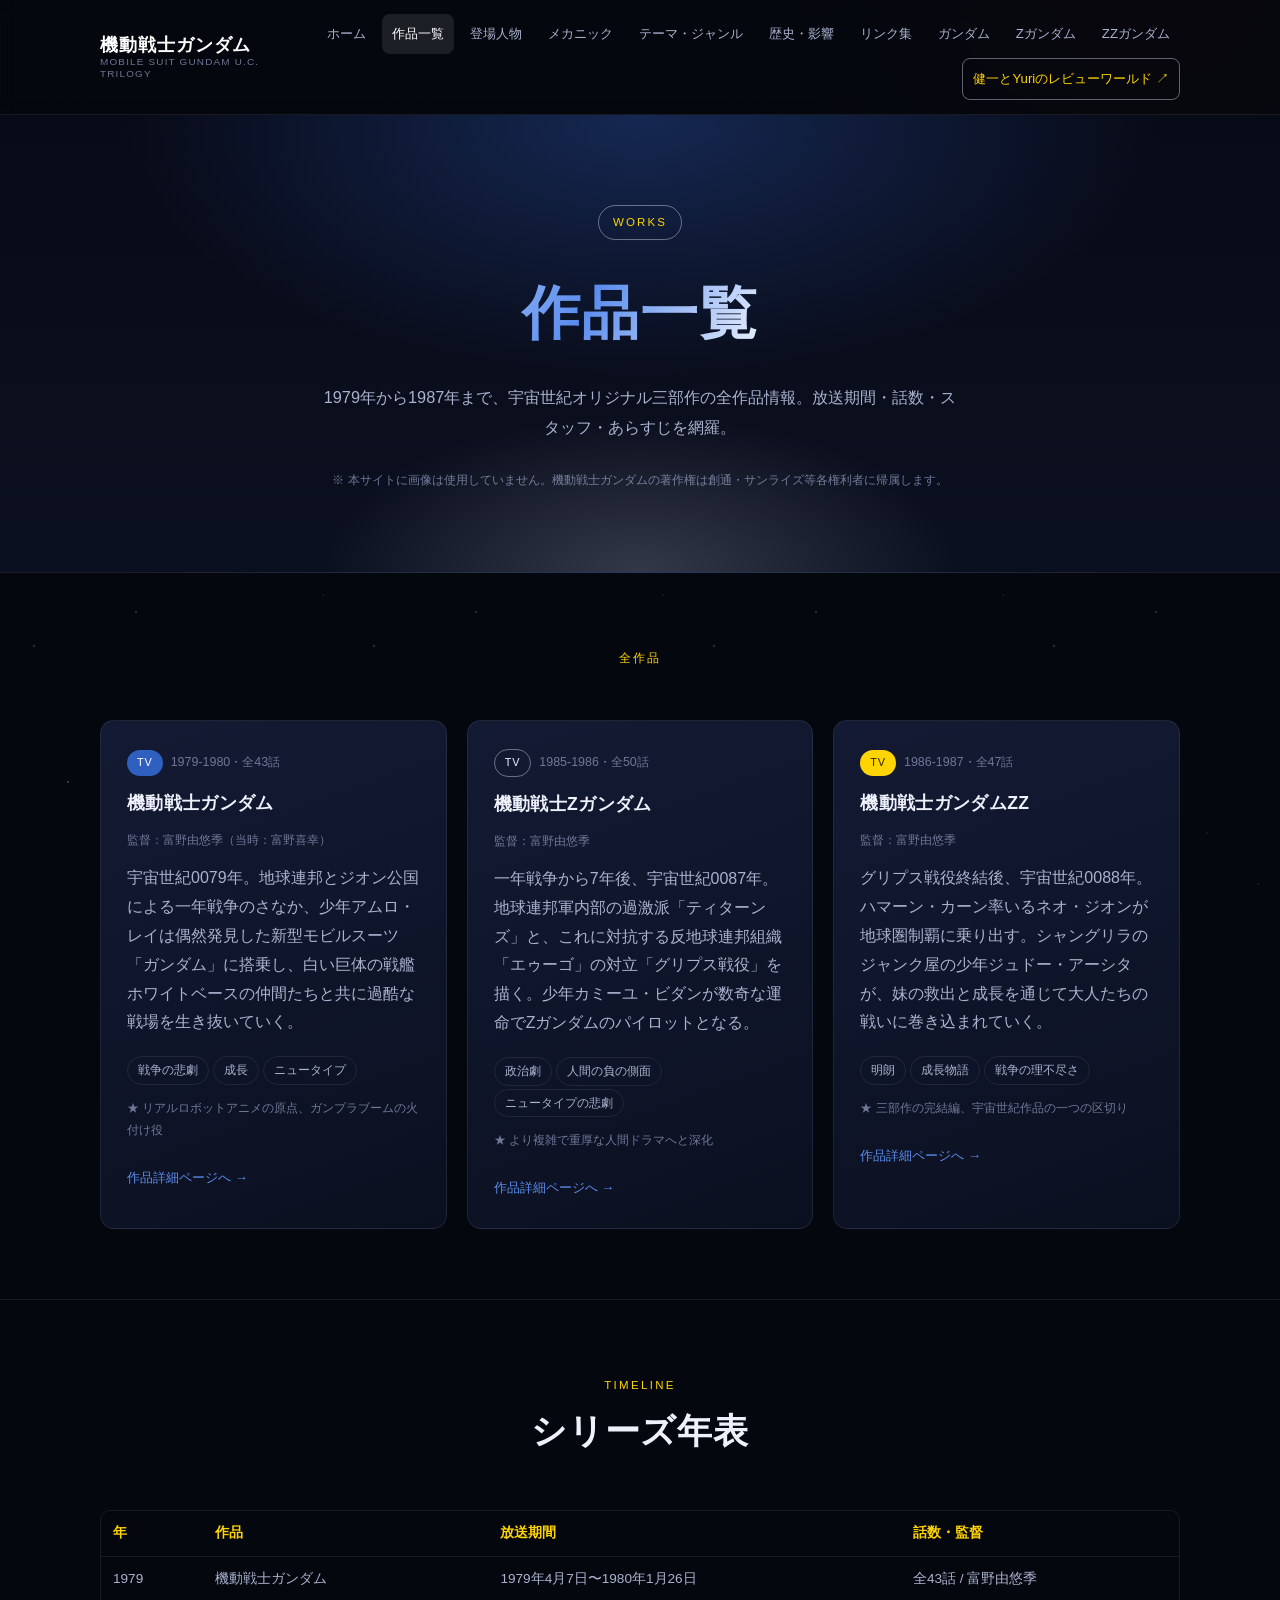
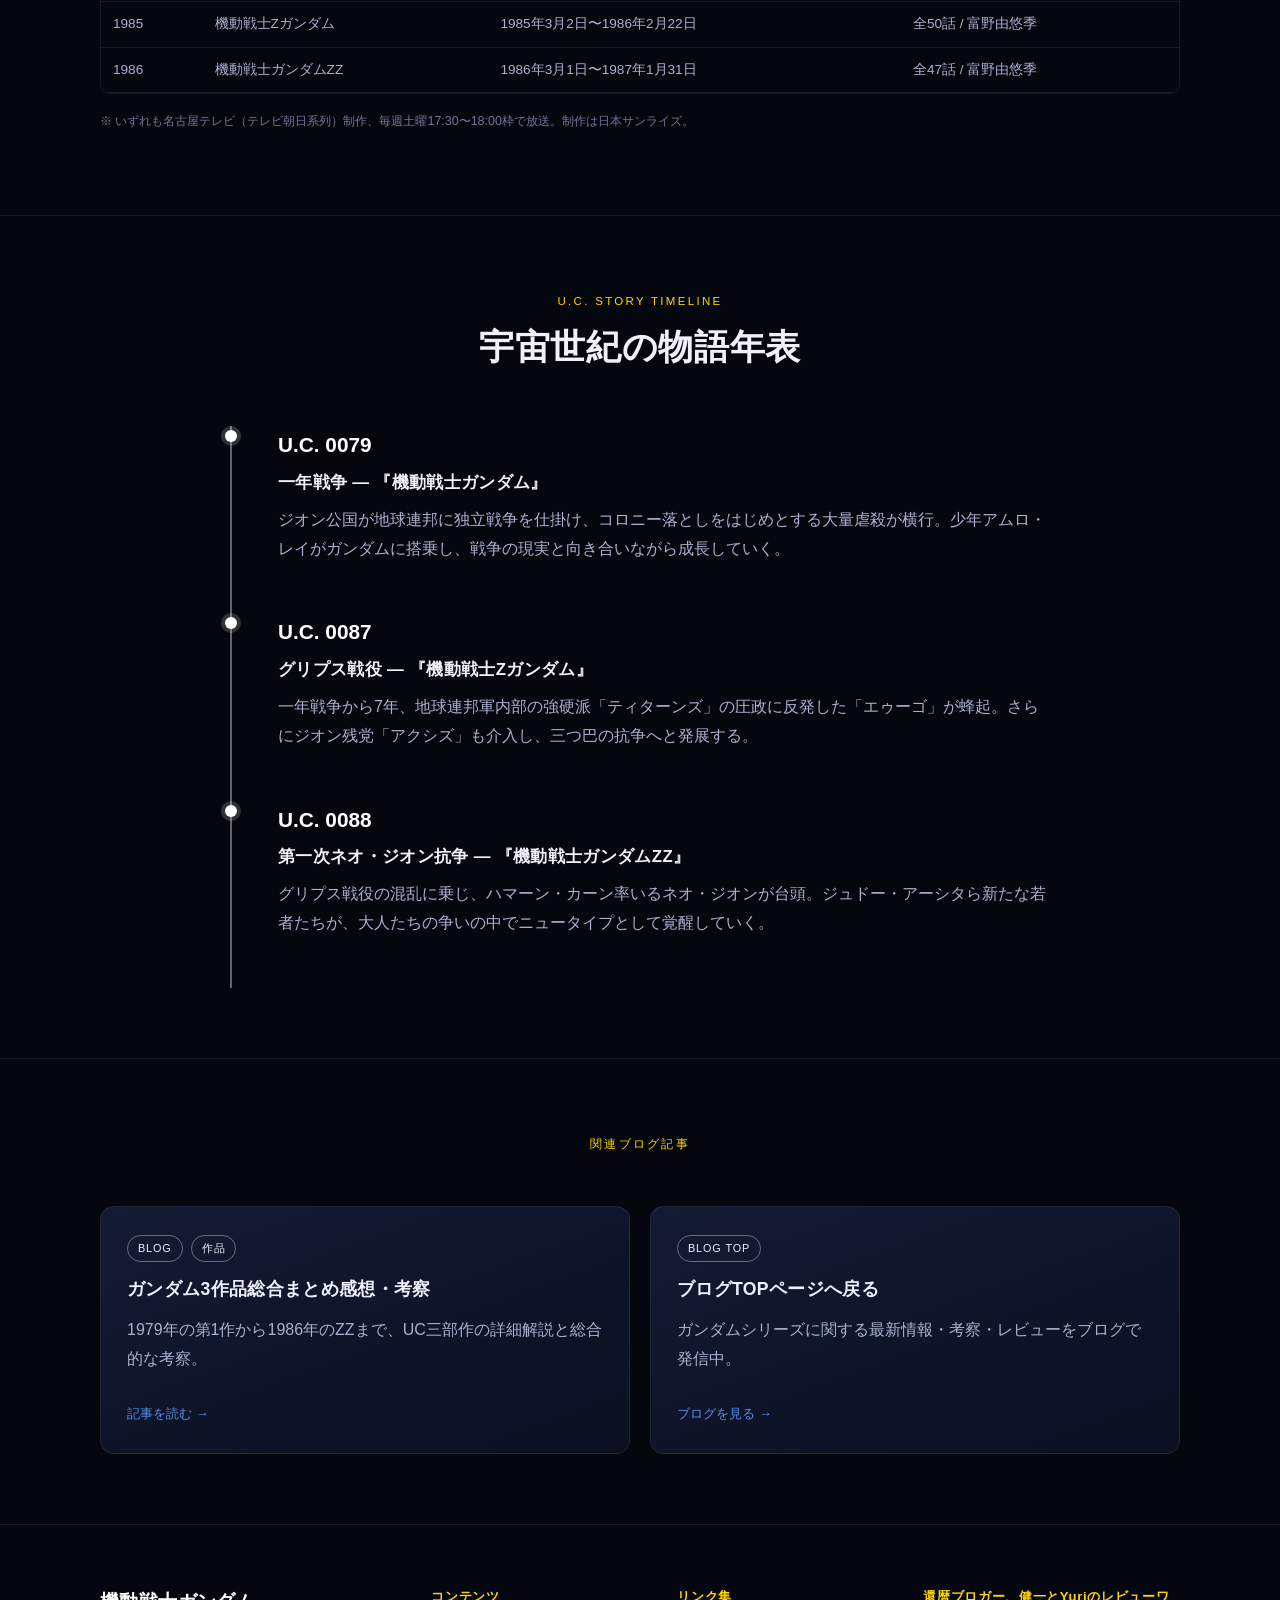
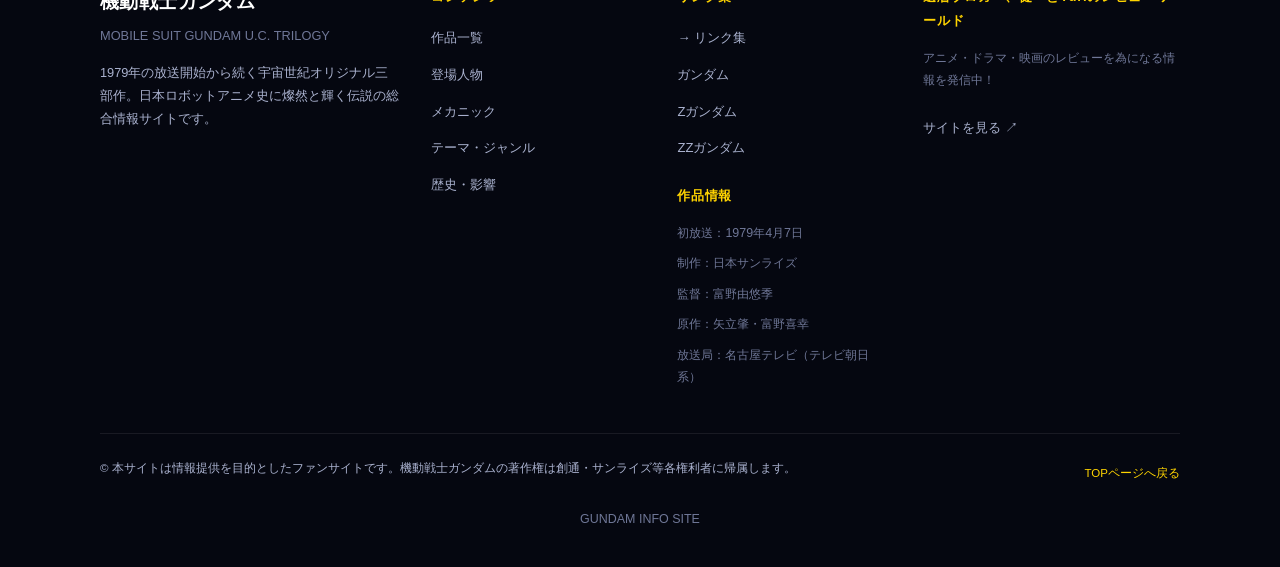
<file: works.html>
<!DOCTYPE html>
<html lang="ja">
<head>
<meta charset="UTF-8">
<meta name="viewport" content="width=device-width, initial-scale=1.0">
<title>作品一覧 | 機動戦士ガンダム UC三部作 総合情報サイト</title>
<meta name="description" content="1979年『機動戦士ガンダム』から1986年『機動戦士ガンダムΖΖ』まで、宇宙世紀オリジナル三部作の放送期間・話数・監督・あらすじを網羅した作品ガイド。">
<link rel="stylesheet" href="style.css">
</head>
<body>

<header class="site-header">
  <div class="header-inner">
    <a href="index.html" class="logo">
      <span class="logo-main">機動戦士ガンダム</span>
      <span class="logo-sub">MOBILE SUIT GUNDAM U.C. TRILOGY</span>
    </a>
    <button class="nav-toggle" aria-label="メニューを開く" aria-expanded="false">&#9776;</button>
    <nav class="site-nav">
      <a href="index.html">ホーム</a>
      <a href="works.html">作品一覧</a>
      <a href="characters.html">登場人物</a>
      <a href="mechanics.html">メカニック</a>
      <a href="themes.html">テーマ・ジャンル</a>
      <a href="history.html">歴史・影響</a>
      <a href="links.html">リンク集</a>
      <a href="gundam.html">ガンダム</a>
      <a href="zgundam.html">Ζガンダム</a>
      <a href="zzgundam.html">ΖΖガンダム</a>
      <a href="https://www.anime-station.org/" target="_blank" rel="noopener noreferrer" class="nav-external">健一とYuriのレビューワールド ↗</a>
    </nav>
  </div>
</header>

<main>

  <section class="hero">
    <div class="container">
      <span class="eyebrow">WORKS</span>
      <h1>作品一覧</h1>
      <p class="lead">1979年から1987年まで、宇宙世紀オリジナル三部作の全作品情報。放送期間・話数・スタッフ・あらすじを網羅。</p>
      <p class="hero-note">※ 本サイトに画像は使用していません。機動戦士ガンダムの著作権は創通・サンライズ等各権利者に帰属します。</p>
    </div>
  </section>

  <section>
    <div class="container">
      <div class="section-head">
        <span class="section-kicker">全作品</span>
      </div>
      <div class="grid grid-3">

        <a class="card" href="gundam.html">
          <span class="badge badge-blue">TV</span><span class="small">1979-1980・全43話</span>
          <h3 style="margin-top:12px;">機動戦士ガンダム</h3>
          <p class="small">監督：富野由悠季（当時：富野喜幸）</p>
          <p>宇宙世紀0079年。地球連邦とジオン公国による一年戦争のさなか、少年アムロ・レイは偶然発見した新型モビルスーツ「ガンダム」に搭乗し、白い巨体の戦艦ホワイトベースの仲間たちと共に過酷な戦場を生き抜いていく。</p>
          <span class="tag">戦争の悲劇</span><span class="tag">成長</span><span class="tag">ニュータイプ</span>
          <p class="small" style="margin-top:12px;">★ リアルロボットアニメの原点、ガンプラブームの火付け役</p>
          <span class="card-link">作品詳細ページへ →</span>
        </a>

        <a class="card" href="zgundam.html">
          <span class="badge badge-outline">TV</span><span class="small">1985-1986・全50話</span>
          <h3 style="margin-top:12px;">機動戦士Ζガンダム</h3>
          <p class="small">監督：富野由悠季</p>
          <p>一年戦争から7年後、宇宙世紀0087年。地球連邦軍内部の過激派「ティターンズ」と、これに対抗する反地球連邦組織「エゥーゴ」の対立「グリプス戦役」を描く。少年カミーユ・ビダンが数奇な運命でΖガンダムのパイロットとなる。</p>
          <span class="tag">政治劇</span><span class="tag">人間の負の側面</span><span class="tag">ニュータイプの悲劇</span>
          <p class="small" style="margin-top:12px;">★ より複雑で重厚な人間ドラマへと深化</p>
          <span class="card-link">作品詳細ページへ →</span>
        </a>

        <a class="card" href="zzgundam.html">
          <span class="badge badge-yellow">TV</span><span class="small">1986-1987・全47話</span>
          <h3 style="margin-top:12px;">機動戦士ガンダムΖΖ</h3>
          <p class="small">監督：富野由悠季</p>
          <p>グリプス戦役終結後、宇宙世紀0088年。ハマーン・カーン率いるネオ・ジオンが地球圏制覇に乗り出す。シャングリラのジャンク屋の少年ジュドー・アーシタが、妹の救出と成長を通じて大人たちの戦いに巻き込まれていく。</p>
          <span class="tag">明朗</span><span class="tag">成長物語</span><span class="tag">戦争の理不尽さ</span>
          <p class="small" style="margin-top:12px;">★ 三部作の完結編、宇宙世紀作品の一つの区切り</p>
          <span class="card-link">作品詳細ページへ →</span>
        </a>

      </div>
    </div>
  </section>

  <!-- TIMELINE -->
  <section>
    <div class="container">
      <div class="section-head">
        <span class="section-kicker">TIMELINE</span>
        <h2>シリーズ年表</h2>
      </div>
      <div class="table-scroll">
        <table class="data-table">
          <thead>
            <tr><th>年</th><th>作品</th><th>放送期間</th><th>話数・監督</th></tr>
          </thead>
          <tbody>
            <tr><td>1979</td><td>機動戦士ガンダム</td><td>1979年4月7日〜1980年1月26日</td><td>全43話 / 富野由悠季</td></tr>
            <tr><td>1985</td><td>機動戦士Ζガンダム</td><td>1985年3月2日〜1986年2月22日</td><td>全50話 / 富野由悠季</td></tr>
            <tr><td>1986</td><td>機動戦士ガンダムΖΖ</td><td>1986年3月1日〜1987年1月31日</td><td>全47話 / 富野由悠季</td></tr>
          </tbody>
        </table>
      </div>
      <p class="small" style="margin-top:16px;">※ いずれも名古屋テレビ（テレビ朝日系列）制作、毎週土曜17:30〜18:00枠で放送。制作は日本サンライズ。</p>
    </div>
  </section>

  <!-- U.C. TIMELINE STORY -->
  <section>
    <div class="container">
      <div class="section-head">
        <span class="section-kicker">U.C. STORY TIMELINE</span>
        <h2>宇宙世紀の物語年表</h2>
      </div>
      <div class="timeline">
        <div class="timeline-item">
          <div class="timeline-year">U.C. 0079</div>
          <h3>一年戦争 — 『機動戦士ガンダム』</h3>
          <p>ジオン公国が地球連邦に独立戦争を仕掛け、コロニー落としをはじめとする大量虐殺が横行。少年アムロ・レイがガンダムに搭乗し、戦争の現実と向き合いながら成長していく。</p>
        </div>
        <div class="timeline-item">
          <div class="timeline-year">U.C. 0087</div>
          <h3>グリプス戦役 — 『機動戦士Ζガンダム』</h3>
          <p>一年戦争から7年、地球連邦軍内部の強硬派「ティターンズ」の圧政に反発した「エゥーゴ」が蜂起。さらにジオン残党「アクシズ」も介入し、三つ巴の抗争へと発展する。</p>
        </div>
        <div class="timeline-item">
          <div class="timeline-year">U.C. 0088</div>
          <h3>第一次ネオ・ジオン抗争 — 『機動戦士ガンダムΖΖ』</h3>
          <p>グリプス戦役の混乱に乗じ、ハマーン・カーン率いるネオ・ジオンが台頭。ジュドー・アーシタら新たな若者たちが、大人たちの争いの中でニュータイプとして覚醒していく。</p>
        </div>
      </div>
    </div>
  </section>

  <!-- BLOG -->
  <section>
    <div class="container">
      <div class="section-head">
        <span class="section-kicker">関連ブログ記事</span>
      </div>
      <div class="grid grid-2">
        <a class="card" href="https://ameblo.jp/kenanime2026/entry-12974186454.html" target="_blank" rel="noopener noreferrer">
          <span class="badge badge-outline">BLOG</span><span class="badge badge-outline">作品</span>
          <h3 style="margin-top:12px;">ガンダム3作品総合まとめ感想・考察</h3>
          <p>1979年の第1作から1986年のΖΖまで、UC三部作の詳細解説と総合的な考察。</p>
          <span class="card-link">記事を読む →</span>
        </a>
        <a class="card" href="https://www.anime-station.org/" target="_blank" rel="noopener noreferrer">
          <span class="badge badge-outline">BLOG TOP</span>
          <h3 style="margin-top:12px;">ブログTOPページへ戻る</h3>
          <p>ガンダムシリーズに関する最新情報・考察・レビューをブログで発信中。</p>
          <span class="card-link">ブログを見る →</span>
        </a>
      </div>
    </div>
  </section>

</main>

<footer class="site-footer">
  <div class="container">
    <div class="footer-inner">
      <div class="footer-brand">
        <h2>機動戦士ガンダム</h2>
        <p class="small" style="margin-bottom:14px;">MOBILE SUIT GUNDAM U.C. TRILOGY</p>
        <p>1979年の放送開始から続く宇宙世紀オリジナル三部作。日本ロボットアニメ史に燦然と輝く伝説の総合情報サイトです。</p>
      </div>
      <div class="footer-col">
        <h3>コンテンツ</h3>
        <ul>
          <li><a href="works.html">作品一覧</a></li>
          <li><a href="characters.html">登場人物</a></li>
          <li><a href="mechanics.html">メカニック</a></li>
          <li><a href="themes.html">テーマ・ジャンル</a></li>
          <li><a href="history.html">歴史・影響</a></li>
        </ul>
      </div>
      <div class="footer-col">
        <h3>リンク集</h3>
        <ul>
          <li><a href="links.html">→ リンク集</a></li>
          <li><a href="gundam.html">ガンダム</a></li>
          <li><a href="zgundam.html">Ζガンダム</a></li>
          <li><a href="zzgundam.html">ΖΖガンダム</a></li>
        </ul>
        <h3 style="margin-top:22px;">作品情報</h3>
        <ul class="footer-info">
          <li>初放送：1979年4月7日</li>
          <li>制作：日本サンライズ</li>
          <li>監督：富野由悠季</li>
          <li>原作：矢立肇・富野喜幸</li>
          <li>放送局：名古屋テレビ（テレビ朝日系）</li>
        </ul>
      </div>
      <div class="footer-col">
        <h3>還暦ブロガー、健一とYuriのレビューワールド</h3>
        <p class="small">アニメ・ドラマ・映画のレビューを為になる情報を発信中！</p>
        <a href="https://www.anime-station.org/" target="_blank" rel="noopener noreferrer" class="card-link">サイトを見る ↗</a>
      </div>
    </div>
    <div class="footer-bottom">
      <p>© 本サイトは情報提供を目的としたファンサイトです。機動戦士ガンダムの著作権は創通・サンライズ等各権利者に帰属します。</p>
      <a href="index.html">TOPページへ戻る</a>
    </div>
    <p class="small center" style="margin-top:18px;">GUNDAM INFO SITE</p>
  </div>
</footer>

<script src="script.js"></script>
</body>
</html>
</file>
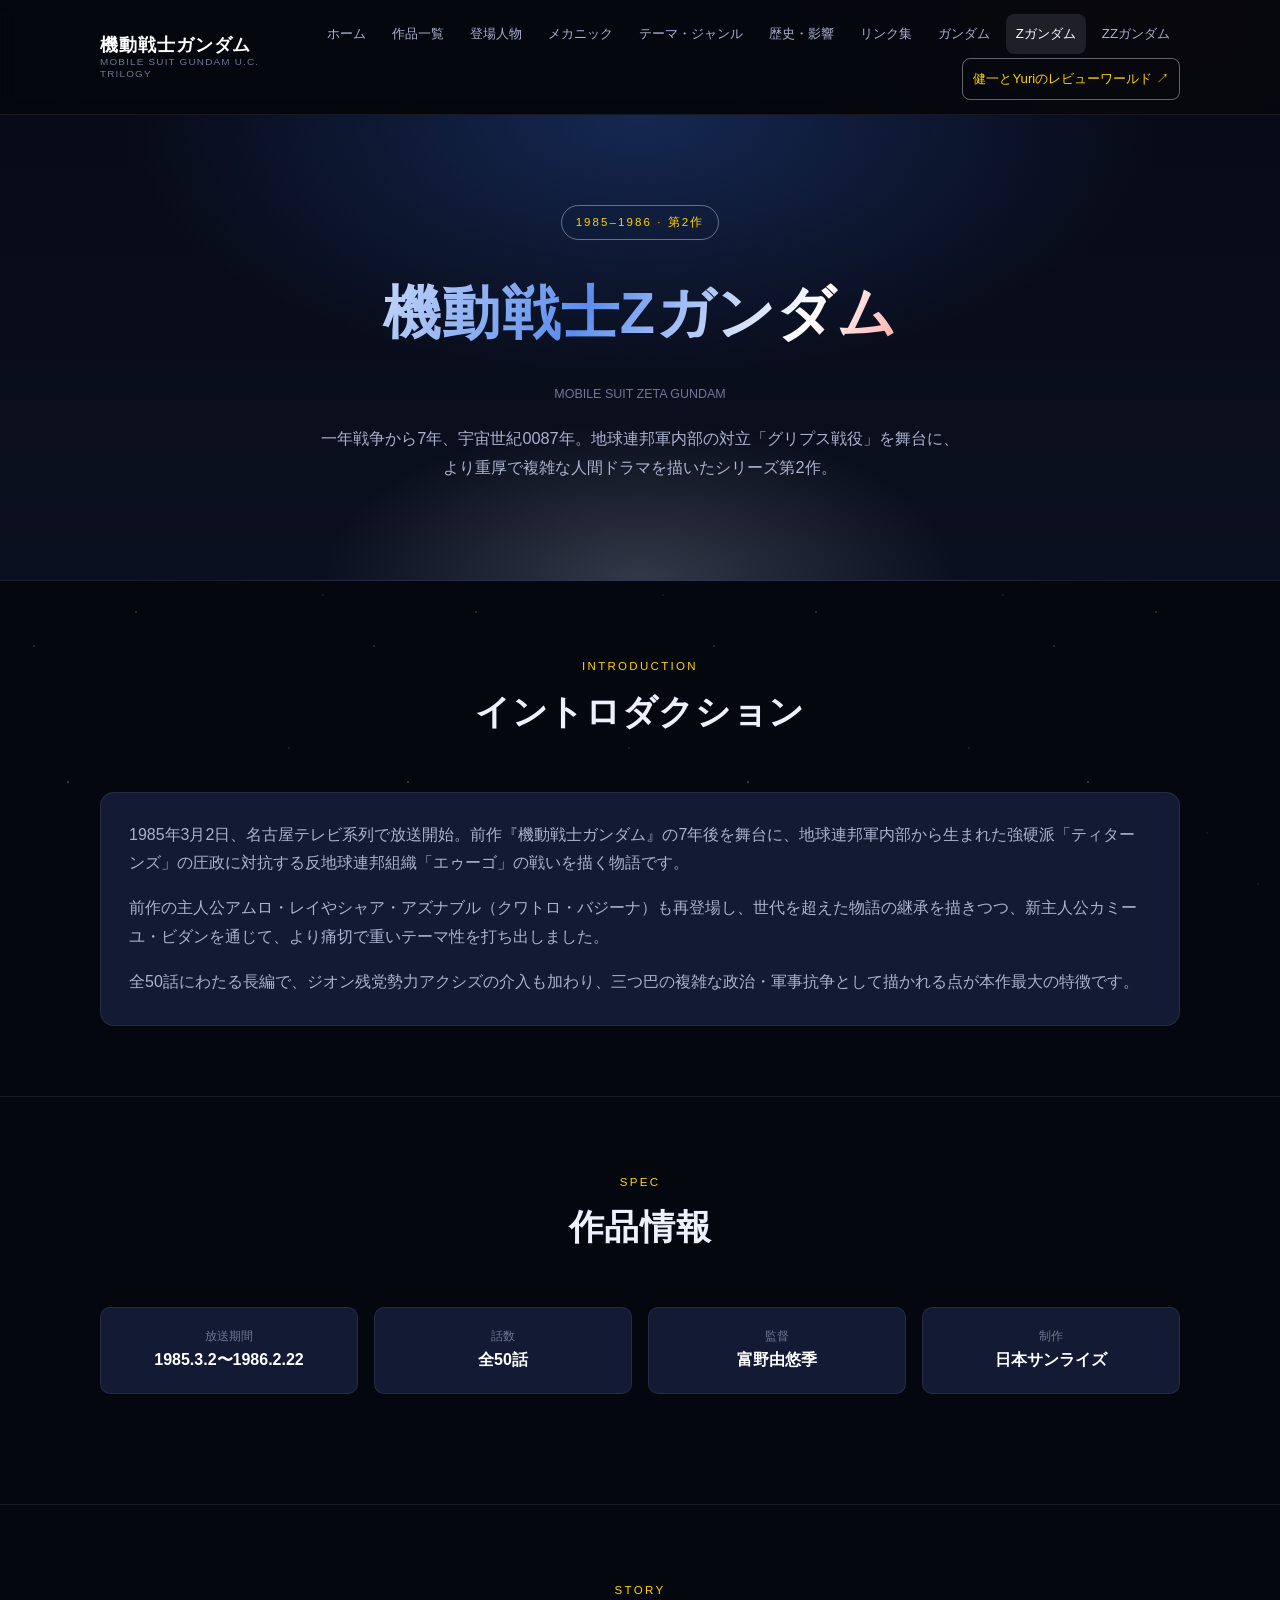
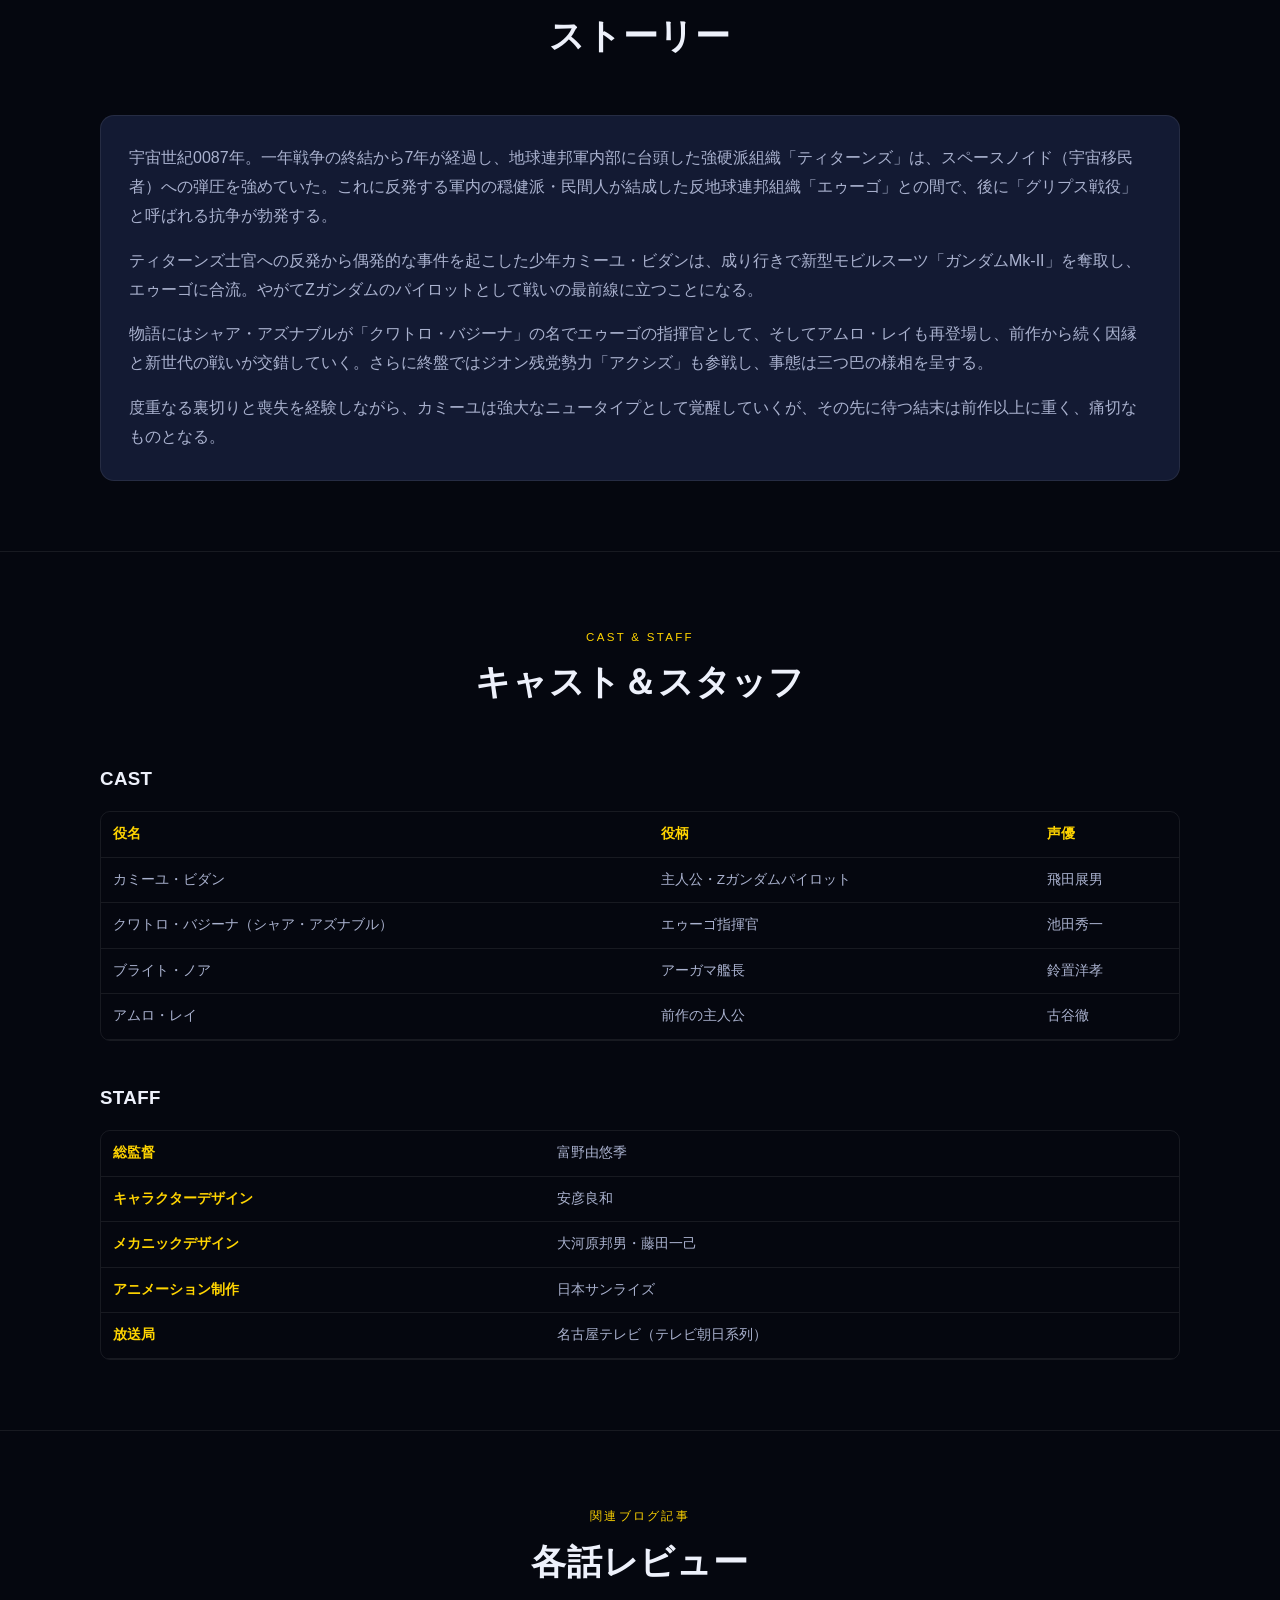
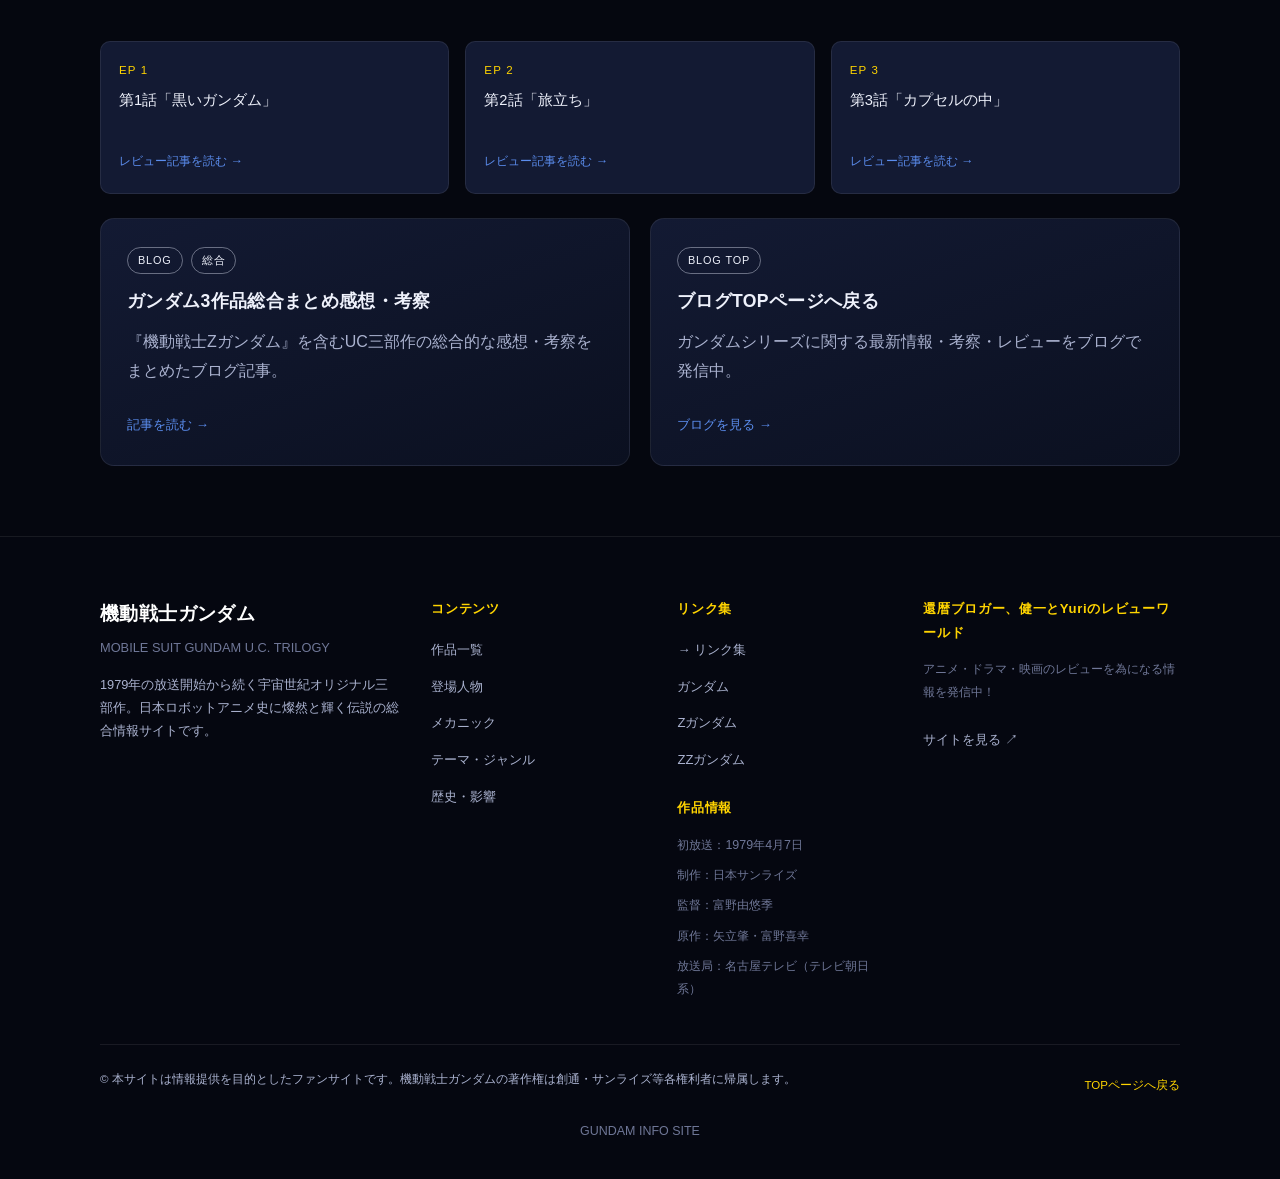
<file: zgundam.html>
<!DOCTYPE html>
<html lang="ja">
<head>
<meta charset="UTF-8">
<meta name="viewport" content="width=device-width, initial-scale=1.0">
<title>機動戦士Ζガンダム | UC三部作 総合情報サイト</title>
<meta name="description" content="1985年放送開始、グリプス戦役を描く『機動戦士Ζガンダム』の作品情報・ストーリー・キャラクター・キャスト＆スタッフを紹介。">
<link rel="stylesheet" href="style.css">
</head>
<body>

<header class="site-header">
  <div class="header-inner">
    <a href="index.html" class="logo">
      <span class="logo-main">機動戦士ガンダム</span>
      <span class="logo-sub">MOBILE SUIT GUNDAM U.C. TRILOGY</span>
    </a>
    <button class="nav-toggle" aria-label="メニューを開く" aria-expanded="false">&#9776;</button>
    <nav class="site-nav">
      <a href="index.html">ホーム</a>
      <a href="works.html">作品一覧</a>
      <a href="characters.html">登場人物</a>
      <a href="mechanics.html">メカニック</a>
      <a href="themes.html">テーマ・ジャンル</a>
      <a href="history.html">歴史・影響</a>
      <a href="links.html">リンク集</a>
      <a href="gundam.html">ガンダム</a>
      <a href="zgundam.html">Ζガンダム</a>
      <a href="zzgundam.html">ΖΖガンダム</a>
      <a href="https://www.anime-station.org/" target="_blank" rel="noopener noreferrer" class="nav-external">健一とYuriのレビューワールド ↗</a>
    </nav>
  </div>
</header>

<main>

  <section class="hero">
    <div class="container">
      <span class="eyebrow">1985–1986 · 第2作</span>
      <h1>機動戦士Ζガンダム</h1>
      <p class="small" style="margin-bottom:18px;">MOBILE SUIT ZETA GUNDAM</p>
      <p class="lead">一年戦争から7年、宇宙世紀0087年。地球連邦軍内部の対立「グリプス戦役」を舞台に、より重厚で複雑な人間ドラマを描いたシリーズ第2作。</p>
    </div>
  </section>

  <!-- INTRO -->
  <section>
    <div class="container">
      <div class="section-head">
        <span class="section-kicker">INTRODUCTION</span>
        <h2>イントロダクション</h2>
      </div>
      <div class="panel">
        <p>1985年3月2日、名古屋テレビ系列で放送開始。前作『機動戦士ガンダム』の7年後を舞台に、地球連邦軍内部から生まれた強硬派「ティターンズ」の圧政に対抗する反地球連邦組織「エゥーゴ」の戦いを描く物語です。</p>
        <p>前作の主人公アムロ・レイやシャア・アズナブル（クワトロ・バジーナ）も再登場し、世代を超えた物語の継承を描きつつ、新主人公カミーユ・ビダンを通じて、より痛切で重いテーマ性を打ち出しました。</p>
        <p style="margin-bottom:0;">全50話にわたる長編で、ジオン残党勢力アクシズの介入も加わり、三つ巴の複雑な政治・軍事抗争として描かれる点が本作最大の特徴です。</p>
      </div>
    </div>
  </section>

  <!-- BASIC SPEC -->
  <section>
    <div class="container">
      <div class="section-head">
        <span class="section-kicker">SPEC</span>
        <h2>作品情報</h2>
      </div>
      <div class="spec-grid">
        <div class="spec-item"><div class="spec-label">放送期間</div><div class="spec-value" style="font-size:1rem;">1985.3.2〜1986.2.22</div></div>
        <div class="spec-item"><div class="spec-label">話数</div><div class="spec-value" style="font-size:1rem;">全50話</div></div>
        <div class="spec-item"><div class="spec-label">監督</div><div class="spec-value" style="font-size:1rem;">富野由悠季</div></div>
        <div class="spec-item"><div class="spec-label">制作</div><div class="spec-value" style="font-size:1rem;">日本サンライズ</div></div>
      </div>
    </div>
  </section>

  <!-- STORY -->
  <section>
    <div class="container">
      <div class="section-head">
        <span class="section-kicker">STORY</span>
        <h2>ストーリー</h2>
      </div>
      <div class="panel">
        <p>宇宙世紀0087年。一年戦争の終結から7年が経過し、地球連邦軍内部に台頭した強硬派組織「ティターンズ」は、スペースノイド（宇宙移民者）への弾圧を強めていた。これに反発する軍内の穏健派・民間人が結成した反地球連邦組織「エゥーゴ」との間で、後に「グリプス戦役」と呼ばれる抗争が勃発する。</p>
        <p>ティターンズ士官への反発から偶発的な事件を起こした少年カミーユ・ビダンは、成り行きで新型モビルスーツ「ガンダムMk-II」を奪取し、エゥーゴに合流。やがてΖガンダムのパイロットとして戦いの最前線に立つことになる。</p>
        <p>物語にはシャア・アズナブルが「クワトロ・バジーナ」の名でエゥーゴの指揮官として、そしてアムロ・レイも再登場し、前作から続く因縁と新世代の戦いが交錯していく。さらに終盤ではジオン残党勢力「アクシズ」も参戦し、事態は三つ巴の様相を呈する。</p>
        <p style="margin-bottom:0;">度重なる裏切りと喪失を経験しながら、カミーユは強大なニュータイプとして覚醒していくが、その先に待つ結末は前作以上に重く、痛切なものとなる。</p>
      </div>
    </div>
  </section>

  <!-- CAST & STAFF -->
  <section>
    <div class="container">
      <div class="section-head">
        <span class="section-kicker">CAST &amp; STAFF</span>
        <h2>キャスト＆スタッフ</h2>
      </div>

      <h3 style="margin-bottom:16px;">CAST</h3>
      <div class="table-scroll" style="margin-bottom:40px;">
        <table class="data-table">
          <thead><tr><th>役名</th><th>役柄</th><th>声優</th></tr></thead>
          <tbody>
            <tr><td>カミーユ・ビダン</td><td>主人公・Ζガンダムパイロット</td><td>飛田展男</td></tr>
            <tr><td>クワトロ・バジーナ（シャア・アズナブル）</td><td>エゥーゴ指揮官</td><td>池田秀一</td></tr>
            <tr><td>ブライト・ノア</td><td>アーガマ艦長</td><td>鈴置洋孝</td></tr>
            <tr><td>アムロ・レイ</td><td>前作の主人公</td><td>古谷徹</td></tr>
          </tbody>
        </table>
      </div>

      <h3 style="margin-bottom:16px;">STAFF</h3>
      <div class="table-scroll">
        <table class="data-table">
          <tbody>
            <tr><th>総監督</th><td>富野由悠季</td></tr>
            <tr><th>キャラクターデザイン</th><td>安彦良和</td></tr>
            <tr><th>メカニックデザイン</th><td>大河原邦男・藤田一己</td></tr>
            <tr><th>アニメーション制作</th><td>日本サンライズ</td></tr>
            <tr><th>放送局</th><td>名古屋テレビ（テレビ朝日系列）</td></tr>
          </tbody>
        </table>
      </div>
    </div>
  </section>

  <!-- BLOG -->
  <section>
    <div class="container">
      <div class="section-head">
        <span class="section-kicker">関連ブログ記事</span>
        <h2>各話レビュー</h2>
      </div>
      <div class="ep-grid">
        <div class="ep-card"><div class="ep-num">EP 1</div><div class="ep-title">第1話「黒いガンダム」</div><a class="ep-link" href="https://ameblo.jp/kenanime2026/entry-12972505602.html" target="_blank" rel="noopener noreferrer">レビュー記事を読む →</a></div>
        <div class="ep-card"><div class="ep-num">EP 2</div><div class="ep-title">第2話「旅立ち」</div><a class="ep-link" href="https://ameblo.jp/kenanime2026/entry-12973173282.html" target="_blank" rel="noopener noreferrer">レビュー記事を読む →</a></div>
        <div class="ep-card"><div class="ep-num">EP 3</div><div class="ep-title">第3話「カプセルの中」</div><a class="ep-link" href="https://ameblo.jp/kenanime2026/entry-12973803558.html" target="_blank" rel="noopener noreferrer">レビュー記事を読む →</a></div>
      </div>
      <div class="grid grid-2" style="margin-top:24px;">
        <a class="card" href="https://ameblo.jp/kenanime2026/entry-12974186454.html" target="_blank" rel="noopener noreferrer">
          <span class="badge badge-outline">BLOG</span><span class="badge badge-outline">総合</span>
          <h3 style="margin-top:12px;">ガンダム3作品総合まとめ感想・考察</h3>
          <p>『機動戦士Ζガンダム』を含むUC三部作の総合的な感想・考察をまとめたブログ記事。</p>
          <span class="card-link">記事を読む →</span>
        </a>
        <a class="card" href="https://www.anime-station.org/" target="_blank" rel="noopener noreferrer">
          <span class="badge badge-outline">BLOG TOP</span>
          <h3 style="margin-top:12px;">ブログTOPページへ戻る</h3>
          <p>ガンダムシリーズに関する最新情報・考察・レビューをブログで発信中。</p>
          <span class="card-link">ブログを見る →</span>
        </a>
      </div>
    </div>
  </section>

</main>

<footer class="site-footer">
  <div class="container">
    <div class="footer-inner">
      <div class="footer-brand">
        <h2>機動戦士ガンダム</h2>
        <p class="small" style="margin-bottom:14px;">MOBILE SUIT GUNDAM U.C. TRILOGY</p>
        <p>1979年の放送開始から続く宇宙世紀オリジナル三部作。日本ロボットアニメ史に燦然と輝く伝説の総合情報サイトです。</p>
      </div>
      <div class="footer-col">
        <h3>コンテンツ</h3>
        <ul>
          <li><a href="works.html">作品一覧</a></li>
          <li><a href="characters.html">登場人物</a></li>
          <li><a href="mechanics.html">メカニック</a></li>
          <li><a href="themes.html">テーマ・ジャンル</a></li>
          <li><a href="history.html">歴史・影響</a></li>
        </ul>
      </div>
      <div class="footer-col">
        <h3>リンク集</h3>
        <ul>
          <li><a href="links.html">→ リンク集</a></li>
          <li><a href="gundam.html">ガンダム</a></li>
          <li><a href="zgundam.html">Ζガンダム</a></li>
          <li><a href="zzgundam.html">ΖΖガンダム</a></li>
        </ul>
        <h3 style="margin-top:22px;">作品情報</h3>
        <ul class="footer-info">
          <li>初放送：1979年4月7日</li>
          <li>制作：日本サンライズ</li>
          <li>監督：富野由悠季</li>
          <li>原作：矢立肇・富野喜幸</li>
          <li>放送局：名古屋テレビ（テレビ朝日系）</li>
        </ul>
      </div>
      <div class="footer-col">
        <h3>還暦ブロガー、健一とYuriのレビューワールド</h3>
        <p class="small">アニメ・ドラマ・映画のレビューを為になる情報を発信中！</p>
        <a href="https://www.anime-station.org/" target="_blank" rel="noopener noreferrer" class="card-link">サイトを見る ↗</a>
      </div>
    </div>
    <div class="footer-bottom">
      <p>© 本サイトは情報提供を目的としたファンサイトです。機動戦士ガンダムの著作権は創通・サンライズ等各権利者に帰属します。</p>
      <a href="index.html">TOPページへ戻る</a>
    </div>
    <p class="small center" style="margin-top:18px;">GUNDAM INFO SITE</p>
  </div>
</footer>

<script src="script.js"></script>
</body>
</html>
</file>
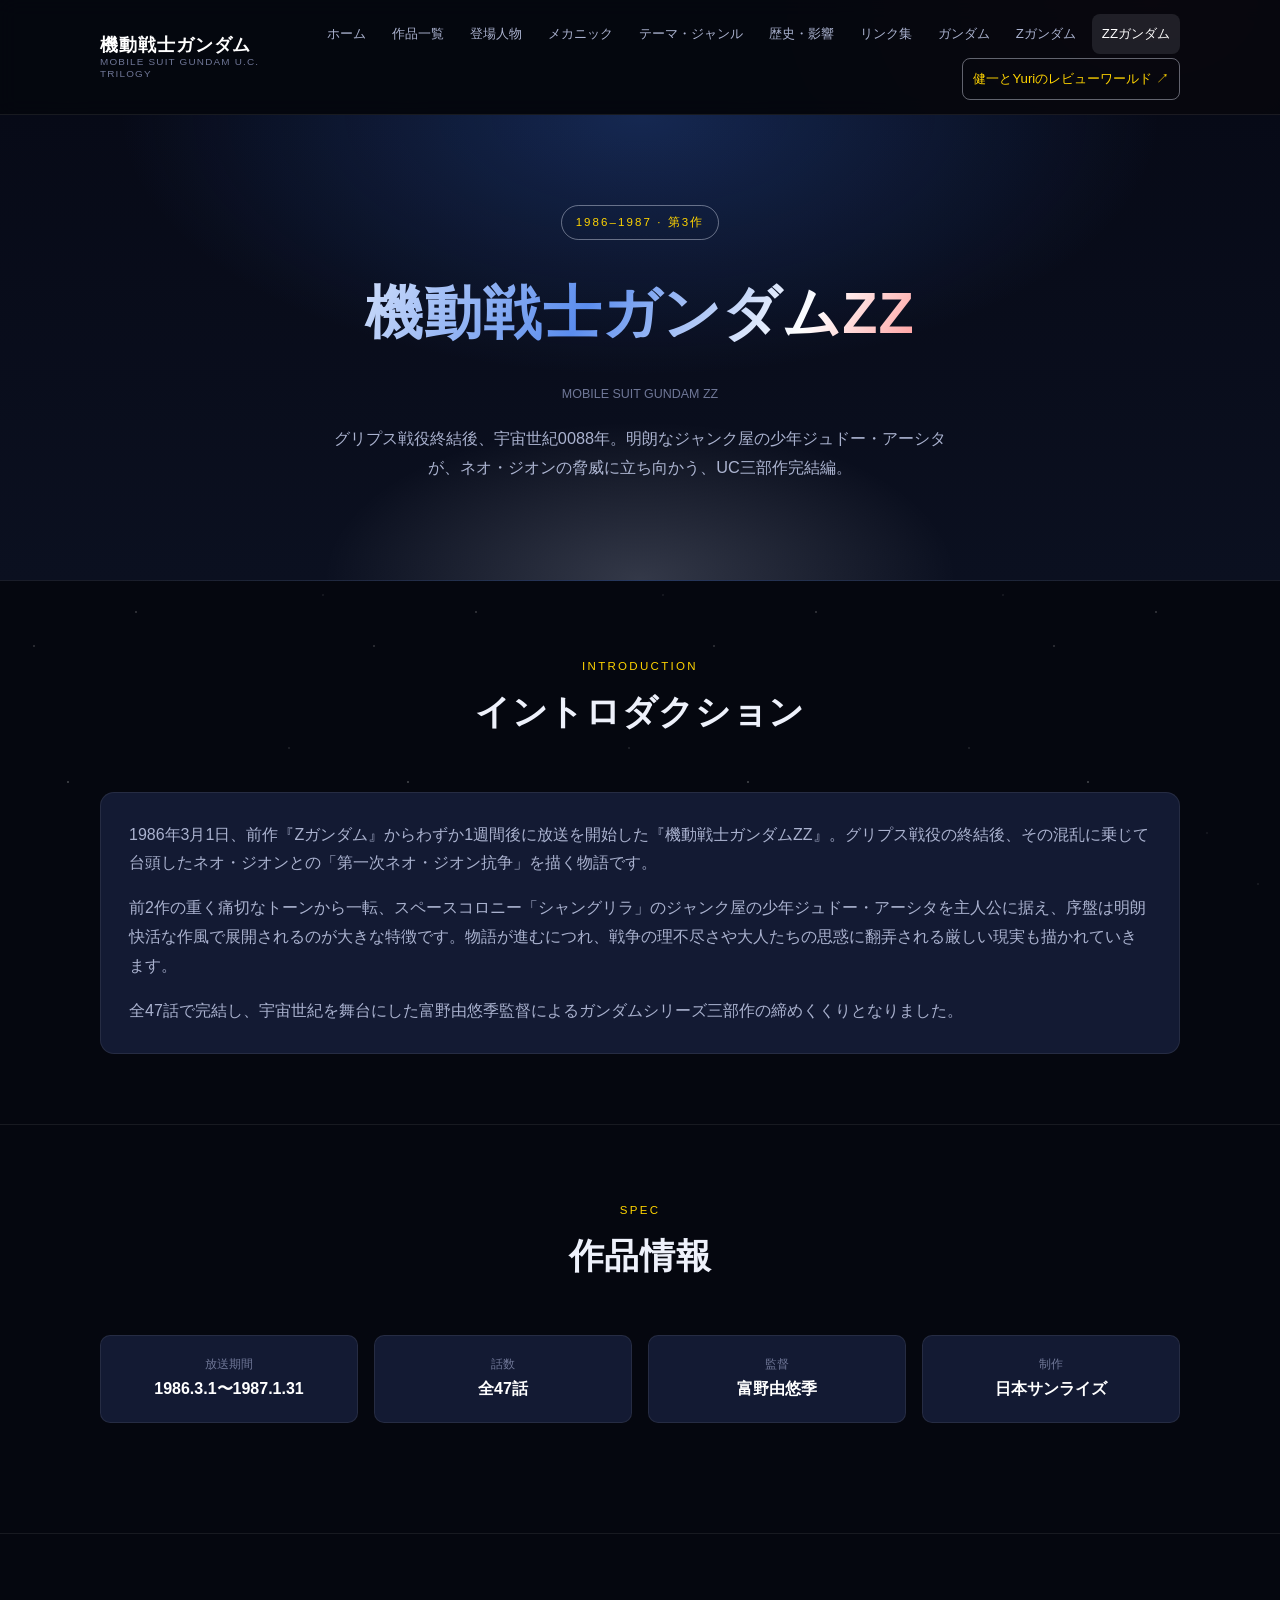
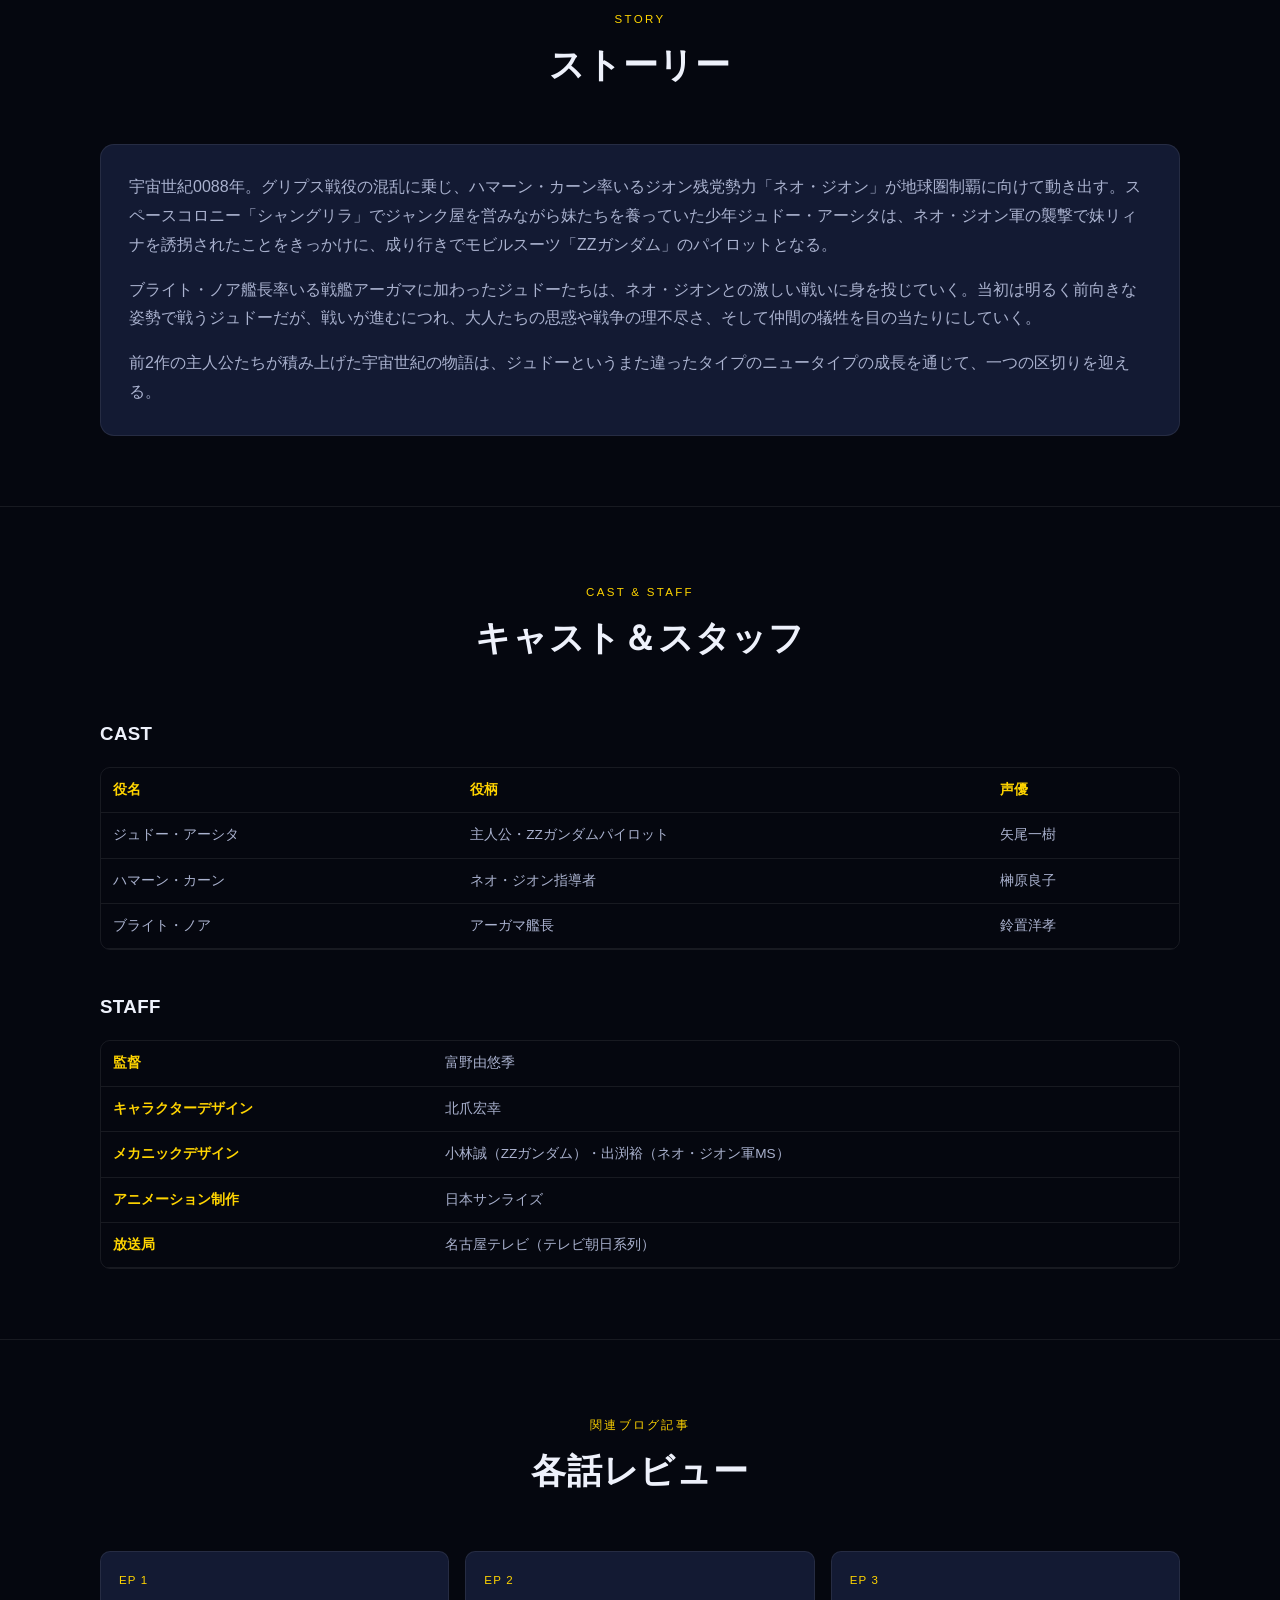
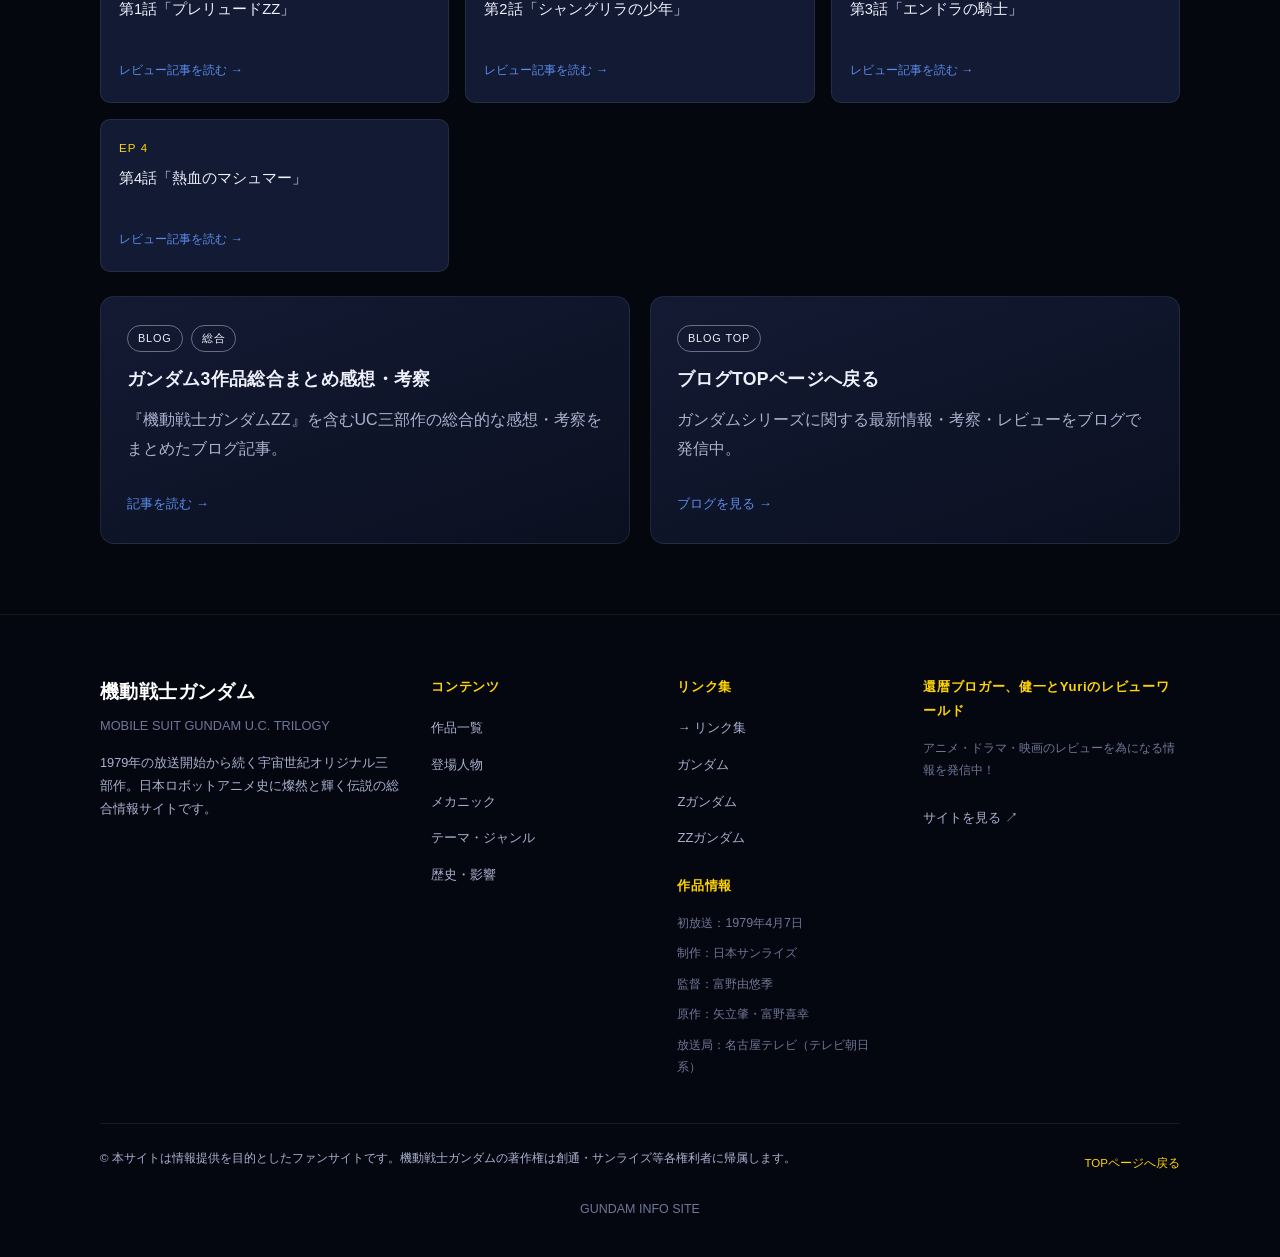
<file: zzgundam.html>
<!DOCTYPE html>
<html lang="ja">
<head>
<meta charset="UTF-8">
<meta name="viewport" content="width=device-width, initial-scale=1.0">
<title>機動戦士ガンダムΖΖ | UC三部作 総合情報サイト</title>
<meta name="description" content="1986年放送開始、第一次ネオ・ジオン抗争を描く『機動戦士ガンダムΖΖ』の作品情報・ストーリー・キャラクター・キャスト＆スタッフを紹介。">
<link rel="stylesheet" href="style.css">
</head>
<body>

<header class="site-header">
  <div class="header-inner">
    <a href="index.html" class="logo">
      <span class="logo-main">機動戦士ガンダム</span>
      <span class="logo-sub">MOBILE SUIT GUNDAM U.C. TRILOGY</span>
    </a>
    <button class="nav-toggle" aria-label="メニューを開く" aria-expanded="false">&#9776;</button>
    <nav class="site-nav">
      <a href="index.html">ホーム</a>
      <a href="works.html">作品一覧</a>
      <a href="characters.html">登場人物</a>
      <a href="mechanics.html">メカニック</a>
      <a href="themes.html">テーマ・ジャンル</a>
      <a href="history.html">歴史・影響</a>
      <a href="links.html">リンク集</a>
      <a href="gundam.html">ガンダム</a>
      <a href="zgundam.html">Ζガンダム</a>
      <a href="zzgundam.html">ΖΖガンダム</a>
      <a href="https://www.anime-station.org/" target="_blank" rel="noopener noreferrer" class="nav-external">健一とYuriのレビューワールド ↗</a>
    </nav>
  </div>
</header>

<main>

  <section class="hero">
    <div class="container">
      <span class="eyebrow">1986–1987 · 第3作</span>
      <h1>機動戦士ガンダムΖΖ</h1>
      <p class="small" style="margin-bottom:18px;">MOBILE SUIT GUNDAM ZZ</p>
      <p class="lead">グリプス戦役終結後、宇宙世紀0088年。明朗なジャンク屋の少年ジュドー・アーシタが、ネオ・ジオンの脅威に立ち向かう、UC三部作完結編。</p>
    </div>
  </section>

  <!-- INTRO -->
  <section>
    <div class="container">
      <div class="section-head">
        <span class="section-kicker">INTRODUCTION</span>
        <h2>イントロダクション</h2>
      </div>
      <div class="panel">
        <p>1986年3月1日、前作『Ζガンダム』からわずか1週間後に放送を開始した『機動戦士ガンダムΖΖ』。グリプス戦役の終結後、その混乱に乗じて台頭したネオ・ジオンとの「第一次ネオ・ジオン抗争」を描く物語です。</p>
        <p>前2作の重く痛切なトーンから一転、スペースコロニー「シャングリラ」のジャンク屋の少年ジュドー・アーシタを主人公に据え、序盤は明朗快活な作風で展開されるのが大きな特徴です。物語が進むにつれ、戦争の理不尽さや大人たちの思惑に翻弄される厳しい現実も描かれていきます。</p>
        <p style="margin-bottom:0;">全47話で完結し、宇宙世紀を舞台にした富野由悠季監督によるガンダムシリーズ三部作の締めくくりとなりました。</p>
      </div>
    </div>
  </section>

  <!-- BASIC SPEC -->
  <section>
    <div class="container">
      <div class="section-head">
        <span class="section-kicker">SPEC</span>
        <h2>作品情報</h2>
      </div>
      <div class="spec-grid">
        <div class="spec-item"><div class="spec-label">放送期間</div><div class="spec-value" style="font-size:1rem;">1986.3.1〜1987.1.31</div></div>
        <div class="spec-item"><div class="spec-label">話数</div><div class="spec-value" style="font-size:1rem;">全47話</div></div>
        <div class="spec-item"><div class="spec-label">監督</div><div class="spec-value" style="font-size:1rem;">富野由悠季</div></div>
        <div class="spec-item"><div class="spec-label">制作</div><div class="spec-value" style="font-size:1rem;">日本サンライズ</div></div>
      </div>
    </div>
  </section>

  <!-- STORY -->
  <section>
    <div class="container">
      <div class="section-head">
        <span class="section-kicker">STORY</span>
        <h2>ストーリー</h2>
      </div>
      <div class="panel">
        <p>宇宙世紀0088年。グリプス戦役の混乱に乗じ、ハマーン・カーン率いるジオン残党勢力「ネオ・ジオン」が地球圏制覇に向けて動き出す。スペースコロニー「シャングリラ」でジャンク屋を営みながら妹たちを養っていた少年ジュドー・アーシタは、ネオ・ジオン軍の襲撃で妹リィナを誘拐されたことをきっかけに、成り行きでモビルスーツ「ΖΖガンダム」のパイロットとなる。</p>
        <p>ブライト・ノア艦長率いる戦艦アーガマに加わったジュドーたちは、ネオ・ジオンとの激しい戦いに身を投じていく。当初は明るく前向きな姿勢で戦うジュドーだが、戦いが進むにつれ、大人たちの思惑や戦争の理不尽さ、そして仲間の犠牲を目の当たりにしていく。</p>
        <p style="margin-bottom:0;">前2作の主人公たちが積み上げた宇宙世紀の物語は、ジュドーというまた違ったタイプのニュータイプの成長を通じて、一つの区切りを迎える。</p>
      </div>
    </div>
  </section>

  <!-- CAST & STAFF -->
  <section>
    <div class="container">
      <div class="section-head">
        <span class="section-kicker">CAST &amp; STAFF</span>
        <h2>キャスト＆スタッフ</h2>
      </div>

      <h3 style="margin-bottom:16px;">CAST</h3>
      <div class="table-scroll" style="margin-bottom:40px;">
        <table class="data-table">
          <thead><tr><th>役名</th><th>役柄</th><th>声優</th></tr></thead>
          <tbody>
            <tr><td>ジュドー・アーシタ</td><td>主人公・ΖΖガンダムパイロット</td><td>矢尾一樹</td></tr>
            <tr><td>ハマーン・カーン</td><td>ネオ・ジオン指導者</td><td>榊原良子</td></tr>
            <tr><td>ブライト・ノア</td><td>アーガマ艦長</td><td>鈴置洋孝</td></tr>
          </tbody>
        </table>
      </div>

      <h3 style="margin-bottom:16px;">STAFF</h3>
      <div class="table-scroll">
        <table class="data-table">
          <tbody>
            <tr><th>監督</th><td>富野由悠季</td></tr>
            <tr><th>キャラクターデザイン</th><td>北爪宏幸</td></tr>
            <tr><th>メカニックデザイン</th><td>小林誠（ΖΖガンダム）・出渕裕（ネオ・ジオン軍MS）</td></tr>
            <tr><th>アニメーション制作</th><td>日本サンライズ</td></tr>
            <tr><th>放送局</th><td>名古屋テレビ（テレビ朝日系列）</td></tr>
          </tbody>
        </table>
      </div>
    </div>
  </section>

  <!-- BLOG -->
  <section>
    <div class="container">
      <div class="section-head">
        <span class="section-kicker">関連ブログ記事</span>
        <h2>各話レビュー</h2>
      </div>
      <div class="ep-grid">
        <div class="ep-card"><div class="ep-num">EP 1</div><div class="ep-title">第1話「プレリュードΖΖ」</div><a class="ep-link" href="https://ameblo.jp/kenanime2026/entry-12972090664.html" target="_blank" rel="noopener noreferrer">レビュー記事を読む →</a></div>
        <div class="ep-card"><div class="ep-num">EP 2</div><div class="ep-title">第2話「シャングリラの少年」</div><a class="ep-link" href="https://ameblo.jp/kenanime2026/entry-12972800681.html" target="_blank" rel="noopener noreferrer">レビュー記事を読む →</a></div>
        <div class="ep-card"><div class="ep-num">EP 3</div><div class="ep-title">第3話「エンドラの騎士」</div><a class="ep-link" href="https://ameblo.jp/kenanime2026/entry-12973432655.html" target="_blank" rel="noopener noreferrer">レビュー記事を読む →</a></div>
        <div class="ep-card"><div class="ep-num">EP 4</div><div class="ep-title">第4話「熱血のマシュマー」</div><a class="ep-link" href="https://ameblo.jp/kenanime2026/entry-12974123409.html" target="_blank" rel="noopener noreferrer">レビュー記事を読む →</a></div>
      </div>
      <div class="grid grid-2" style="margin-top:24px;">
        <a class="card" href="https://ameblo.jp/kenanime2026/entry-12974186454.html" target="_blank" rel="noopener noreferrer">
          <span class="badge badge-outline">BLOG</span><span class="badge badge-outline">総合</span>
          <h3 style="margin-top:12px;">ガンダム3作品総合まとめ感想・考察</h3>
          <p>『機動戦士ガンダムΖΖ』を含むUC三部作の総合的な感想・考察をまとめたブログ記事。</p>
          <span class="card-link">記事を読む →</span>
        </a>
        <a class="card" href="https://www.anime-station.org/" target="_blank" rel="noopener noreferrer">
          <span class="badge badge-outline">BLOG TOP</span>
          <h3 style="margin-top:12px;">ブログTOPページへ戻る</h3>
          <p>ガンダムシリーズに関する最新情報・考察・レビューをブログで発信中。</p>
          <span class="card-link">ブログを見る →</span>
        </a>
      </div>
    </div>
  </section>

</main>

<footer class="site-footer">
  <div class="container">
    <div class="footer-inner">
      <div class="footer-brand">
        <h2>機動戦士ガンダム</h2>
        <p class="small" style="margin-bottom:14px;">MOBILE SUIT GUNDAM U.C. TRILOGY</p>
        <p>1979年の放送開始から続く宇宙世紀オリジナル三部作。日本ロボットアニメ史に燦然と輝く伝説の総合情報サイトです。</p>
      </div>
      <div class="footer-col">
        <h3>コンテンツ</h3>
        <ul>
          <li><a href="works.html">作品一覧</a></li>
          <li><a href="characters.html">登場人物</a></li>
          <li><a href="mechanics.html">メカニック</a></li>
          <li><a href="themes.html">テーマ・ジャンル</a></li>
          <li><a href="history.html">歴史・影響</a></li>
        </ul>
      </div>
      <div class="footer-col">
        <h3>リンク集</h3>
        <ul>
          <li><a href="links.html">→ リンク集</a></li>
          <li><a href="gundam.html">ガンダム</a></li>
          <li><a href="zgundam.html">Ζガンダム</a></li>
          <li><a href="zzgundam.html">ΖΖガンダム</a></li>
        </ul>
        <h3 style="margin-top:22px;">作品情報</h3>
        <ul class="footer-info">
          <li>初放送：1979年4月7日</li>
          <li>制作：日本サンライズ</li>
          <li>監督：富野由悠季</li>
          <li>原作：矢立肇・富野喜幸</li>
          <li>放送局：名古屋テレビ（テレビ朝日系）</li>
        </ul>
      </div>
      <div class="footer-col">
        <h3>還暦ブロガー、健一とYuriのレビューワールド</h3>
        <p class="small">アニメ・ドラマ・映画のレビューを為になる情報を発信中！</p>
        <a href="https://www.anime-station.org/" target="_blank" rel="noopener noreferrer" class="card-link">サイトを見る ↗</a>
      </div>
    </div>
    <div class="footer-bottom">
      <p>© 本サイトは情報提供を目的としたファンサイトです。機動戦士ガンダムの著作権は創通・サンライズ等各権利者に帰属します。</p>
      <a href="index.html">TOPページへ戻る</a>
    </div>
    <p class="small center" style="margin-top:18px;">GUNDAM INFO SITE</p>
  </div>
</footer>

<script src="script.js"></script>
</body>
</html>
</file>
<file: style.css>
/* =========================================================
   機動戦士ガンダム UC三部作 総合情報サイト — style.css
   ダークテーマ / 宇宙世紀ホワイト・レッド・ブルー・イエロー配色 / レスポンシブ対応
   ========================================================= */

:root {
  --bg-void: #05070f;
  --bg-panel: #0b1020;
  --bg-panel-alt: #10162b;
  --bg-card: #131a33;
  --border-soft: rgba(255, 255, 255, 0.08);
  --border-strong: rgba(235, 240, 255, 0.4);
  --text-main: #eef1fb;
  --text-sub: #aab2cf;
  --text-faint: #6f7797;
  --gold: #eef1fb;
  --gold-bright: #ffffff;
  --red: #c8102e;
  --red-bright: #ff4d4d;
  --blue-glow: #2f5fbf;
  --blue-bright: #5b8dee;
  --yellow: #ffd400;
  --yellow-bright: #ffe14d;
  --max-width: 1120px;
  --radius: 14px;
  --shadow-soft: 0 10px 30px rgba(0, 0, 0, 0.45);
}

* {
  box-sizing: border-box;
}

html {
  scroll-behavior: smooth;
}

body {
  margin: 0;
  font-family: "Hiragino Kaku Gothic ProN", "Hiragino Sans", "Yu Gothic", "Noto Sans JP", "Meiryo", sans-serif;
  background:
    radial-gradient(ellipse 900px 500px at 12% -10%, rgba(47, 95, 191, 0.28), transparent 60%),
    radial-gradient(ellipse 700px 500px at 90% 0%, rgba(200, 16, 46, 0.16), transparent 55%),
    var(--bg-void);
  color: var(--text-main);
  line-height: 1.8;
  overflow-x: hidden;
}

img, svg {
  max-width: 100%;
  display: block;
}

a {
  color: inherit;
  text-decoration: none;
}

ul {
  padding: 0;
  margin: 0;
  list-style: none;
}

h1, h2, h3, h4 {
  margin: 0;
  font-weight: 700;
  letter-spacing: 0.02em;
}

p {
  margin: 0 0 1em;
  color: var(--text-sub);
}

.container {
  max-width: var(--max-width);
  margin: 0 auto;
  padding: 0 20px;
}

/* ---------- starfield backdrop ---------- */
body::before {
  content: "";
  position: fixed;
  inset: 0;
  z-index: -1;
  background-image:
    radial-gradient(2px 2px at 20% 30%, rgba(255,255,255,0.7), transparent 60%),
    radial-gradient(1.5px 1.5px at 70% 60%, rgba(255,255,255,0.5), transparent 60%),
    radial-gradient(2px 2px at 40% 80%, rgba(255,255,255,0.55), transparent 60%),
    radial-gradient(1.5px 1.5px at 85% 20%, rgba(255,255,255,0.6), transparent 60%),
    radial-gradient(1.5px 1.5px at 55% 45%, rgba(255,255,255,0.4), transparent 60%),
    radial-gradient(2px 2px at 10% 90%, rgba(255,255,255,0.5), transparent 60%),
    radial-gradient(1.5px 1.5px at 95% 75%, rgba(255,255,255,0.45), transparent 60%);
  background-repeat: repeat;
  background-size: 340px 340px;
  opacity: 0.7;
}

/* ---------- header / nav ---------- */
.site-header {
  position: sticky;
  top: 0;
  z-index: 100;
  background: rgba(5, 7, 15, 0.86);
  backdrop-filter: blur(10px);
  border-bottom: 1px solid var(--border-soft);
}

.header-inner {
  max-width: var(--max-width);
  margin: 0 auto;
  padding: 14px 20px;
  display: flex;
  align-items: center;
  justify-content: space-between;
  gap: 16px;
}

.logo {
  display: flex;
  flex-direction: column;
  line-height: 1.2;
}

.logo-main {
  font-size: 1.15rem;
  font-weight: 800;
  color: var(--gold-bright);
  letter-spacing: 0.05em;
}

.logo-sub {
  font-size: 0.62rem;
  color: var(--text-faint);
  letter-spacing: 0.12em;
}

.nav-toggle {
  display: none;
  background: none;
  border: 1px solid var(--border-soft);
  color: var(--text-main);
  font-size: 1.3rem;
  width: 42px;
  height: 42px;
  border-radius: 8px;
  cursor: pointer;
}

.site-nav {
  display: flex;
  flex-wrap: wrap;
  gap: 4px 6px;
  justify-content: flex-end;
}

.site-nav a {
  font-size: 0.83rem;
  padding: 8px 10px;
  border-radius: 8px;
  color: var(--text-sub);
  white-space: nowrap;
  transition: color 0.2s, background 0.2s;
}

.site-nav a:hover,
.site-nav a.active {
  color: var(--gold-bright);
  background: rgba(235, 240, 255, 0.1);
}

.site-nav a.nav-external {
  color: var(--yellow);
  border: 1px solid var(--border-strong);
}

/* ---------- hero ---------- */
.hero {
  position: relative;
  padding: 90px 20px 70px;
  text-align: center;
  overflow: hidden;
  background:
    radial-gradient(ellipse 800px 400px at 50% 0%, rgba(47, 95, 191, 0.35), transparent 65%),
    linear-gradient(180deg, #070a17 0%, #0b1020 100%);
  border-bottom: 1px solid var(--border-soft);
}

.hero::after {
  content: "";
  position: absolute;
  left: 50%;
  bottom: -160px;
  transform: translateX(-50%);
  width: 640px;
  height: 320px;
  background: radial-gradient(ellipse, rgba(235, 240, 255, 0.18), transparent 70%);
  pointer-events: none;
}

.eyebrow {
  display: inline-block;
  font-size: 0.72rem;
  letter-spacing: 0.18em;
  color: var(--yellow);
  border: 1px solid var(--border-strong);
  padding: 6px 14px;
  border-radius: 999px;
  margin-bottom: 22px;
}

.hero h1 {
  font-size: clamp(2.1rem, 6vw, 3.6rem);
  background: linear-gradient(120deg, #fff 15%, var(--blue-bright) 45%, #fff 65%, var(--red-bright) 85%);
  -webkit-background-clip: text;
  background-clip: text;
  color: transparent;
  margin-bottom: 18px;
}

.hero .lead {
  max-width: 640px;
  margin: 0 auto 28px;
  color: var(--text-sub);
  font-size: 1.02rem;
}

.hero-note {
  margin-top: 26px;
  font-size: 0.72rem;
  color: var(--text-faint);
}

.button-row {
  display: flex;
  flex-wrap: wrap;
  gap: 12px;
  justify-content: center;
  margin-bottom: 14px;
}

.btn {
  display: inline-block;
  padding: 12px 26px;
  border-radius: 999px;
  font-size: 0.9rem;
  font-weight: 700;
  letter-spacing: 0.03em;
  transition: transform 0.2s, box-shadow 0.2s;
}

.btn-primary {
  background: linear-gradient(120deg, var(--gold), var(--gold-bright));
  color: #0d1220;
}

.btn-outline {
  border: 1px solid var(--border-strong);
  color: var(--gold-bright);
}

.btn-blog {
  border: 1px solid var(--border-strong);
  color: var(--yellow);
  padding: 10px 20px;
  border-radius: 999px;
  font-size: 0.85rem;
  display: inline-flex;
  align-items: center;
  gap: 8px;
}

.btn:hover {
  transform: translateY(-2px);
  box-shadow: var(--shadow-soft);
}

/* ---------- sections ---------- */
section {
  padding: 70px 0;
  border-bottom: 1px solid var(--border-soft);
}

.section-head {
  text-align: center;
  max-width: 680px;
  margin: 0 auto 48px;
}

.section-kicker {
  font-size: 0.72rem;
  letter-spacing: 0.2em;
  color: var(--yellow);
  margin-bottom: 10px;
}

.section-head h2 {
  font-size: clamp(1.5rem, 4vw, 2.2rem);
  margin-bottom: 14px;
}

.section-head p {
  color: var(--text-sub);
}

.image-note {
  text-align: center;
  font-size: 0.72rem;
  color: var(--text-faint);
  margin-top: 8px;
}

/* ---------- grid / cards ---------- */
.grid {
  display: grid;
  gap: 20px;
}

.grid-2 { grid-template-columns: repeat(2, 1fr); }
.grid-3 { grid-template-columns: repeat(3, 1fr); }
.grid-4 { grid-template-columns: repeat(4, 1fr); }

.card {
  background: linear-gradient(160deg, var(--bg-card), var(--bg-panel));
  border: 1px solid var(--border-soft);
  border-radius: var(--radius);
  padding: 26px;
  transition: border-color 0.2s, transform 0.2s;
}

.card:hover {
  border-color: var(--border-strong);
  transform: translateY(-3px);
}

.card h3 {
  font-size: 1.1rem;
  margin-bottom: 10px;
  color: var(--text-main);
}

.card .card-icon {
  font-size: 1.6rem;
  margin-bottom: 14px;
}

.card-link {
  display: inline-block;
  margin-top: 12px;
  font-size: 0.82rem;
  color: var(--blue-bright);
}

/* stat row */
.stat-row {
  display: flex;
  flex-wrap: wrap;
  justify-content: center;
  gap: 40px;
  margin: 34px 0;
}

.stat {
  text-align: center;
}

.stat .num {
  font-size: 2.2rem;
  font-weight: 800;
  color: var(--gold-bright);
}

.stat .label {
  font-size: 0.78rem;
  color: var(--text-faint);
}

/* tag pill */
.tag {
  display: inline-block;
  font-size: 0.72rem;
  color: var(--text-sub);
  border: 1px solid var(--border-soft);
  border-radius: 999px;
  padding: 3px 10px;
  margin: 3px 4px 0 0;
}

.badge {
  display: inline-block;
  font-size: 0.68rem;
  letter-spacing: 0.08em;
  color: #0d1220;
  background: var(--gold);
  border-radius: 999px;
  padding: 3px 10px;
  margin-right: 8px;
}

.badge-outline {
  background: none;
  color: var(--gold);
  border: 1px solid var(--border-strong);
}

.badge-red {
  background: var(--red);
  color: #fff;
}

.badge-blue {
  background: var(--blue-glow);
  color: #fff;
}

.badge-yellow {
  background: var(--yellow);
  color: #2a2200;
}

/* ---------- timeline ---------- */
.timeline {
  position: relative;
  margin: 0 auto;
  max-width: 820px;
  padding-left: 26px;
  border-left: 2px solid var(--border-strong);
}

.timeline-item {
  position: relative;
  padding: 0 0 34px 20px;
}

.timeline-item::before {
  content: "";
  position: absolute;
  left: -33px;
  top: 4px;
  width: 12px;
  height: 12px;
  border-radius: 50%;
  background: var(--gold-bright);
  box-shadow: 0 0 0 4px rgba(235, 240, 255, 0.18);
}

.timeline-year {
  font-size: 1.3rem;
  font-weight: 800;
  color: var(--gold-bright);
}

.timeline-item h3 {
  margin: 4px 0 8px;
  font-size: 1.05rem;
}

/* ---------- episode / blog list ---------- */
.ep-grid {
  display: grid;
  grid-template-columns: repeat(3, 1fr);
  gap: 16px;
}

.ep-card {
  background: var(--bg-card);
  border: 1px solid var(--border-soft);
  border-radius: 10px;
  padding: 18px;
}

.ep-num {
  font-size: 0.72rem;
  color: var(--yellow);
  letter-spacing: 0.1em;
  margin-bottom: 6px;
}

.ep-title {
  font-size: 0.92rem;
  color: var(--text-main);
  margin-bottom: 12px;
  min-height: 3.2em;
}

.ep-link {
  font-size: 0.78rem;
  color: var(--blue-bright);
}

.ep-link:hover {
  text-decoration: underline;
}

/* ---------- tabs ---------- */
.tabbar {
  display: flex;
  justify-content: center;
  gap: 10px;
  margin-bottom: 34px;
  flex-wrap: wrap;
}

.tab-btn {
  background: var(--bg-card);
  border: 1px solid var(--border-soft);
  color: var(--text-sub);
  padding: 10px 20px;
  border-radius: 999px;
  font-size: 0.85rem;
  cursor: pointer;
}

.tab-btn.active {
  color: #0d1220;
  background: var(--gold);
  border-color: var(--gold);
}

.tab-panel {
  display: none;
}

.tab-panel.active {
  display: block;
}

/* ---------- character card ---------- */
.char-card {
  background: var(--bg-card);
  border: 1px solid var(--border-soft);
  border-radius: var(--radius);
  padding: 24px;
}

.char-avatar {
  width: 56px;
  height: 56px;
  border-radius: 50%;
  display: flex;
  align-items: center;
  justify-content: center;
  font-weight: 800;
  font-size: 1.2rem;
  color: #fff;
  background: linear-gradient(135deg, var(--blue-glow), var(--blue-bright));
  margin-bottom: 14px;
}

.char-name-en {
  font-size: 0.72rem;
  color: var(--text-faint);
}

.char-meta {
  font-size: 0.78rem;
  color: var(--yellow);
  margin: 6px 0 12px;
}

/* enemy variant */
.char-card.enemy .char-avatar {
  background: linear-gradient(135deg, var(--red), var(--red-bright));
  color: #fff;
}

.char-card.enemy .char-meta {
  color: var(--red-bright);
}

/* ---------- spec table ---------- */
.spec-grid {
  display: grid;
  grid-template-columns: repeat(4, 1fr);
  gap: 16px;
  margin-bottom: 40px;
}

.spec-item {
  text-align: center;
  background: var(--bg-card);
  border: 1px solid var(--border-soft);
  border-radius: 10px;
  padding: 18px 10px;
}

.spec-icon {
  font-size: 1.4rem;
  margin-bottom: 6px;
}

.spec-value {
  font-size: 1.15rem;
  font-weight: 800;
  color: var(--gold-bright);
}

.spec-label {
  font-size: 0.72rem;
  color: var(--text-faint);
}

table.data-table {
  width: 100%;
  border-collapse: collapse;
  font-size: 0.85rem;
}

table.data-table th,
table.data-table td {
  text-align: left;
  padding: 10px 12px;
  border-bottom: 1px solid var(--border-soft);
  color: var(--text-sub);
}

table.data-table th {
  color: var(--yellow);
  font-weight: 700;
}

.table-scroll {
  overflow-x: auto;
  border: 1px solid var(--border-soft);
  border-radius: 10px;
}

/* ---------- link list (links page) ---------- */
.link-group {
  margin-bottom: 40px;
}

.link-group h3 {
  font-size: 1rem;
  color: var(--gold-bright);
  margin-bottom: 14px;
  display: flex;
  align-items: center;
  gap: 8px;
}

.link-list a {
  display: flex;
  justify-content: space-between;
  align-items: center;
  gap: 16px;
  background: var(--bg-card);
  border: 1px solid var(--border-soft);
  border-radius: 10px;
  padding: 16px 20px;
  margin-bottom: 10px;
  transition: border-color 0.2s;
}

.link-list a:hover {
  border-color: var(--border-strong);
}

.link-list .link-title {
  color: var(--text-main);
  font-weight: 700;
  font-size: 0.92rem;
}

.link-list .link-desc {
  color: var(--text-faint);
  font-size: 0.78rem;
  font-weight: 400;
}

.link-list .link-arrow {
  color: var(--yellow);
  flex-shrink: 0;
}

.notice-box {
  background: var(--bg-panel-alt);
  border: 1px solid var(--border-soft);
  border-radius: var(--radius);
  padding: 24px;
  font-size: 0.84rem;
  color: var(--text-faint);
}

.notice-box p {
  margin-bottom: 8px;
  color: var(--text-faint);
}

/* ---------- misc content blocks ---------- */
.panel {
  background: var(--bg-card);
  border: 1px solid var(--border-soft);
  border-radius: var(--radius);
  padding: 28px;
}

.two-col {
  display: grid;
  grid-template-columns: 1.1fr 0.9fr;
  gap: 40px;
  align-items: center;
}

.quote-block {
  border-left: 3px solid var(--blue-bright);
  padding-left: 18px;
  font-style: italic;
  color: var(--text-sub);
  margin: 20px 0;
}

.chapter-card {
  background: var(--bg-card);
  border: 1px solid var(--border-soft);
  border-radius: var(--radius);
  padding: 22px;
  margin-bottom: 16px;
}

.chapter-card.current {
  border-color: var(--border-strong);
  background: linear-gradient(160deg, rgba(235, 240, 255, 0.08), var(--bg-card));
}

.chapter-head {
  display: flex;
  align-items: center;
  gap: 12px;
  margin-bottom: 10px;
  flex-wrap: wrap;
}

.chapter-num {
  font-weight: 800;
  color: var(--gold-bright);
}

.status-pill {
  font-size: 0.68rem;
  padding: 3px 10px;
  border-radius: 999px;
  border: 1px solid var(--border-soft);
  color: var(--text-faint);
}

.status-pill.done {
  color: var(--yellow);
  border-color: var(--border-strong);
}

.status-pill.wip {
  color: var(--text-faint);
}

/* ---------- blog CTA section ---------- */
.blog-cta {
  text-align: center;
  background: linear-gradient(160deg, rgba(235, 240, 255, 0.08), var(--bg-panel));
  border: 1px solid var(--border-strong);
  border-radius: var(--radius);
  padding: 40px 24px;
}

/* ---------- footer ---------- */
.site-footer {
  background: #050710;
  padding: 60px 0 24px;
}

.footer-inner {
  display: grid;
  grid-template-columns: 1.4fr 1fr 1fr 1.2fr;
  gap: 32px;
  padding-bottom: 36px;
  border-bottom: 1px solid var(--border-soft);
}

.footer-brand h2 {
  color: var(--gold-bright);
  font-size: 1.2rem;
  margin-bottom: 4px;
}

.footer-brand p {
  font-size: 0.8rem;
}

.footer-col h3 {
  font-size: 0.82rem;
  color: var(--yellow);
  margin-bottom: 14px;
  letter-spacing: 0.05em;
}

.footer-col li {
  margin-bottom: 8px;
}

.footer-col a {
  font-size: 0.82rem;
  color: var(--text-sub);
}

.footer-col a:hover {
  color: var(--gold-bright);
}

.footer-info li {
  font-size: 0.78rem;
  color: var(--text-faint);
}

.footer-bottom {
  padding-top: 24px;
  display: flex;
  flex-wrap: wrap;
  gap: 12px;
  justify-content: space-between;
  align-items: center;
  font-size: 0.72rem;
  color: var(--text-faint);
}

.footer-bottom a {
  color: var(--yellow);
}

/* ---------- utility ---------- */
.mt-0 { margin-top: 0; }
.center { text-align: center; }
.small { font-size: 0.78rem; color: var(--text-faint); }

/* =========================================================
   Responsive
   ========================================================= */
@media (max-width: 960px) {
  .grid-4 { grid-template-columns: repeat(2, 1fr); }
  .grid-3 { grid-template-columns: repeat(2, 1fr); }
  .ep-grid { grid-template-columns: repeat(2, 1fr); }
  .footer-inner { grid-template-columns: 1fr 1fr; }
  .two-col { grid-template-columns: 1fr; }
  .spec-grid { grid-template-columns: repeat(4, 1fr); }
}

@media (max-width: 720px) {
  .nav-toggle {
    display: inline-flex;
    align-items: center;
    justify-content: center;
  }

  .site-nav {
    display: none;
    position: absolute;
    top: 100%;
    left: 0;
    right: 0;
    background: rgba(5, 7, 15, 0.98);
    border-bottom: 1px solid var(--border-soft);
    flex-direction: column;
    align-items: stretch;
    padding: 10px 16px 20px;
    gap: 2px;
  }

  .site-header.nav-open .site-nav {
    display: flex;
  }

  .site-nav a {
    padding: 12px 10px;
  }

  .hero { padding: 60px 16px 50px; }

  section { padding: 50px 0; }

  .grid-2,
  .grid-3,
  .grid-4 {
    grid-template-columns: 1fr;
  }

  .ep-grid { grid-template-columns: 1fr; }

  .footer-inner { grid-template-columns: 1fr; }

  .spec-grid { grid-template-columns: repeat(2, 1fr); }

  .stat-row { gap: 24px; }

  .link-list a {
    flex-direction: column;
    align-items: flex-start;
  }
}

@media (max-width: 480px) {
  .logo-main { font-size: 1rem; }
  .hero h1 { font-size: 1.8rem; }
}
</file>
